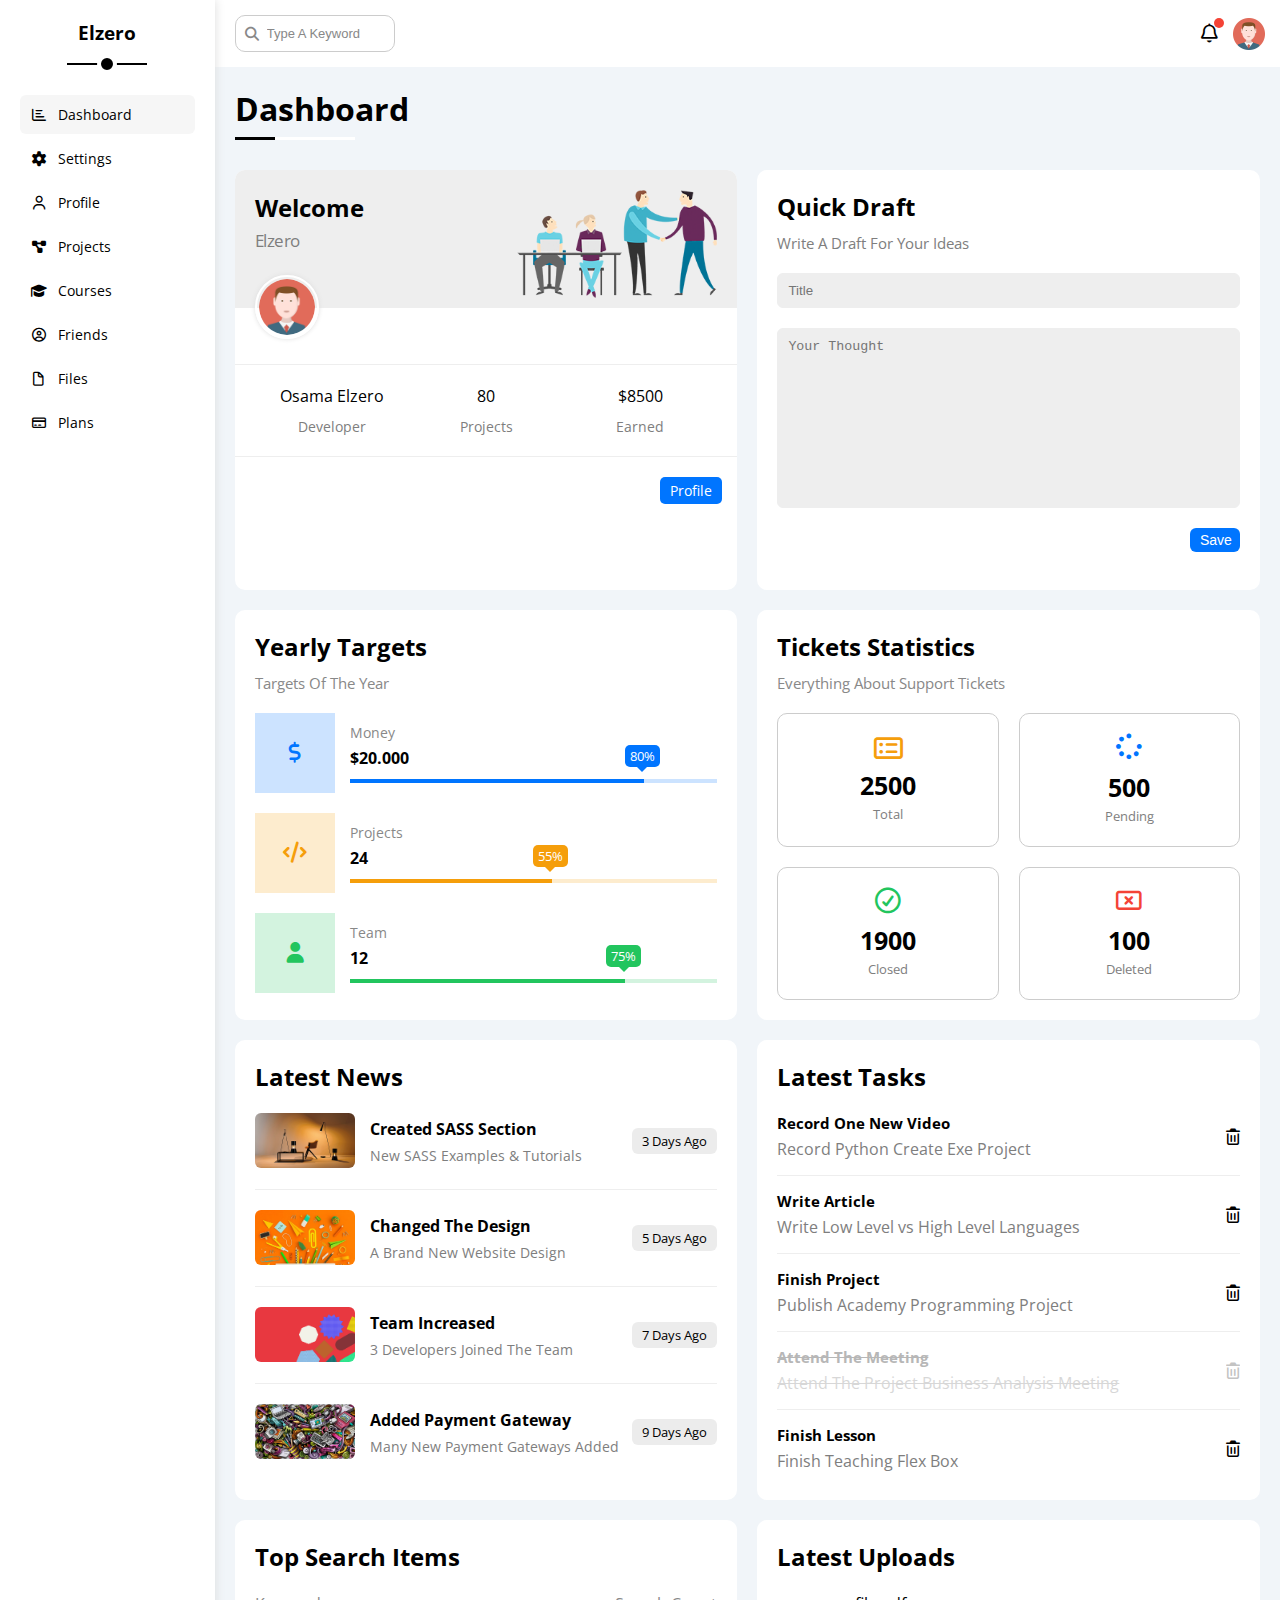
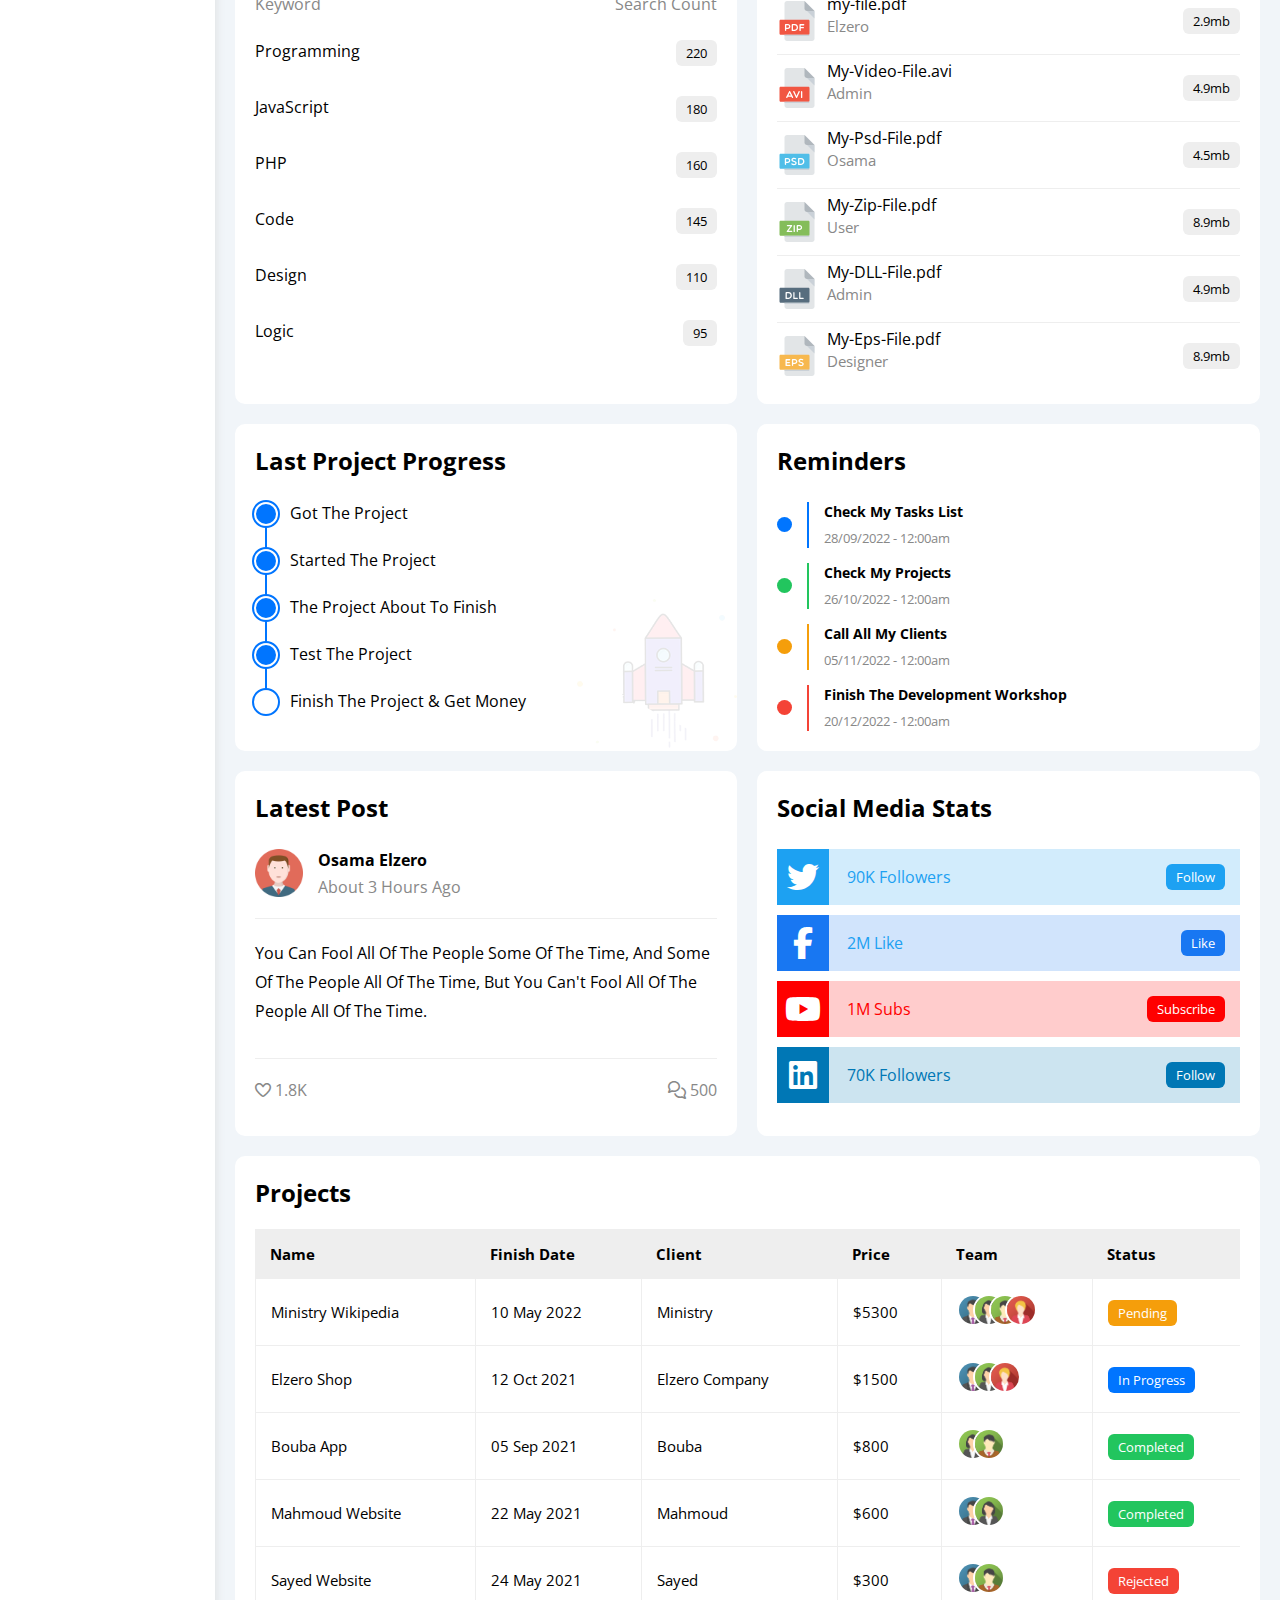
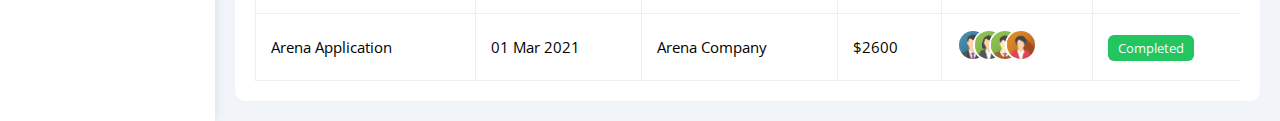
<file: index.html>
<!DOCTYPE html>
<html lang="en">
<head>
    <meta charset="UTF-8">
    <meta name="viewport" content="width=device-width, initial-scale=1.0">
    <title>Dashboard</title>
    <link rel="stylesheet" href="css/all.min.css">
    <link rel="stylesheet" href="css/framewoork.css">
    <link rel="stylesheet" href="css/master.css">
      <link rel="preconnect" href="https://fonts.googleapis.com" />
    <link rel="preconnect" href="https://fonts.gstatic.com" crossorigin />
    <link href="https://fonts.googleapis.com/css2?family=Open+Sans:wght@300;500&#038;display=swap" rel="stylesheet" />
</head>
<body>
    
    <div class="page d-flex">
        <div class="sidebar w-250  bg-white h-100 p-20 p-relativ">
            <h3 class=" t-align p-relativ">Elzero</h3>

            <ul class=" ">
                <li class="be-eee  d-flex  t-align-start rad-6 fs-14  ">
                    <a href="index.html"  class="active t-align-start  col-black"> 
                    <i class="fa-regular fa-chart-bar  fa-fw "></i>
                    <span class="">Dashboard</span>
                </a>
                
                </li>

                <li class="be-eee  d-flex p-5 mt-5 t-align-start rad-6 fs-14  ">
                    <a href="settings.html" class=" t-align-start p-5 col-black"> 
                    <i class="fa-solid fa-gear fa-fw "></i>
                    <span class="">Settings</span>
                </a>
                
                </li>

                <li class="be-eee  d-flex p-5 mt-5 t-align-start rad-6 fs-14  ">
                    <a href="Profile.html"  class=" t-align-start p-5 col-black"> 
                    <i class="fa-regular fa-user  fa-fw "></i>
                    <span class="">Profile</span>
                </a>
                </li>
                    <li class="be-eee  d-flex p-5 mt-5 t-align-start rad-6 fs-14  ">
                    <a href="Projects.html"  class=" t-align-start p-5 col-black"> 
                    <i class="fa-solid fa-diagram-project  fa-fw "></i>
                    <span class="">Projects</span>
                </a>
                
                </li>

                <li class="be-eee  d-flex p-5 mt-5 t-align-start rad-6 fs-14  ">
                    <a href="Courses.html"  class=" t-align-start p-5 col-black"> 
                    <i class="fa-solid fa-graduation-cap   fa-fw "></i>
                    <span class="">Courses</span>
                </a>
                
                </li>

                <li class="be-eee  d-flex p-5 mt-5 t-align-start rad-6 fs-14  ">
                    <a href="Friends.html" class=" t-align-start p-5 col-black"> 
                    <i class=" fa-regular fa-circle-user fa-fw"></i>
                    <span class="">Friends</span>
                </a>
                
                </li>

                <li class="be-eee  d-flex p-5 mt-5 t-align-start rad-6 fs-14  ">
                    <a href="Files.html" class=" t-align-start p-5 col-black"> 
                    <i class="fa-regular fa-file  fa-fw "></i>
                    <span class="">Files</span>
                </a>
                
                </li>

                <li class="be-eee  d-flex p-5 mt-5 t-align-start rad-6 fs-14  ">
                    <a href="Plans.html" class=" t-align-start p-5 col-black"> 
                    <i class="fa-regular fa-credit-card  fa-fw "></i>
                    <span class="">Plans</span>
                </a>
                
                </li>

            </ul>


        </div>
        
        <div class="content  ">
            <!-- start head --> 
            <div class="head">
                <div class="search">
                <input type="text" placeholder="Type A Keyword">
            </div>
            <div class="icons ">
                <span class="notification">
                <i class="fa-regular fa-bell "></i>
                </span>
                <img src="imgs/avatar.png" alt="" class="w-250 t-align">
            </div>
            </div>
            <!-- end head -->

            <!-- start Dashboard -->
            <div class="Dashboard " href="#Dashboard">
                <div class="">
                
                    <h1 class="logo">Dashboard</h1>
                </div>
                <div class="content ">
                    <div class="box-one d-block-mobile">
                        <div class="logo">
                            <div>
                            <h2>Welcome</h2>
                            <h3>Elzero</h3>
                        </div>
                        <img src="imgs/welcome.png" alt="photo">
                        </div>

                        
                            <img src="imgs/avatar.png" alt="photo" class="tx-c-mobile">
                        
                        <div class="body d-flex p-20 tx-c  block-mobail">
                            <div>Osama Elzero<span class="pt-10 d-block tx-c">Developer</span></div>
                            

                            <div>80<span class="pt-10 d-block tx-c">Projects</span></div>
                            

                            <div>$8500<span class="pt-10 d-block tx-c">Earned</span></div>
                            
                            
                        </div>
                        <a href="Profile.html" class="visit ">Profile</a>
                        </div>

                    <div class="box-two">
                        <div class="text">
                            <h2>Quick Draft</h2>
                            <h4 class="mb-20 mt-10">Write A Draft For Your Ideas</h4>
                        </div>
                        <div class="inputs ">
                            <form action="">
                            <input type="text" placeholder="Title" class="first-input mb-20 ">
                            <textarea name="" id="" placeholder="Your Thought" class="p-10"></textarea>
                            <input type="submit" class="visit" value="Save">
                        </form>
                        </div>
                    </div>

                    <div class="box-three p-20">
                        <div class="text ">
                            <h2>Yearly Targets</h2>
                            <p class=" mt-10  mb-20 fa-15  c-grey fa-we">Targets Of The Year</p>
                        </div>

                        <div class="cont d-flex tx-c mb-20">
                            <div class="bg-icon bg-blue-light  mr-10">
                                <i class="fa-solid fa-dollar-sign fa-lg c-blue "></i>
                            
                            </div> 
                            <div class="details ">
                                    <span class="fa-14 c-grey  mb-5">Money</span>
                                    <span class="d-block t-align-start mb-10 span-2">$20.000</span>

                                    <div class="progress block-mobail bg-blue-light">
                                        <span class="bg-blue ss" style="width: 80%">
                                            <span class="bg-blue nam  c-white">80%</span>
                                        </span>
                                    </div>
                                </div>
                        </div>

                        <div class="cont d-flex tx-c mb-20">
                            <div class="bg-icon bg-orange-light  mr-10 ">
                                <i class="fa-solid fa-code fa-lg c-orange "></i>
                            
                            </div> 
                            <div class="details ">
                                    <span class="fa-14 c-grey mb-5">Projects</span>
                                    <span class="d-block t-align-start mb-10 span-2">24</span>
                                    <div class="progress bg-orange-light">
                                        <span class="bg-orange" style="width: 55%">
                                            <span class="bg-orange  nam c-white ">55%</span>
                                        </span>
                                    </div>
                                </div>
                        </div>

                        <div class="cont d-flex tx-c ">
                            <div class="bg-icon  bg-green-light  mr-10">
                                <i class="fa-solid fa-user fa-lg    c-green "></i>
                            
                            </div> 
                            <div class="details">
                                    <span class="fa-14  c-grey mb-5">Team</span>
                                    <span class="d-block t-align-start mb-10 span-2">12</span>
                                    <div class="progress  bg-green-light">
                                        <span class="bg-green" style="width: 75%">
                                            <span class="bg-green nam c-white">75%</span>
                                        </span>
                                    </div>
                                </div>
                        </div>
                    </div>

                    <div class="box-four bg-white p-20 rad-10">
                         <div class="text ">
                            <h2>Tickets Statistics</h2>
                            <p class=" mt-10  mb-20 fa-15  c-grey fa-we">Everything About Support Tickets</p>
                        </div>
                        <div class="small-box">
                            <div class="box-one p-20 rad-10 tx-c border">
                                <i class="fa-regular fa-rectangle-list fa-28 mb-5 c-orange"></i>
                                <span class="d-block ">2500</span>
                                <span class="span-tx">Total</span>
                            </div>

                            <div class="box-two border rad-10 tx-c p-20">
                                <i class="fa-solid fa-spinner fa-em mb-10 c-blue"></i>
                                <span class="d-block ">500</span>
                                <span class="span-tx">Pending</span>
                            </div>

                            <div class="box-three rad-10 border p-20 tx-c">
                                <i class="fa-regular fa-circle-check fa-em mb-10 c-green"></i>
                                <span class="d-block ">1900</span>
                                <span class="span-tx">Closed</span>
                            </div>
                            <div class="box-four rad-10 border p-20 tx-c">
                                <i class="fa-regular fa-rectangle-xmark fa-em mb-10" style="color: #f44336;"></i>
                                <span class="d-block ">100</span>
                                <span class="span-tx">Deleted</span>
                            </div>
                        </div>
                    </div>

                    <div class="box-five bg-white p-20 rad-10">
                        <h2>Latest News</h2>

                        <div class="imge-news d-flex ">
                            <img src="imgs/news-01.png" alt="photo">

                            <div class="text-news ml-10 mt-5">
                                <h4>Created SASS Section</h4>
                                <p>New SASS Examples & Tutorials</p>
                                
                            </div>
                            <div class="time">
                                <span>3 Days Ago</span>
                            </div>
                        </div>
                        <div class="imge-news">
                            <img src="imgs/news-02.png" alt="photo">

                            <div class="text-news mt-5">
                                <h4>Changed The Design</h4>
                                <p>A Brand New Website Design</p>
                            </div>
                            <div class="time">
                                <span>5 Days Ago</span>
                            </div>
                        </div>
                        <div class="imge-news">
                            <img src="imgs/news-03.png" alt="photo">

                            <div class="text-news mt-5">
                                <h4>Team Increased</h4>
                                <p>3 Developers Joined The Team</p>
                            </div>
                            <div class="time">
                                <span>7 Days Ago</span>
                            </div>
                        </div>
                        <div class="imge-news remove-pading">
                            <img src="imgs/news-04.png" alt="photo">

                            <div class="text-news mt-5">
                                <h4>Added Payment Gateway</h4>
                                <p>Many New Payment Gateways Added</p>
                            </div>
                            <div class="time">
                                <span>9 Days Ago</span>
                            </div>
                        </div>
                    </div>

                    <div class="box-sex bg-white rad-10 p-20">
                        <h2 class="mb-20">Latest Tasks</h2>
                        <div class="titel d-flex ">
                            <div class="text">
                            <h4>Record One New Video</h4>
                            <p>Record Python Create Exe Project</p>
                            </div>
                            <div class="delete">
                                <i class="fa-regular fa-trash-can"></i>
                            </div>
                        </div>

                        <div class="titel d-flex ">
                            <div class="text">
                            <h4>Write Article</h4>
                            <p>Write Low Level vs High Level Languages</p>
                            </div>
                            <div class="delete">
                                <i class="fa-regular fa-trash-can"></i>
                            </div>
                        </div>
                        <div class="titel d-flex ">
                            <div class="text">
                            <h4>Finish Project</h4>
                            <p>Publish Academy Programming Project</p>
                            </div>
                            <div class="delete">
                                <i class="fa-regular fa-trash-can"></i>
                            </div>
                        </div>
                        <div class="titel d-flex line">
                            <div class="text">
                            <h4>Attend The Meeting</h4>
                            <p>Attend The Project Business Analysis Meeting</p>
                            </div>
                            <div class="delete">
                                <i class="fa-regular fa-trash-can"></i>
                            </div>
                        </div>
                        <div class="titel d-flex ">
                            <div class="text">
                            <h4>Finish Lesson</h4>
                            <p>Finish Teaching Flex Box</p>
                            </div>
                            <div class="delete">
                                <i class="fa-regular fa-trash-can"></i> 
                            </div>
                        </div>
                    
                    </div>

                    <div class="box-seven bg-white p-20 rad-10 pb-0">
                        <h2 class="mb-20">Top Search Items</h2>
                        <div class="text d-flex mb-10">
                            <span class="c-grey">Keyword</span>
                            <div class="titel m-auto">
                                <span class="c-grey">Search Count</span>
                            </div>
                        </div>

                        <div class="text d-flex  pb-15 ">
                            <span  >Programming</span>
                            <div class="info m-auto ">
                                <span  >220</span>
                            </div>
                        </div>

                         <div class="text d-flex   pb-15">
                            <span >JavaScript</span>
                            <div class="info m-auto">
                                <span >180</span>
                            </div>
                        </div>

                         <div class="text d-flex   pb-15">
                            <span  >PHP</span>
                            <div class="info m-auto">
                                <span  >160</span>
                            </div>
                        </div>

                         <div class="text d-flex pb-15 ">
                            <span  >Code</span>
                            <div class="info m-auto">
                                <span  >145</span>
                            </div>
                        </div>

                         <div class="text d-flex   pb-15">
                            <span >Design</span>
                            <div class="info m-auto">
                                <span  >110</span>
                            </div>
                        </div>

                         <div class="text d-flex ">
                            <span>Logic</span>
                            <div class="info m-auto">
                                <span >95</span>
                            </div>
                        </div>
                    </div>

                    <div class="box-eight bg-white p-20 rad-10">
                        <h2 class="mb-20">Latest Uploads</h2>
                        <div class="titel d-flex pb-5 mb-5">

                            <img src="imgs/pdf.svg" alt="photo" class="w-img-30">
                            
                            <div class="info ml-10">
                                <h4 class="fa-we">my-file.pdf</h4>
                                <span class="c-grey fa-15">Elzero</span>
                               
                            </div> 
                            <div class="value m-auto-top">
                                <span >2.9mb</span>
                            </div>
                            
                        </div>

                        <div class="titel d-flex pb-5 mb-5">

                            <img src="imgs/avi.svg" alt="photo" class="w-img-30">
                            
                            <div class="info ml-10">
                                <h4 class="fa-we">My-Video-File.avi</h4>
                                <span class="c-grey fa-15">Admin</span>
                               
                            </div> 
                            <div class="value m-auto-top">
                                <span >4.9mb</span>
                            </div>
                            
                        </div>

                        <div class="titel d-flex pb-5 mb-5">

                            <img src="imgs/psd.svg" alt="photo" class="w-img-30">
                            
                            <div class="info ml-10">
                                <h4 class="fa-we">My-Psd-File.pdf</h4>
                                <span class="c-grey fa-15">Osama</span>
                               
                            </div> 
                            <div class="value m-auto-top">
                                <span >4.5mb</span>
                            </div>
                            
                        </div>

                        <div class="titel d-flex pb-5 mb-5">

                            <img src="imgs/zip.svg" alt="photo" class="w-img-30">
                            
                            <div class="info ml-10">
                                <h4 class="fa-we">My-Zip-File.pdf</h4>
                                <span class="c-grey fa-15">User</span>
                               
                            </div> 
                            <div class="value m-auto-top">
                                <span >8.9mb</span>
                            </div>
                            
                        </div>


                        <div class="titel d-flex pb-5 mb-5">

                            <img src="imgs/dll.svg" alt="photo" class="w-img-30">
                            
                            <div class="info ml-10">
                                <h4 class="fa-we">My-DLL-File.pdf</h4>
                                <span class="c-grey fa-15">Admin</span>
                               
                            </div> 
                            <div class="value m-auto-top">
                                <span >4.9mb</span>
                            </div>
                            
                        </div>


                        <div class="titel d-flex mb-0">

                            <img src="imgs/eps.svg" alt="photo" class="w-img-30">
                            
                            <div class="info ml-10">
                                <h4 class="fa-we">My-Eps-File.pdf</h4>
                                <span class="c-grey fa-15">Designer</span>
                               
                            </div> 
                            <div class="value m-auto-top">
                                <span >8.9mb</span>
                            </div>
                            
                        </div>

                    </div>

                    <div class="box-nine p-20 bg-white rad-10 ">
                        <h2 >Last Project Progress</h2>

                            <ul class=" mt-20">
                            <li class="done mt-25 d-flex">Got The Project</li>
                            <li class="done mt-25 d-flex">Started The Project</li>
                            <li class="done mt-25">The Project About To Finish</li>
                            <li class="animation mt-25">Test The Project</li>
                            <li class="last-color mt-25">Finish The Project & Get Money</li>
                        </ul>
                        <img src="imgs/project.png" alt="photo" class="op-1 w-160 photo mobile-hid-photo">
                        
                    </div>
                    
                    <div class="box-ten p-20 rad-10 bg-white">
                        <h2 class="mb-25">Reminders</h2>
                        <div class="cont d-flex ">
                            <div class="icon w-15 h-15 bg-blue rad-50 d-flex key-2 t-align mr-15"></div>

                            <div class="titel d-block  bor-left-blue key">
                                <p class="fa-14  font-bold ">Check My Tasks List</p>
                                <span class="fa-we fa-13 c-grey">28/09/2022 - 12:00am</span>
                            </div>

                        </div>

                         <div class="cont d-flex ">
                            <div class="icon w-15 h-15 bg-green rad-50 d-flex  t-align mr-15"></div>

                            <div class="titel d-block bor-left-green ">
                                <p class="fa-14  font-bold">Check My Projects</p>
                                <span class="fa-we fa-13 c-grey">26/10/2022 - 12:00am</span>
                            </div>

                        </div>

                         <div class="cont d-flex ">
                            <div class="icon w-15 h-15 bg-orange rad-50 d-flex  t-align mr-15"></div>

                            <div class="titel d-block  bor-left-orange">
                                <p class="fa-14  font-bold">Call All My Clients</p>
                                <span class="fa-we fa-13 c-grey">05/11/2022 - 12:00am</span>
                            </div>

                        </div>

                         <div class="cont d-flex ">
                            <div class="icon w-15 h-15 bg-red rad-50 d-flex  t-align mr-15"></div>

                            <div class="titel d-block  bor-left-red">
                                <p class="fa-14  font-bold">Finish The Development Workshop</p>
                                <span class="fa-we fa-13 c-grey">20/12/2022 - 12:00am</span>
                            </div>

                        </div>
                    </div>
                    <div class="box-Eleven p-20 rad-10 bg-white">
                        <h2 class="mb-25">Latest Post</h2>

                        <div class="logo d-flex  ">
                            <img src="imgs/avatar.png" alt="photo" class="w-img-48 h-img-48 mr-15">

                            <div class="description">
                                <h4 class="mb-5">Osama Elzero</h4>
                                <p class="c-grey">About 3 Hours Ago</p>
                            </div>
                        </div>
                        <p class="titel border-top border-bottom mt-20 pt-20 pb-32 mb-20 capitalize line-height-1-8  txt-c-mobile  ">You can fool all of the people some of the time, and some of the people 
                            all of the time, but you can't fool all of the people all of the time.</p>
                            <div class="info c-grey d-flex t-align mt-20">
                                <div class="like">
                                    
                        <i class="fa-regular fa-heart c-grey t-align "></i>
                        <span >1.8K</span>
                                </div>

                        <div class="comment m-auto t-align">
                            <i class="fa-regular fa-comments "></i>
                            <span>500</span>
                        </div>

                            </div>
                    </div>

                    <div class="box-twelve p-20 bg-white rad-10">
                        <h2 class="mb-25">Social Media Stats</h2>
                        <div class="data d-flex bg-twitter-light">
                            <div class="icon">
                                
                            <i class="fa-brands fa-twitter bg-blue w-50 h-50 fa-2 t-align d-flex align-items-center bg-twitter "></i>
                            </div>
                           
                                <div class="text c-twitter ">
                                    <span>90K Followers</span>
                                </div>
                                <div class="follow  bg-twitter">
                                    <a href="#" id="Dashboard" class="d-flex m-auto c-white">Follow</a>
                                
                            </div>
                        </div>

                        <div class="data d-flex bg-facebook-light mt-10">
                            <div class="icon">
                                
                            <i class="fa-brands fa-facebook-f bg-blue w-50 h-50 fa-2 t-align d-flex align-items-center bg-facebook"></i>
                            </div>
                           
                                <div class="text c-facebook ">
                                    <span>2M Like</span>
                                </div>
                                <div class="follow bg-facebook">
                                    <a href="#" id="Dashboard" class="d-flex m-auto c-white bg-facebook">Like</a>
                                
                            </div>
                        </div>

                        <div class="data d-flex bg-youtube-light mt-10">
                            <div class="icon">
                                
                            <i class="fa-brands fa-youtube bg-youtube w-50 h-50 fa-2 t-align d-flex align-items-center bg-twitter"></i>
                            </div>
                           
                                <div class="text c-youtube ">
                                    <span>1M Subs</span>
                                </div>
                                <div class="follow  bg-youtube">
                                    <a href="#" id="Dashboard" class="d-flex m-auto c-white">Subscribe</a>
                                
                            </div>
                        </div>

                        <div class="data d-flex bg-linkedin-light mt-10">
                            <div class="icon">
                                
                            <i class="fa-brands fa-linkedin bg-linkedin w-50 h-50 fa-2 t-align d-flex align-items-center bg-twitter"></i>
                            </div>
                           
                                <div class="text c-linkedin ">
                                    <span>70K Followers</span>
                                </div>
                                <div class="follow  bg-linkedin">
                                    <a href="#" id="Dashboard" class="d-flex m-auto c-white">Follow</a>
                                
                            </div>
                        </div>
                    </div>

                     
                </div>
                <!--  -->
               
              </div>
              <!-- end Dashboard -->
                
                     <div class="last-box p-20 bg-white rad-10 m-20">
          <h2 class="mt-0 mb-20">Projects</h2>
          <div class="box-data">
            <table class="fs-15 w-full">
              <thead>
                <tr>
                  <td>Name</td>
                  <td>Finish Date</td>
                  <td>Client</td>
                  <td>Price</td>
                  <td>Team</td>
                  <td>Status</td>
                </tr>
              </thead>
              <tbody>
                <tr>
                  <td>Ministry Wikipedia</td>
                  <td>10 May 2022</td>
                  <td>Ministry</td>
                  <td>$5300</td>
                  <td>
                    <img decoding="async" src="imgs/team-01.png" alt="" />
                    <img decoding="async" src="imgs/team-02.png" alt="" />
                    <img decoding="async" src="imgs/team-03.png" alt="" />
                    <img decoding="async" src="imgs/team-05.png" alt="" />
                  </td>
                  <td>
                    <span class="label btn-shape bg-orange c-white">Pending</span>
                  </td>
                </tr>
                <tr>
                  <td>Elzero Shop</td>
                  <td>12 Oct 2021</td>
                  <td>Elzero Company</td>
                  <td>$1500</td>
                  <td>
                    <img decoding="async" src="imgs/team-01.png" alt="" />
                    <img decoding="async" src="imgs/team-02.png" alt="" />
                    <img decoding="async" src="imgs/team-05.png" alt="" />
                  </td>
                  <td><span class="label btn-shape bg-blue c-white">In Progress</span></td>
                </tr>
                <tr>
                  <td>Bouba App</td>
                  <td>05 Sep 2021</td>
                  <td>Bouba</td>
                  <td>$800</td>
                  <td>
                    <img decoding="async" src="imgs/team-02.png" alt="" />
                    <img decoding="async" src="imgs/team-03.png" alt="" />
                  </td>
                  <td><span class="label btn-shape bg-green c-white">Completed</span></td>
                </tr>
                <tr>
                  <td>Mahmoud Website</td>
                  <td>22 May 2021</td>
                  <td>Mahmoud</td>
                  <td>$600</td>
                  <td>
                    <img decoding="async" src="imgs/team-01.png" alt="" />
                    <img decoding="async" src="imgs/team-02.png" alt="" />
                  </td>
                  <td><span class="label btn-shape bg-green c-white">Completed</span></td>
                </tr>
                <tr>
                  <td>Sayed Website</td>
                  <td>24 May 2021</td>
                  <td>Sayed</td>
                  <td>$300</td>
                  <td>
                    <img decoding="async" src="imgs/team-01.png" alt="" />
                    <img decoding="async" src="imgs/team-03.png" alt="" />
                  </td>
                  <td><span class="label btn-shape bg-red c-white">Rejected</span></td>
                </tr>
                <tr>
                  <td>Arena Application</td>
                  <td>01 Mar 2021</td>
                  <td>Arena Company</td>
                  <td>$2600</td>
                  <td>
                    <img decoding="async" src="imgs/team-01.png" alt="" />
                    <img decoding="async" src="imgs/team-02.png" alt="" />
                    <img decoding="async" src="imgs/team-03.png" alt="" />
                    <img decoding="async" src="imgs/team-04.png" alt="" />
                  </td>
                  <td><span class="label btn-shape bg-green c-white">Completed</span></td>
                </tr>
              </tbody>
            </table>
          </div>
            </div>
            </div>

    </div>

</body>
</html>
</file>
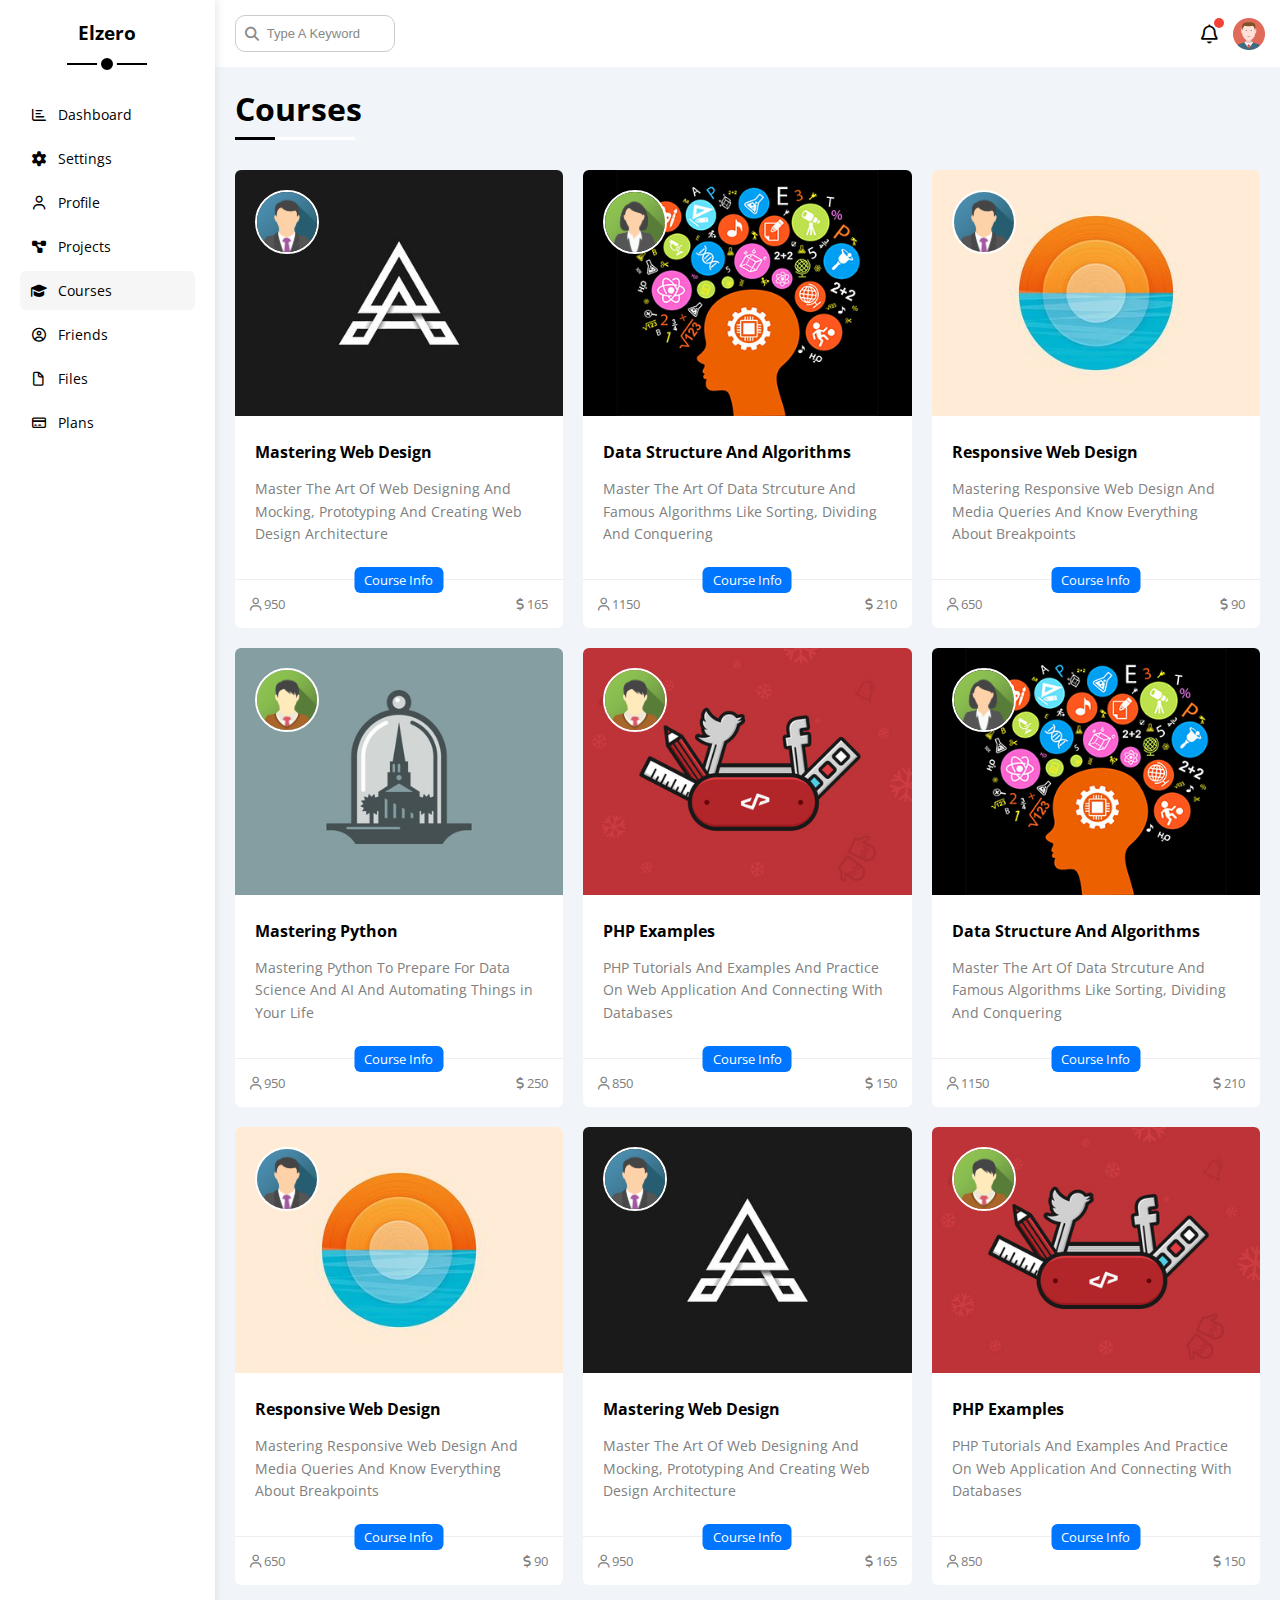
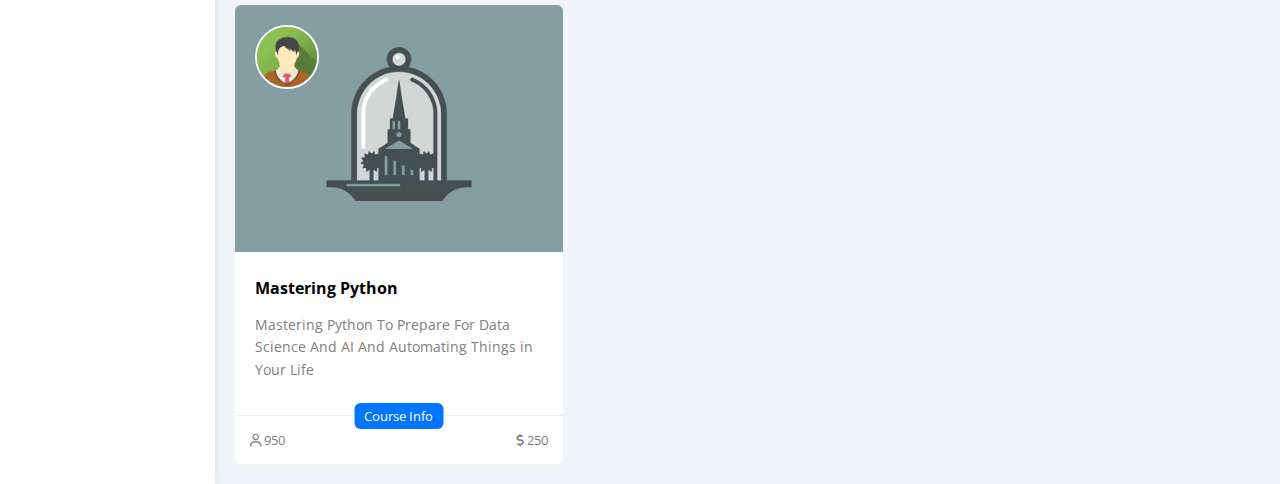
<file: Courses.html>
<!DOCTYPE html>
<html lang="en">
<head>
    <meta charset="UTF-8">
    <meta name="viewport" content="width=device-width, initial-scale=1.0">
    <title>Courses</title>
    
    <link rel="stylesheet" href="css/all.min.css">
    <link rel="stylesheet" href="css/framewoork.css">
      
    <link rel="stylesheet" href="css/framewoork.css">
    <link rel="stylesheet" href="css/framewoork.css">

    <link rel="stylesheet" href="css/master.css">  
      <link rel="preconnect" href="https://fonts.googleapis.com" />
    <link rel="preconnect" href="https://fonts.gstatic.com" crossorigin />
    <link href="https://fonts.googleapis.com/css2?family=Open+Sans:wght@300;500&#038;display=swap" rel="stylesheet" />
</head>
<body>
    <div class="page d-flex">
        <div class="sidebar w-250  bg-white h-100 p-20 p-relativ">
            <h3 class=" t-align p-relativ">Elzero</h3>

            <ul class=" ">
                <li class="be-eee  d-flex p-5 mt-5 t-align-start rad-6 fs-14  ">
                    <a href="index.html"  class=" t-align-start p-5 col-black"> 
                    
                    <i class="fa-regular fa-chart-bar  fa-fw "></i>
                    <span class="">Dashboard</span>
                </a>
                
                </li>
                <li class="be-eee  d-flex p-5 mt-5 t-align-start rad-6 fs-14  ">
                    <a href="settings.html" class=" t-align-start p-5 col-black"> 
                        <i class="fa-solid fa-gear fa-fw "></i>
                    <span class="">Settings</span>
                </a>
                
                </li>

                

                <li class="be-eee  d-flex mt-5 p-5 t-align-start rad-6 fs-14  ">
                    <a href="Profile.html"  class=" t-align-start p-5 col-black"> 
                    <i class="fa-regular fa-user  fa-fw "></i>
                    <span class="">Profile</span>
                </a>
                </li>
                    <li class="be-eee  d-flex mt-5 p-5 t-align-start rad-6 fs-14  ">
                    <a href="Projects.html"  class=" t-align-start p-5 col-black"> 
                    <i class="fa-solid fa-diagram-project  fa-fw "></i>
                    <span class="">Projects</span>
                </a>
                
                </li>


                <li class="be-eee  d-flex mt-5 t-align-start rad-6 fs-14  ">
                    <a href="Courses.html"  class="active t-align-start  col-black"> 
                    <i class="fa-solid fa-graduation-cap   fa-fw "></i>
                    <span class="">Courses</span>
                </a>
                
                </li>

                <li class="be-eee  d-flex p-5 mt-5 t-align-start rad-6 fs-14  ">
                    <a href="Friends.html"  class=" t-align-start p-5 col-black"> 
                    <i class=" fa-regular fa-circle-user fa-fw"></i>
                    <span class="">Friends</span>
                </a>
                
                </li>

                <li class="be-eee  d-flex p-5 mt-5 t-align-start rad-6 fs-14  ">
                    <a href="Files.html" class=" t-align-start p-5 col-black"> 
                    <i class="fa-regular fa-file  fa-fw "></i>
                    <span class="">Files</span>
                </a>
                
                </li>

                <li class="be-eee  d-flex p-5 mt-5 t-align-start rad-6 fs-14  ">
                    <a href="Plans.html" class=" t-align-start p-5 col-black"> 
                    <i class="fa-regular fa-credit-card  fa-fw "></i>
                    <span class="">Plans</span>
                </a>
                
                </li>

            </ul>


        </div>

         <div class="content  ">
            <!-- start head --> 
            <div class="head">
                <div class="search">
                <input type="text" placeholder="Type A Keyword">
            </div>
            <div class="icons ">
                <span class="notification">
                <i class="fa-regular fa-bell fa-lg"></i>
                </span>
                <img src="imgs/avatar.png" alt="" class="w-250 t-align">
            </div>
            </div>
            <!-- end head -->

            <!-- start Dashboard -->
            <div class="Dashboard " href="#Courses">
                <div class="">
                
                    <h1 class="logo">Courses</h1>
                </div>
                <!--  -->
               
              </div>
              <!-- end Dashboard -->

                <div class="Courses">

                    <div class="box-Courses bg-white  rad-6">
                        <img src="imgs/course-01.jpg" alt="photo">
                        <img src="imgs/team-01.png" alt="photo" class="imge-team">
                        <div class="text p-20">
                            <h4>Mastering Web Design</h4>
                            <p>Master The Art Of Web Designing And Mocking, Prototyping And Creating Web Design Architecture</p>
                        </div>

                        <div class="info ">
                                <span>Course Info</span>

                            <div>
                                <i class="fa-regular fa-user"></i>
                                950
                            </div>

                            <div>
                                <i class="fa-solid fa-dollar-sign"></i>
                                165
                            </div>
                            
                        </div>
                    </div>

                   <div class="box-Courses bg-white  rad-6">
                        <img src="imgs/course-02.jpg" alt="photo">
                        <img src="imgs/team-02.png" alt="photo" class="imge-team">
                        <div class="text p-20">
                            <h4>Data Structure And Algorithms</h4>
                            <p>Master The Art Of Data Strcuture And Famous Algorithms Like Sorting, Dividing And Conquering </p>
                        </div>

                        <div class="info ">
                                <span>Course Info</span>

                            <div>
                                <i class="fa-regular fa-user"></i>
                                1150
                            </div>

                            <div>
                                <i class="fa-solid fa-dollar-sign"></i>
                                210
                            </div>
                            
                        </div>
                    </div>
                    
                    <div class="box-Courses bg-white  rad-6">
                        <img src="imgs/course-03.jpg" alt="photo">
                        <img src="imgs/team-01.png" alt="photo" class="imge-team">
                        <div class="text p-20">
                            <h4>Responsive Web Design</h4>
                            <p>Mastering Responsive Web Design And Media Queries And Know Everything About Breakpoints </p>
                        </div>

                        <div class="info ">
                                <span>Course Info</span>

                            <div>
                                <i class="fa-regular fa-user"></i>
                                650
                            </div>

                            <div>
                                <i class="fa-solid fa-dollar-sign"></i>
                                90
                            </div>
                            
                        </div>
                    </div>

                    <div class="box-Courses bg-white  rad-6">
                        <img src="imgs/course-04.jpg" alt="photo">
                        <img src="imgs/team-03.png" alt="photo" class="imge-team">
                        <div class="text p-20">
                            <h4>Mastering Python</h4>
                            <p>Mastering Python To Prepare For Data Science And AI And Automating Things in Your Life </p>
                        </div>

                        <div class="info ">
                                <span>Course Info</span>

                            <div>
                                <i class="fa-regular fa-user"></i>
                                950
                            </div>

                            <div>
                                <i class="fa-solid fa-dollar-sign"></i>
                                250
                            </div>
                            
                        </div>
                    </div>

                    <div class="box-Courses bg-white  rad-6">
                        <img src="imgs/course-05.jpg" alt="photo">
                        <img src="imgs/team-03.png" alt="photo" class="imge-team">
                        <div class="text p-20">
                            <h4>PHP Examples</h4>
                            <p>PHP Tutorials And Examples And Practice On Web Application And Connecting With Databases </p>
                        </div>

                        <div class="info ">
                                <span>Course Info</span>

                            <div>
                                <i class="fa-regular fa-user"></i>
                                850
                            </div>

                            <div>
                                <i class="fa-solid fa-dollar-sign ss"></i>
                                150
                            </div>
                            
                        </div>
                    </div>


                    <div class="box-Courses bg-white  rad-6">
                        <img src="imgs/course-02.jpg" alt="photo">
                        <img src="imgs/team-02.png" alt="photo" class="imge-team">
                        <div class="text p-20">
                            <h4>Data Structure And Algorithms</h4>
                            <p>Master The Art Of Data Strcuture And Famous Algorithms Like Sorting, Dividing And Conquering </p>
                        </div>

                        <div class="info ">
                                <span>Course Info</span>

                            <div>
                                <i class="fa-regular fa-user"></i>
                                1150
                            </div>

                            <div>
                                <i class="fa-solid fa-dollar-sign"></i>
                                210
                            </div>
                            
                        </div>
                    </div>

                     <div class="box-Courses bg-white  rad-6">
                        <img src="imgs/course-03.jpg" alt="photo">
                        <img src="imgs/team-01.png" alt="photo" class="imge-team">
                        <div class="text p-20">
                            <h4>Responsive Web Design</h4>
                            <p>Mastering Responsive Web Design And Media Queries And Know Everything About Breakpoints </p>
                        </div>

                        <div class="info ">
                                <span>Course Info</span>

                            <div>
                                <i class="fa-regular fa-user"></i>
                                650
                            </div>

                            <div>
                                <i class="fa-solid fa-dollar-sign"></i>
                                90
                            </div>
                            
                        </div>
                    </div>

                    <div class="box-Courses bg-white  rad-6">
                        <img src="imgs/course-01.jpg" alt="photo">
                        <img src="imgs/team-01.png" alt="photo" class="imge-team">
                        <div class="text p-20">
                            <h4>Mastering Web Design</h4>
                            <p>Master The Art Of Web Designing And Mocking, Prototyping And Creating Web Design Architecture</p>
                        </div>

                        <div class="info ">
                                <span>Course Info</span>

                            <div>
                                <i class="fa-regular fa-user"></i>
                                950
                            </div>

                            <div>
                                <i class="fa-solid fa-dollar-sign"></i>
                                165
                            </div>
                            
                        </div>
                    </div>

                    <div class="box-Courses bg-white  rad-6">
                        <img src="imgs/course-05.jpg" alt="photo">
                        <img src="imgs/team-03.png" alt="photo" class="imge-team">
                        <div class="text p-20">
                            <h4>PHP Examples</h4>
                            <p>PHP Tutorials And Examples And Practice On Web Application And Connecting With Databases </p>
                        </div>

                        <div class="info ">
                                <span>Course Info</span>

                            <div>
                                <i class="fa-regular fa-user"></i>
                                850
                            </div>

                            <div>
                                <i class="fa-solid fa-dollar-sign ss"></i>
                                150
                            </div>
                            
                        </div>
                    </div>

                     <div class="box-Courses bg-white  rad-6">
                        <img src="imgs/course-04.jpg" alt="photo">
                        <img src="imgs/team-03.png" alt="photo" class="imge-team">
                        <div class="text p-20">
                            <h4>Mastering Python</h4>
                            <p>Mastering Python To Prepare For Data Science And AI And Automating Things in Your Life </p>
                        </div>

                        <div class="info ">
                                <span>Course Info</span>

                            <div>
                                <i class="fa-regular fa-user"></i>
                                950
                            </div>

                            <div>
                                <i class="fa-solid fa-dollar-sign"></i>
                                250
                            </div>
                            
                        </div>
                    </div>

                </div>
            </div>
    </div>

</body>
</html>
</file>
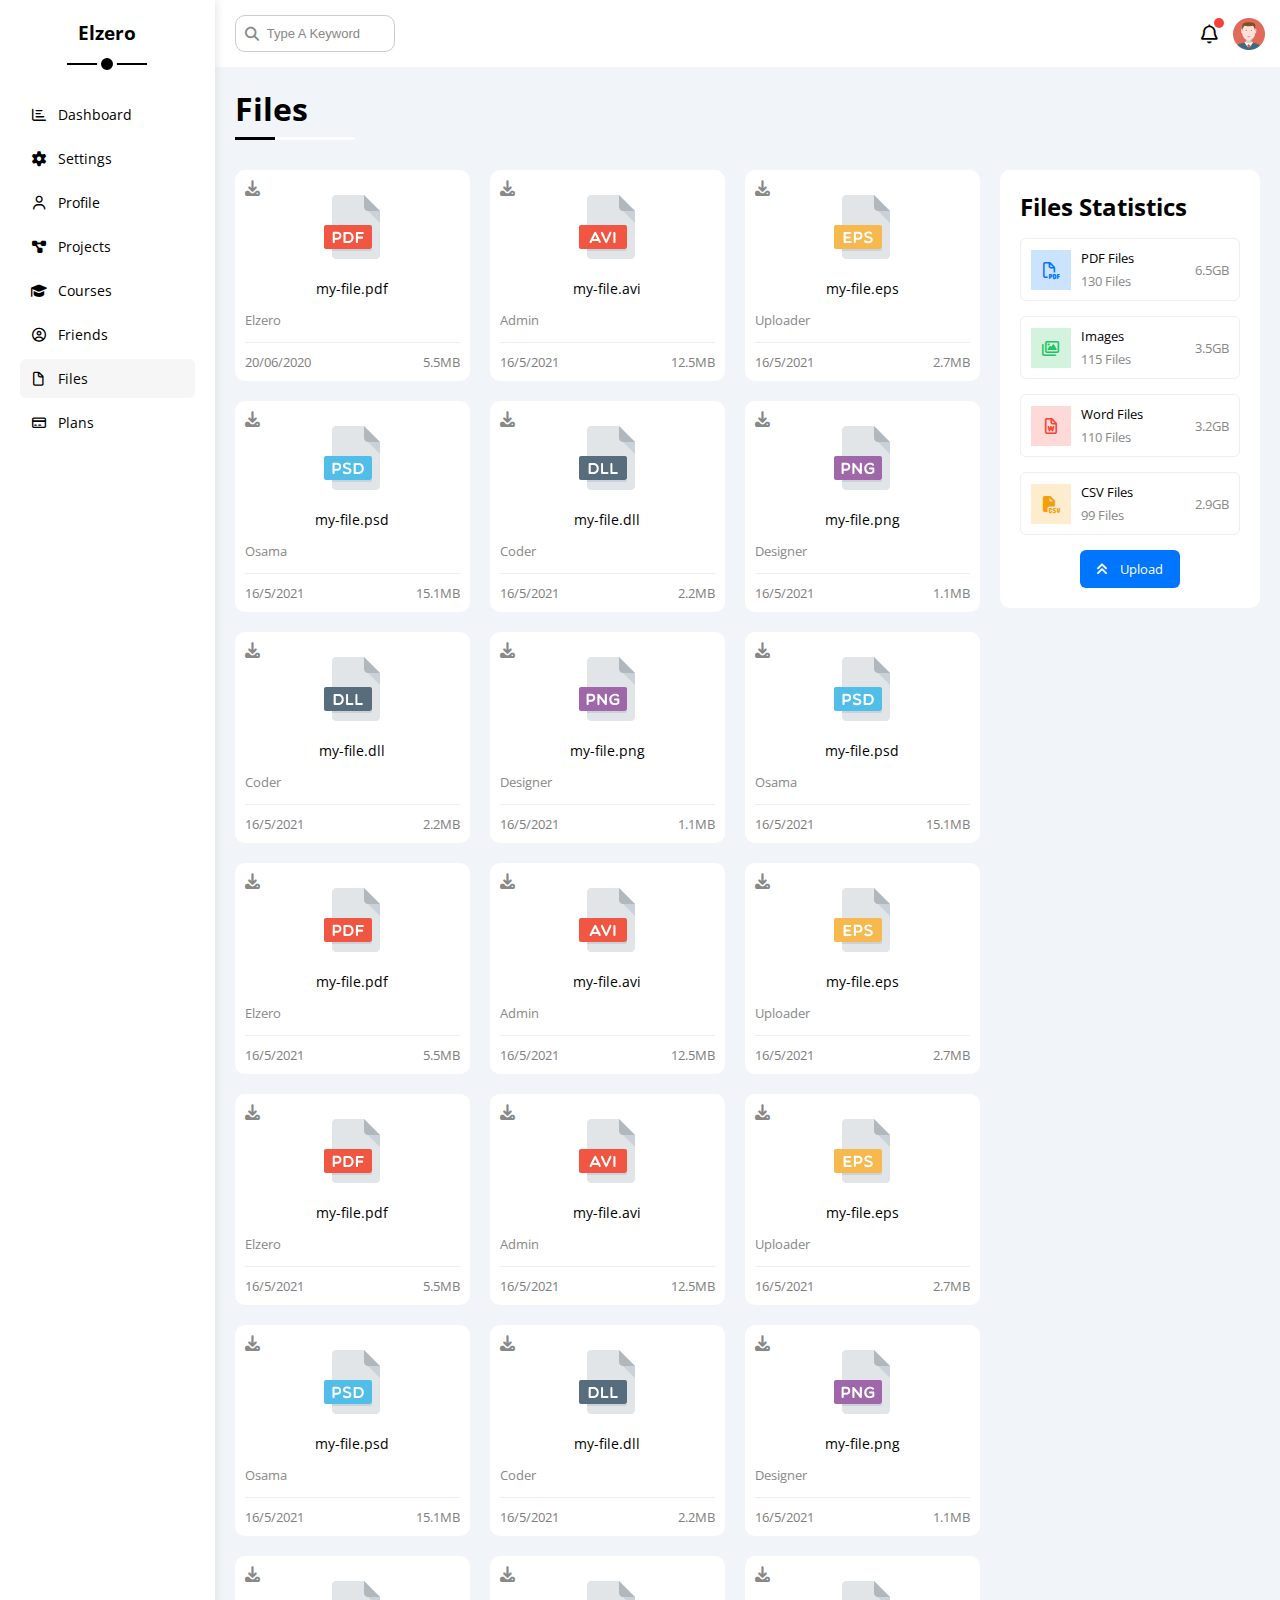
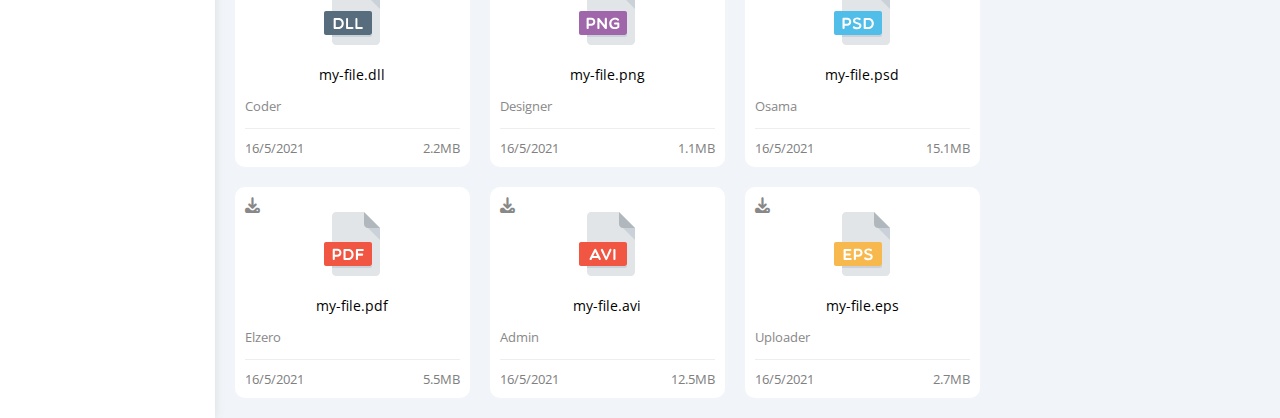
<file: Files.html>
<!DOCTYPE html>
<html lang="en">
<head>
    <meta charset="UTF-8">
    <meta name="viewport" content="width=device-width, initial-scale=1.0">
    <title>Files</title>
    
    <link rel="stylesheet" href="css/all.min.css">
    <link rel="stylesheet" href="css/framewoork.css">
      
    <link rel="stylesheet" href="css/framewoork.css">
    <link rel="stylesheet" href="css/framewoork.css">

    <link rel="stylesheet" href="css/master.css">  
      <link rel="preconnect" href="https://fonts.googleapis.com" />
    <link rel="preconnect" href="https://fonts.gstatic.com" crossorigin />
    <link href="https://fonts.googleapis.com/css2?family=Open+Sans:wght@300;500&#038;display=swap" rel="stylesheet" />
</head>
<body>
    <div class="page d-flex">
        <div class="sidebar w-250  bg-white h-100 p-20 p-relativ">
            <h3 class=" t-align p-relativ">Elzero</h3>

            <ul class=" ">
                <li class="be-eee  d-flex p-5 mt-5 t-align-start rad-6 fs-14  ">
                    <a href="index.html"  class=" t-align-start p-5 col-black"> 
                    
                    <i class="fa-regular fa-chart-bar  fa-fw "></i>
                    <span class="">Dashboard</span>
                </a>
                
                </li>
                <li class="be-eee  d-flex p-5 mt-5 t-align-start rad-6 fs-14  ">
                    <a href="settings.html" class=" t-align-start p-5 col-black"> 
                        <i class="fa-solid fa-gear fa-fw "></i>
                    <span class="">Settings</span>
                </a>
                
                </li>

                

                <li class="be-eee  d-flex mt-5 p-5 t-align-start rad-6 fs-14  ">
                    <a href="Profile.html" class=" t-align-start p-5 col-black"> 
                    <i class="fa-regular fa-user  fa-fw "></i>
                    <span class="">Profile</span>
                </a>
                </li>
                    <li class="be-eee  d-flex mt-5 p-5 t-align-start rad-6 fs-14  ">
                    <a href="Projects.html" class=" t-align-start p-5 col-black"> 
                    <i class="fa-solid fa-diagram-project  fa-fw "></i>
                    <span class="">Projects</span>
                </a>
                
                </li>


                <li class="be-eee  d-flex mt-5 p-5 t-align-start rad-6 fs-14  ">
                    <a href="Courses.html"  class=" t-align-start p-5  col-black"> 
                    <i class="fa-solid fa-graduation-cap   fa-fw "></i>
                    <span class="">Courses</span>
                </a>
                
                </li>

                <li class="be-eee  d-flex p-5 mt-5 t-align-start rad-6 fs-14  ">
                    <a href="Friends.html" class=" t-align-start p-5 col-black"> 
                    <i class=" fa-regular fa-circle-user fa-fw"></i>
                    <span class="">Friends</span>
                </a>
                
                </li>

                <li class="be-eee  d-flex  mt-5 t-align-start rad-6 fs-14  ">
                    <a href="Files.html" class="active t-align-start  col-black"> 
                    <i class="fa-regular fa-file  fa-fw "></i>
                    <span class="">Files</span>
                </a>
                
                </li>

                <li class="be-eee  d-flex p-5 mt-5 t-align-start rad-6 fs-14  ">
                    <a href="Plans.html" class=" t-align-start p-5 col-black"> 
                    <i class="fa-regular fa-credit-card  fa-fw "></i>
                    <span class="">Plans</span>
                </a>
                
                </li>

            </ul>


        </div>

         <div class="content  ">
            <!-- start head --> 
            <div class="head">
                <div class="search">
                <input type="text" placeholder="Type A Keyword">
            </div>
            <div class="icons ">
                <span class="notification">
                <i class="fa-regular fa-bell fa-lg"></i>
                </span>
                <img src="imgs/avatar.png" alt="" class="w-250 t-align">
            </div>
            </div>
            <!-- end head -->

            <!-- start Dashboard -->
            <div class="Dashboard " href="#Files">
                <div class="">
                
                    <h1 class="logo">Files</h1>
                </div>
                <!--  -->
                
              </div>
              <!-- end Dashboard -->

                <div class="Files">

                    <div class="Files-Statistics bg-white p-20 rad-10">

                        <h2 class="mb-15">Files Statistics</h2>
                        <div class="data-files mt-15 border p-10 rad-6  ">
                            <i class="fa-regular fa-file-pdf    c-blue icon  bg-blue-light mr-10"></i>
                            <div class="data ">
                                <div class="info fa-13 ">
                                <span>PDF Files</span>
                                <p class="c-grey mt-5">130 Files</p>
                            </div>
                            <div class="gega fa-13 c-grey">
                                6.5GB
                            </div>
                            </div>
                           
                                
                        </div>
                        
                        <div class="data-files mt-15 border p-10 rad-6  ">
                            <i class="fa-regular fa-images     c-green icon  bg-green-light mr-10"></i>
                            <div class="data ">
                                <div class="info fa-13 ">
                                <span>Images</span>
                                <p class="c-grey mt-5">115 Files</p>
                            </div>
                            <div class="gega fa-13 c-grey">
                                3.5GB
                            </div>
                            </div>
                           
                                
                        </div>

                        <div class="data-files mt-15 border p-10 rad-6  ">
                            <i class="fa-regular fa-file-word  c-red icon    bg-red-light mr-10 "></i>
                            <div class="data ">
                                <div class="info fa-13 ">
                                <span>Word Files</span>
                                <p class="c-grey mt-5">110 Files</p>
                            </div>
                            <div class="gega fa-13 c-grey">
                                3.2GB
                            </div>
                            </div>
                           
                                
                        </div>

                        <div class="data-files mt-15 border p-10 rad-6  ">
                            <i class="fa-solid fa-file-csv   c-orange icon  bg-orange-light mr-10"></i>
                            <div class="data ">
                                <div class="info fa-13 ">
                                <span>CSV Files</span>
                                <p class="c-grey mt-5">99 Files</p>
                            </div>
                            <div class="gega fa-13 c-grey">
                                2.9GB
                            </div>
                            </div>
                           
                                
                        </div>

                        <div class="Upload">
                            <a href="" class="c-white">
                                <i class="fa-solid fa-angles-up mr-10"></i>
                                Upload
                            </a>

                        </div>
                            
                        
                    </div>


                       
                    <div class="files-content d-flex ">

                       <div class="file bg-white p-10 rad-10">
                        <div class="icon t-align">
                            <img src="imgs/pdf.svg" alt="photo">
                        </div>
                            <div class="text">
                                <span class="t-align mb-10">my-file.pdf</span>
                            </div>
                            <i class="fa-solid fa-download c-grey "></i>
                            <span class="c-grey fa-13">Elzero</span>
                            <div class="date d-flex justify-content-between fa-13 ">
                                <span>20/06/2020</span>
                                <span>5.5MB</span>
                            </div> 
                    </div>

                     <div class="file bg-white p-10 rad-10">
                        <div class="icon t-align">
                            <img src="imgs/avi.svg" alt="photo">
                        </div>
                            <div class="text">
                                <span class="t-align mb-10">my-file.avi</span>
                            </div>
                            <i class="fa-solid fa-download c-grey "></i>
                            <span class="c-grey fa-13">Admin</span>
                            <div class="date d-flex justify-content-between fa-13 ">
                                <span>16/5/2021</span>
                                <span>12.5MB</span>
                            </div> 
                    </div>

                     <div class="file bg-white p-10 rad-10">
                        <div class="icon t-align">
                            <img src="imgs/eps.svg" alt="photo">
                        </div>
                            <div class="text">
                                <span class="t-align mb-10">my-file.eps</span>
                            </div>
                            <i class="fa-solid fa-download c-grey "></i>
                            <span class="c-grey fa-13">Uploader</span>
                            <div class="date d-flex justify-content-between fa-13 ">
                                <span>16/5/2021</span>
                                <span>2.7MB</span>
                            </div> 
                    </div>

                    <div class="file bg-white p-10 rad-10">
                        <div class="icon t-align">
                            <img src="imgs/psd.svg" alt="photo">
                        </div>
                            <div class="text">
                                <span class="t-align mb-10">my-file.psd</span>
                            </div>
                            <i class="fa-solid fa-download c-grey "></i>
                            <span class="c-grey fa-13">Osama</span>
                            <div class="date d-flex justify-content-between fa-13 ">
                                <span>16/5/2021</span>
                                <span>15.1MB</span>
                            </div> 
                    </div>

                    <div class="file bg-white p-10 rad-10">
                        <div class="icon t-align">
                            <img src="imgs/dll.svg" alt="photo">
                        </div>
                            <div class="text">
                                <span class="t-align mb-10">my-file.dll</span>
                            </div>
                            <i class="fa-solid fa-download c-grey "></i>
                            <span class="c-grey fa-13">Coder</span>
                            <div class="date d-flex justify-content-between fa-13 ">
                                <span>16/5/2021</span>
                                <span>2.2MB</span>
                            </div> 
                    </div>

                    <div class="file bg-white p-10 rad-10">
                        <div class="icon t-align">
                            <img src="imgs/png.svg" alt="photo">
                        </div>
                            <div class="text">
                                <span class="t-align mb-10">my-file.png</span>
                            </div>
                            <i class="fa-solid fa-download c-grey "></i>
                            <span class="c-grey fa-13">Designer</span>
                            <div class="date d-flex justify-content-between fa-13 ">
                                <span>16/5/2021</span>
                                <span>1.1MB</span>
                            </div> 
                    </div>


                    <div class="file bg-white p-10 rad-10">
                        <div class="icon t-align">
                            <img src="imgs/dll.svg" alt="photo">
                        </div>
                            <div class="text">
                                <span class="t-align mb-10">my-file.dll</span>
                            </div>
                            <i class="fa-solid fa-download c-grey "></i>
                            <span class="c-grey fa-13">Coder</span>
                            <div class="date d-flex justify-content-between fa-13 ">
                                <span>16/5/2021</span>
                                <span>2.2MB</span>
                            </div> 
                    </div>

                    <div class="file bg-white p-10 rad-10">
                        <div class="icon t-align">
                            <img src="imgs/png.svg" alt="photo">
                        </div>
                            <div class="text">
                                <span class="t-align mb-10">my-file.png</span>
                            </div>
                            <i class="fa-solid fa-download c-grey "></i>
                            <span class="c-grey fa-13">Designer</span>
                            <div class="date d-flex justify-content-between fa-13 ">
                                <span>16/5/2021</span>
                                <span>1.1MB</span>
                            </div> 
                    </div>

                    <div class="file bg-white p-10 rad-10">
                        <div class="icon t-align">
                            <img src="imgs/psd.svg" alt="photo">
                        </div>
                            <div class="text">
                                <span class="t-align mb-10">my-file.psd</span>
                            </div>
                            <i class="fa-solid fa-download c-grey "></i>
                            <span class="c-grey fa-13">Osama</span>
                            <div class="date d-flex justify-content-between fa-13 ">
                                <span>16/5/2021</span>
                                <span>15.1MB</span>
                            </div> 
                    </div>

                      <div class="file bg-white p-10 rad-10">
                        <div class="icon t-align">
                            <img src="imgs/pdf.svg" alt="photo">
                        </div>
                            <div class="text">
                                <span class="t-align mb-10">my-file.pdf</span>
                            </div>
                            <i class="fa-solid fa-download c-grey "></i>
                            <span class="c-grey fa-13">Elzero</span>
                            <div class="date d-flex justify-content-between fa-13 ">
                                <span>16/5/2021</span>
                                <span>5.5MB</span>
                            </div> 
                    </div>

                    <div class="file bg-white p-10 rad-10">
                        <div class="icon t-align">
                            <img src="imgs/avi.svg" alt="photo">
                        </div>
                            <div class="text">
                                <span class="t-align mb-10">my-file.avi</span>
                            </div>
                            <i class="fa-solid fa-download c-grey "></i>
                            <span class="c-grey fa-13">Admin</span>
                            <div class="date d-flex justify-content-between fa-13 ">
                                <span>16/5/2021</span>
                                <span>12.5MB</span>
                            </div> 
                    </div>

                    <div class="file bg-white p-10 rad-10">
                        <div class="icon t-align">
                            <img src="imgs/eps.svg" alt="photo">
                        </div>
                            <div class="text">
                                <span class="t-align mb-10">my-file.eps</span>
                            </div>
                            <i class="fa-solid fa-download c-grey "></i>
                            <span class="c-grey fa-13">Uploader</span>
                            <div class="date d-flex justify-content-between fa-13 ">
                                <span>16/5/2021</span>
                                <span>2.7MB</span>
                            </div> 
                    </div>


                    <div class="file bg-white p-10 rad-10">
                        <div class="icon t-align">
                            <img src="imgs/pdf.svg" alt="photo">
                        </div>
                            <div class="text">
                                <span class="t-align mb-10">my-file.pdf</span>
                            </div>
                            <i class="fa-solid fa-download c-grey "></i>
                            <span class="c-grey fa-13">Elzero</span>
                            <div class="date d-flex justify-content-between fa-13 ">
                                <span>16/5/2021</span>
                                <span>5.5MB</span>
                            </div> 
                    </div>

                     <div class="file bg-white p-10 rad-10">
                        <div class="icon t-align">
                            <img src="imgs/avi.svg" alt="photo">
                        </div>
                            <div class="text">
                                <span class="t-align mb-10">my-file.avi</span>
                            </div>
                            <i class="fa-solid fa-download c-grey "></i>
                            <span class="c-grey fa-13">Admin</span>
                            <div class="date d-flex justify-content-between fa-13 ">
                                <span>16/5/2021</span>
                                <span>12.5MB</span>
                            </div> 
                    </div>

                     <div class="file bg-white p-10 rad-10">
                        <div class="icon t-align">
                            <img src="imgs/eps.svg" alt="photo">
                        </div>
                            <div class="text">
                                <span class="t-align mb-10">my-file.eps</span>
                            </div>
                            <i class="fa-solid fa-download c-grey "></i>
                            <span class="c-grey fa-13">Uploader</span>
                            <div class="date d-flex justify-content-between fa-13 ">
                                <span>16/5/2021</span>
                                <span>2.7MB</span>
                            </div> 
                    </div>

                    <div class="file bg-white p-10 rad-10">
                        <div class="icon t-align">
                            <img src="imgs/psd.svg" alt="photo">
                        </div>
                            <div class="text">
                                <span class="t-align mb-10">my-file.psd</span>
                            </div>
                            <i class="fa-solid fa-download c-grey "></i>
                            <span class="c-grey fa-13">Osama</span>
                            <div class="date d-flex justify-content-between fa-13 ">
                                <span>16/5/2021</span>
                                <span>15.1MB</span>
                            </div> 
                    </div>

                    <div class="file bg-white p-10 rad-10">
                        <div class="icon t-align">
                            <img src="imgs/dll.svg" alt="photo">
                        </div>
                            <div class="text">
                                <span class="t-align mb-10">my-file.dll</span>
                            </div>
                            <i class="fa-solid fa-download c-grey "></i>
                            <span class="c-grey fa-13">Coder</span>
                            <div class="date d-flex justify-content-between fa-13 ">
                                <span>16/5/2021</span>
                                <span>2.2MB</span>
                            </div> 
                    </div>

                    <div class="file bg-white p-10 rad-10">
                        <div class="icon t-align">
                            <img src="imgs/png.svg" alt="photo">
                        </div>
                            <div class="text">
                                <span class="t-align mb-10">my-file.png</span>
                            </div>
                            <i class="fa-solid fa-download c-grey "></i>
                            <span class="c-grey fa-13">Designer</span>
                            <div class="date d-flex justify-content-between fa-13 ">
                                <span>16/5/2021</span>
                                <span>1.1MB</span>
                            </div> 
                    </div>


                    
                    <div class="file bg-white p-10 rad-10">
                        <div class="icon t-align">
                            <img src="imgs/dll.svg" alt="photo">
                        </div>
                            <div class="text">
                                <span class="t-align mb-10">my-file.dll</span>
                            </div>
                            <i class="fa-solid fa-download c-grey "></i>
                            <span class="c-grey fa-13">Coder</span>
                            <div class="date d-flex justify-content-between fa-13 ">
                                <span>16/5/2021</span>
                                <span>2.2MB</span>
                            </div> 
                    </div>

                    <div class="file bg-white p-10 rad-10">
                        <div class="icon t-align">
                            <img src="imgs/png.svg" alt="photo">
                        </div>
                            <div class="text">
                                <span class="t-align mb-10">my-file.png</span>
                            </div>
                            <i class="fa-solid fa-download c-grey "></i>
                            <span class="c-grey fa-13">Designer</span>
                            <div class="date d-flex justify-content-between fa-13 ">
                                <span>16/5/2021</span>
                                <span>1.1MB</span>
                            </div> 
                    </div>

                    <div class="file bg-white p-10 rad-10">
                        <div class="icon t-align">
                            <img src="imgs/psd.svg" alt="photo">
                        </div>
                            <div class="text">
                                <span class="t-align mb-10">my-file.psd</span>
                            </div>
                            <i class="fa-solid fa-download c-grey "></i>
                            <span class="c-grey fa-13">Osama</span>
                            <div class="date d-flex justify-content-between fa-13 ">
                                <span>16/5/2021</span>
                                <span>15.1MB</span>
                            </div> 
                    </div>

                      <div class="file bg-white p-10 rad-10">
                        <div class="icon t-align">
                            <img src="imgs/pdf.svg" alt="photo">
                        </div>
                            <div class="text">
                                <span class="t-align mb-10">my-file.pdf</span>
                            </div>
                            <i class="fa-solid fa-download c-grey "></i>
                            <span class="c-grey fa-13">Elzero</span>
                            <div class="date d-flex justify-content-between fa-13 ">
                                <span>16/5/2021</span>
                                <span>5.5MB</span>
                            </div> 
                    </div>

                    <div class="file bg-white p-10 rad-10">
                        <div class="icon t-align">
                            <img src="imgs/avi.svg" alt="photo">
                        </div>
                            <div class="text">
                                <span class="t-align mb-10">my-file.avi</span>
                            </div>
                            <i class="fa-solid fa-download c-grey "></i>
                            <span class="c-grey fa-13">Admin</span>
                            <div class="date d-flex justify-content-between fa-13 ">
                                <span>16/5/2021</span>
                                <span>12.5MB</span>
                            </div> 
                    </div>

                    <div class="file bg-white p-10 rad-10">
                        <div class="icon t-align">
                            <img src="imgs/eps.svg" alt="photo">
                        </div>
                            <div class="text">
                                <span class="t-align mb-10">my-file.eps</span>
                            </div>
                            <i class="fa-solid fa-download c-grey "></i>
                            <span class="c-grey fa-13">Uploader</span>
                            <div class="date d-flex justify-content-between fa-13 ">
                                <span>16/5/2021</span>
                                <span>2.7MB</span>
                            </div> 
                    </div>

                </div>
                
                  
            </div>
    </div>
    </div>

</body>
</html>
</file>
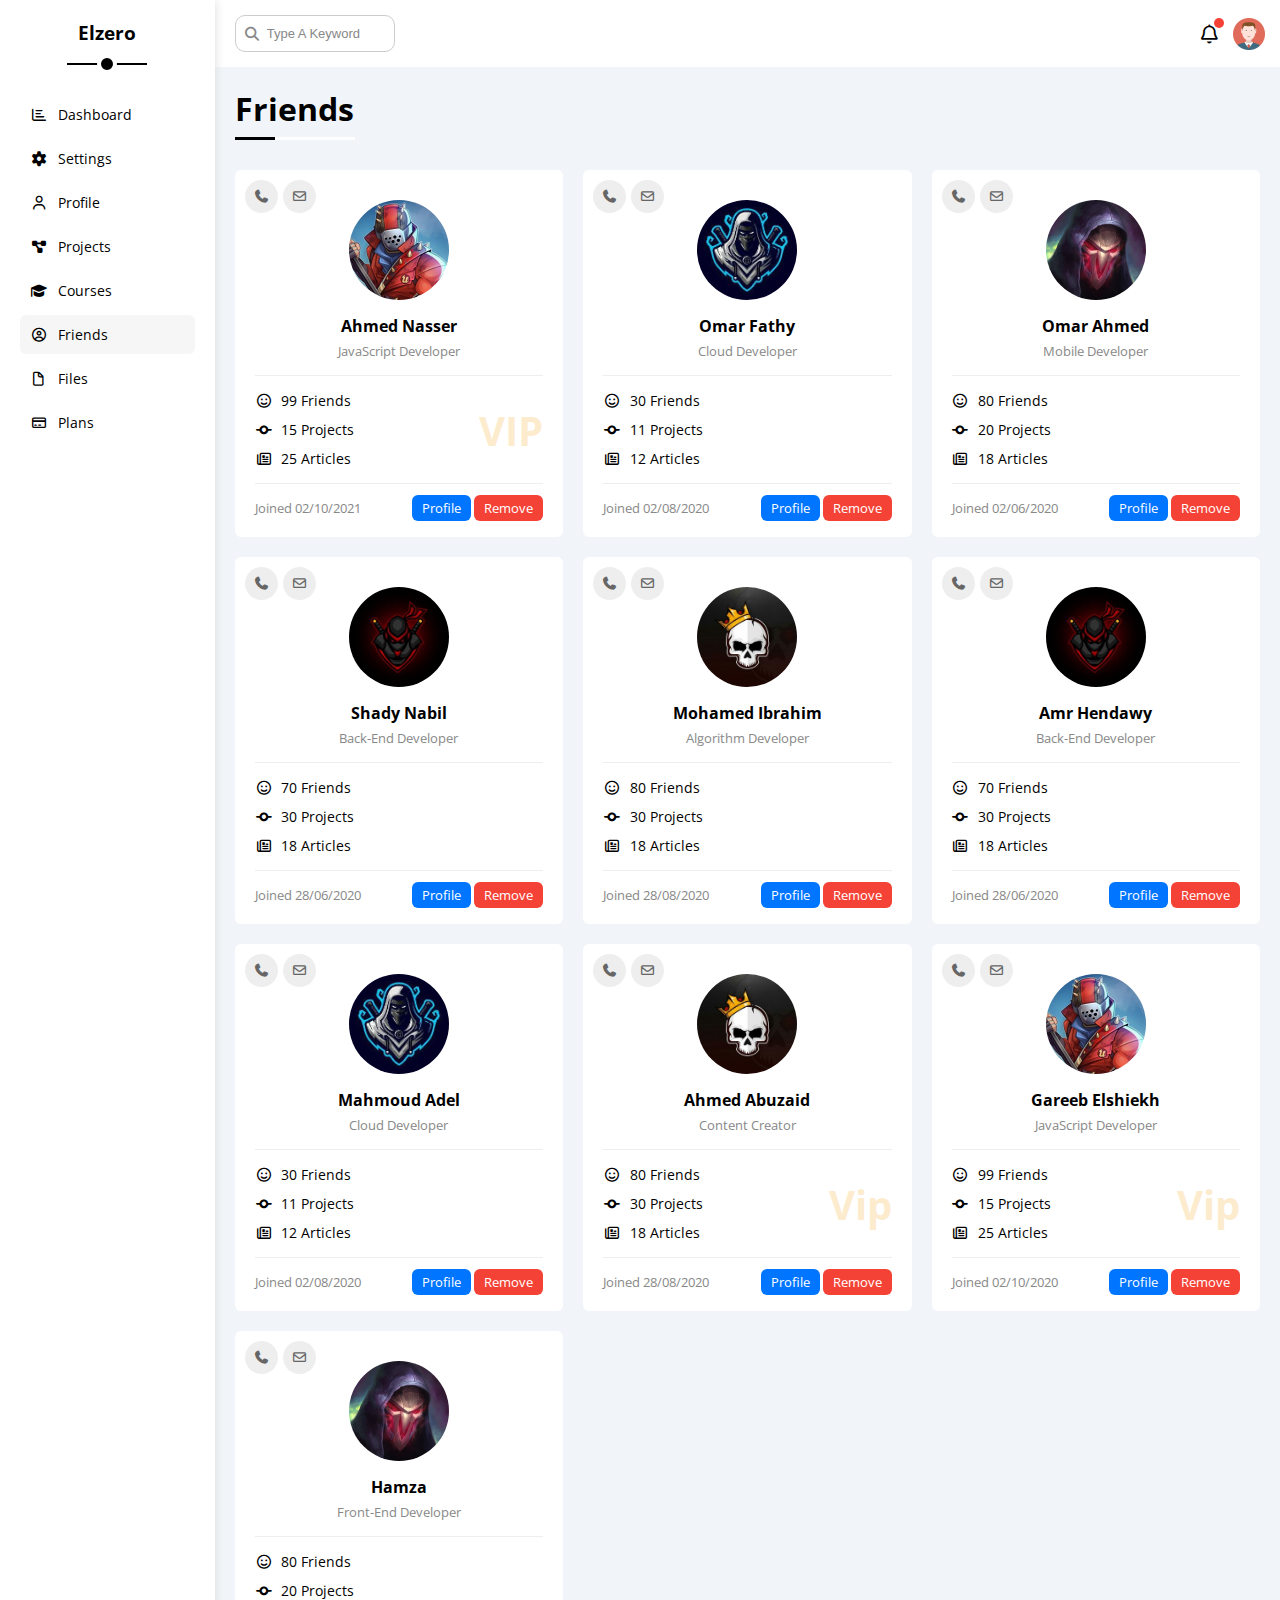
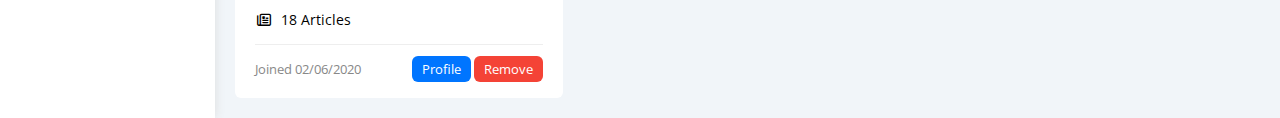
<file: Friends.html>
<!DOCTYPE html>
<html lang="en">
<head>
    <meta charset="UTF-8">
    <meta name="viewport" content="width=device-width, initial-scale=1.0">
    <title>Friends</title>
    
    <link rel="stylesheet" href="css/all.min.css">
    <link rel="stylesheet" href="css/framewoork.css">
      
    <link rel="stylesheet" href="css/framewoork.css">
    <link rel="stylesheet" href="css/framewoork.css">

    <link rel="stylesheet" href="css/master.css">  
      <link rel="preconnect" href="https://fonts.googleapis.com" />
    <link rel="preconnect" href="https://fonts.gstatic.com" crossorigin />
    <link href="https://fonts.googleapis.com/css2?family=Open+Sans:wght@300;500&#038;display=swap" rel="stylesheet" />
</head>
<body>
    <div class="page d-flex">
        <div class="sidebar w-250  bg-white h-100 p-20 p-relativ">
            <h3 class=" t-align p-relativ">Elzero</h3>

            <ul class=" ">
                <li class="be-eee  d-flex p-5 mt-5 t-align-start rad-6 fs-14  ">
                    <a href="index.html"  class=" t-align-start p-5 col-black"> 
                    
                    <i class="fa-regular fa-chart-bar  fa-fw "></i>
                    <span class="">Dashboard</span>
                </a>
                
                </li>
                <li class="be-eee  d-flex p-5 mt-5 t-align-start rad-6 fs-14  ">
                    <a href="settings.html" class=" t-align-start p-5 col-black"> 
                        <i class="fa-solid fa-gear fa-fw "></i>
                    <span class="">Settings</span>
                </a>
                
                </li>

                

                <li class="be-eee  d-flex mt-5 p-5 t-align-start rad-6 fs-14  ">
                    <a href="Profile.html" class=" t-align-start p-5 col-black"> 
                    <i class="fa-regular fa-user  fa-fw "></i>
                    <span class="">Profile</span>
                </a>
                </li>
                    <li class="be-eee  d-flex mt-5 p-5 t-align-start rad-6 fs-14  ">
                    <a href="Projects.html" class=" t-align-start p-5 col-black"> 
                    <i class="fa-solid fa-diagram-project  fa-fw "></i>
                    <span class="">Projects</span>
                </a>
                
                </li>


                <li class="be-eee  d-flex mt-5 p-5 t-align-start rad-6 fs-14  ">
                    <a href="Courses.html"  class=" t-align-start p-5  col-black"> 
                    <i class="fa-solid fa-graduation-cap   fa-fw "></i>
                    <span class="">Courses</span>
                </a>
                
                </li>

                <li class="be-eee  d-flex  mt-5 t-align-start rad-6 fs-14  ">
                    <a href="Friends.html" class="active t-align-start  col-black"> 
                    <i class=" fa-regular fa-circle-user fa-fw"></i>
                    <span class="">Friends</span>
                </a>
                
                </li>

                <li class="be-eee  d-flex p-5 mt-5 t-align-start rad-6 fs-14  ">
                    <a href="Files.html" class=" t-align-start p-5 col-black"> 
                    <i class="fa-regular fa-file  fa-fw "></i>
                    <span class="">Files</span>
                </a>
                
                </li>

                <li class="be-eee  d-flex p-5 mt-5 t-align-start rad-6 fs-14  ">
                    <a href="Plans.html" class=" t-align-start p-5 col-black"> 
                    <i class="fa-regular fa-credit-card  fa-fw "></i>
                    <span class="">Plans</span>
                </a>
                
                </li>

            </ul>


        </div>

         <div class="content  ">
            <!-- start head --> 
            <div class="head">
                <div class="search">
                <input type="text" placeholder="Type A Keyword">
            </div>
            <div class="icons ">
                <span class="notification">
                <i class="fa-regular fa-bell fa-lg"></i>
                </span>
                <img src="imgs/avatar.png" alt="" class="w-250 t-align">
            </div>
            </div>
            <!-- end head -->

            <!-- start Dashboard -->
            <div class="Dashboard " href="#Friends">
                <div class="">
                
                    <h1 class="logo">Friends</h1>
                </div>
                <!--  -->
               
              </div>
              <!-- end Dashboard -->

                <div class="Friends">
                    <div class="box bg-white p-20 rad-6">
                        <div class="t-align">
                        <img src="imgs/friend-01.jpg" alt="photo" class="rad-50 w-100px h-100px mt-10 mb-10">
                        <h4>Ahmed Nasser</h4>
                        <p class="fa-13 mt-5 c-grey">JavaScript Developer</p>
                    </div>

                    <div class="contact d-flex">
                        <i class="fa-solid fa-phone"></i>
                        <i class="fa-regular fa-envelope ml-5 "></i>
                    </div>

                    <div class="data">
                        <div>
                            <i class="fa-regular fa-face-smile fa-fw mr-2"></i>
                            <span> 99 Friends</span>
                        </div>

                        <div>
                            <i class="fa-solid fa-code-commit fa-fw mr-2"></i>
                            <span> 15 Projects</span>
                        </div>

                        <div>
                            <i class="fa-regular fa-newspaper fa-fw mr-2"></i>
                            <span> 25 Articles</span>
                        </div>

                        <span class="vip">VIP</span>
                    </div>

                    <div class="link d-flex ">
                        <span class="fa-13 c-grey">Joined 02/10/2021</span>
                        <div class="two-link">
                            <div>
                            <a href="Profile.html" class="btn-shape bg-blue ">Profile</a>
                        </div>
                        <div>
                            <a href="#" class="btn-shape bg-red">Remove</a>
                        </div>
                        </div>
                        
                    </div>
                    </div>

                    <div class="box bg-white p-20 rad-6">
                        <div class="t-align">
                        <img src="imgs/friend-02.jpg" alt="photo" class="rad-50 w-100px h-100px mt-10 mb-10">
                        <h4>Omar Fathy</h4>
                        <p class="fa-13 mt-5 c-grey">Cloud Developer</p>
                    </div>

                    <div class="contact d-flex">
                        <i class="fa-solid fa-phone"></i>
                        <i class="fa-regular fa-envelope ml-5 "></i>
                    </div>

                    <div class="data">
                        <div>
                            <i class="fa-regular fa-face-smile fa-fw mr-2"></i>
                            <span> 30 Friends</span>
                        </div>

                        <div>
                            <i class="fa-solid fa-code-commit fa-fw mr-2"></i>
                            <span> 11 Projects</span>
                        </div>

                        <div>
                            <i class="fa-regular fa-newspaper fa-fw mr-2"></i>
                            <span> 12 Articles</span>
                        </div>

                    </div>

                    <div class="link d-flex ">
                        <span class="fa-13 c-grey">Joined 02/08/2020</span>
                        <div class="two-link">
                            <div>
                            <a href="Profile.html" class="btn-shape bg-blue ">Profile</a>
                        </div>
                        <div>
                            <a href="#" class="btn-shape bg-red">Remove</a>
                        </div>
                        </div>
                        
                    </div>
                    </div>

                    <div class="box bg-white p-20 rad-6">
                        <div class="t-align">
                        <img src="imgs/friend-03.jpg" alt="photo" class="rad-50 w-100px h-100px mt-10 mb-10">
                        <h4>Omar Ahmed</h4>
                        <p class="fa-13 mt-5 c-grey">Mobile Developer</p>
                    </div>

                    <div class="contact d-flex">
                        <i class="fa-solid fa-phone"></i>
                        <i class="fa-regular fa-envelope ml-5 "></i>
                    </div>

                    <div class="data">
                        <div>
                            <i class="fa-regular fa-face-smile fa-fw mr-2"></i>
                            <span> 80 Friends</span>
                        </div>

                        <div>
                            <i class="fa-solid fa-code-commit fa-fw mr-2"></i>
                            <span> 20 Projects</span>
                        </div>

                        <div>
                            <i class="fa-regular fa-newspaper fa-fw mr-2"></i>
                            <span> 18 Articles</span>
                        </div>

                    </div>

                    <div class="link d-flex ">
                        <span class="fa-13 c-grey">Joined 02/06/2020</span>
                        <div class="two-link">
                            <div>
                            <a href="Profile.html" class="btn-shape bg-blue ">Profile</a>
                        </div>
                        <div>
                            <a href="#" class="btn-shape bg-red">Remove</a>
                        </div>
                        </div>
                        
                    </div>
                    </div>

                    <div class="box bg-white p-20 rad-6">
                        <div class="t-align">
                        <img src="imgs/friend-04.jpg" alt="photo" class="rad-50 w-100px h-100px mt-10 mb-10">
                        <h4>Shady Nabil</h4>
                        <p class="fa-13 mt-5 c-grey">Back-End Developer</p>
                    </div>

                    <div class="contact d-flex">
                        <i class="fa-solid fa-phone"></i>
                        <i class="fa-regular fa-envelope ml-5 "></i>
                    </div>

                    <div class="data">
                        <div>
                            <i class="fa-regular fa-face-smile fa-fw mr-2"></i>
                            <span> 70 Friends</span>
                        </div>

                        <div>
                            <i class="fa-solid fa-code-commit fa-fw mr-2"></i>
                            <span> 30 Projects</span>
                        </div>

                        <div>
                            <i class="fa-regular fa-newspaper fa-fw mr-2"></i>
                            <span> 18 Articles</span>
                        </div>

                    </div>

                    <div class="link d-flex ">
                        <span class="fa-13 c-grey">Joined 28/06/2020</span>
                        <div class="two-link">
                            <div>
                            <a href="Profile.html" class="btn-shape bg-blue ">Profile</a>
                        </div>
                        <div>
                            <a href="#" class="btn-shape bg-red">Remove</a>
                        </div>
                        </div>
                        
                    </div>
                    </div>

                    <div class="box bg-white p-20 rad-6">
                        <div class="t-align">
                        <img src="imgs/friend-05.jpg" alt="photo" class="rad-50 w-100px h-100px mt-10 mb-10">
                        <h4>Mohamed Ibrahim</h4>
                        <p class="fa-13 mt-5 c-grey">Algorithm Developer</p>
                    </div>

                    <div class="contact d-flex">
                        <i class="fa-solid fa-phone"></i>
                        <i class="fa-regular fa-envelope ml-5 "></i>
                    </div>

                    <div class="data">
                        <div>
                            <i class="fa-regular fa-face-smile fa-fw mr-2"></i>
                            <span> 80 Friends</span>
                        </div>

                        <div>
                            <i class="fa-solid fa-code-commit fa-fw mr-2"></i>
                            <span> 30 Projects</span>
                        </div>

                        <div>
                            <i class="fa-regular fa-newspaper fa-fw mr-2"></i>
                            <span> 18 Articles</span>
                        </div>

                    </div>

                    <div class="link d-flex ">
                        <span class="fa-13 c-grey">Joined 28/08/2020</span>
                        <div class="two-link">
                            <div>
                            <a href="Profile.html" class="btn-shape bg-blue ">Profile</a>
                        </div>
                        <div>
                            <a href="#" class="btn-shape bg-red">Remove</a>
                        </div>
                        </div>
                        
                    </div>
                    </div>


                    <div class="box bg-white p-20 rad-6">
                        <div class="t-align">
                        <img src="imgs/friend-04.jpg" alt="photo" class="rad-50 w-100px h-100px mt-10 mb-10">
                        <h4>Amr Hendawy</h4>
                        <p class="fa-13 mt-5 c-grey">Back-End Developer</p>
                    </div>

                    <div class="contact d-flex">
                        <i class="fa-solid fa-phone"></i>
                        <i class="fa-regular fa-envelope ml-5 "></i>
                    </div>

                    <div class="data">
                        <div>
                            <i class="fa-regular fa-face-smile fa-fw mr-2"></i>
                            <span> 70 Friends</span>
                        </div>

                        <div>
                            <i class="fa-solid fa-code-commit fa-fw mr-2"></i>
                            <span> 30 Projects</span>
                        </div>

                        <div>
                            <i class="fa-regular fa-newspaper fa-fw mr-2"></i>
                            <span> 18 Articles</span>
                        </div>

                    </div>

                    <div class="link d-flex ">
                        <span class="fa-13 c-grey">Joined 28/06/2020</span>
                        <div class="two-link">
                            <div>
                            <a href="Profile.html" class="btn-shape bg-blue ">Profile</a>
                        </div>
                        <div>
                            <a href="#" class="btn-shape bg-red">Remove</a>
                        </div>
                        </div>
                        
                    </div>
                    </div>

                    <div class="box bg-white p-20 rad-6">
                        <div class="t-align">
                        <img src="imgs/friend-02.jpg" alt="photo" class="rad-50 w-100px h-100px mt-10 mb-10">
                        <h4>Mahmoud Adel</h4>
                        <p class="fa-13 mt-5 c-grey">Cloud Developer</p>
                    </div>

                    <div class="contact d-flex">
                        <i class="fa-solid fa-phone"></i>
                        <i class="fa-regular fa-envelope ml-5 "></i>
                    </div>

                    <div class="data">
                        <div>
                            <i class="fa-regular fa-face-smile fa-fw mr-2"></i>
                            <span> 30 Friends</span>
                        </div>

                        <div>
                            <i class="fa-solid fa-code-commit fa-fw mr-2"></i>
                            <span> 11 Projects</span>
                        </div>

                        <div>
                            <i class="fa-regular fa-newspaper fa-fw mr-2"></i>
                            <span> 12 Articles</span>
                        </div>

                    </div>

                    <div class="link d-flex ">
                        <span class="fa-13 c-grey">Joined 02/08/2020</span>
                        <div class="two-link">
                            <div>
                            <a href="Profile.html" class="btn-shape bg-blue ">Profile</a>
                        </div>
                        <div>
                            <a href="#" class="btn-shape bg-red">Remove</a>
                        </div>
                        </div>
                        
                    </div>
                    </div>

                    <div class="box bg-white p-20 rad-6">
                        <div class="t-align">
                        <img src="imgs/friend-05.jpg" alt="photo" class="rad-50 w-100px h-100px mt-10 mb-10">
                        <h4>Ahmed Abuzaid</h4>
                        <p class="fa-13 mt-5 c-grey">Content Creator</p>
                    </div>

                    <div class="contact d-flex">
                        <i class="fa-solid fa-phone"></i>
                        <i class="fa-regular fa-envelope ml-5 "></i>
                    </div>

                    <div class="data">
                        <div>
                            <i class="fa-regular fa-face-smile fa-fw mr-2"></i>
                            <span> 80 Friends</span>
                        </div>

                        <div>
                            <i class="fa-solid fa-code-commit fa-fw mr-2"></i>
                            <span> 30 Projects</span>
                        </div>

                        <div>
                            <i class="fa-regular fa-newspaper fa-fw mr-2"></i>
                            <span> 18 Articles</span>
                        </div>
                        <span class="vip">Vip</span>

                    </div>

                    <div class="link d-flex ">
                        <span class="fa-13 c-grey">Joined 28/08/2020</span>
                        <div class="two-link">
                            <div>
                            <a href="Profile.html" class="btn-shape bg-blue ">Profile</a>
                        </div>
                        <div>
                            <a href="#" class="btn-shape bg-red">Remove</a>
                        </div>
                        </div>
                        
                    </div>
                    </div>

                     <div class="box bg-white p-20 rad-6">
                        <div class="t-align">
                        <img src="imgs/friend-01.jpg" alt="photo" class="rad-50 w-100px h-100px mt-10 mb-10">
                        <h4>Gareeb Elshiekh</h4>
                        <p class="fa-13 mt-5 c-grey">JavaScript Developer</p>
                    </div>

                    <div class="contact d-flex">
                        <i class="fa-solid fa-phone"></i>
                        <i class="fa-regular fa-envelope ml-5 "></i>
                    </div>

                    <div class="data">
                        <div>
                            <i class="fa-regular fa-face-smile fa-fw mr-2"></i>
                            <span> 99 Friends</span>
                        </div>

                        <div>
                            <i class="fa-solid fa-code-commit fa-fw mr-2"></i>
                            <span> 15 Projects</span>
                        </div>

                        <div>
                            <i class="fa-regular fa-newspaper fa-fw mr-2"></i>
                            <span> 25 Articles</span>
                        </div>

                        <span class="vip">Vip</span>
                    </div>

                    <div class="link d-flex ">
                        <span class="fa-13 c-grey">Joined 02/10/2020</span>
                        <div class="two-link">
                            <div>
                            <a href="Profile.html" class="btn-shape bg-blue ">Profile</a>
                        </div>
                        <div>
                            <a href="#" class="btn-shape bg-red">Remove</a>
                        </div>
                        </div>
                        
                    </div>
                    </div>

                    <div class="box bg-white p-20 rad-6">
                        <div class="t-align">
                        <img src="imgs/friend-03.jpg" alt="photo" class="rad-50 w-100px h-100px mt-10 mb-10">
                        <h4>Hamza</h4>
                        <p class="fa-13 mt-5 c-grey">Front-End Developer</p>
                    </div>

                    <div class="contact d-flex">
                        <i class="fa-solid fa-phone"></i>
                        <i class="fa-regular fa-envelope ml-5 "></i>
                    </div>

                    <div class="data">
                        <div>
                            <i class="fa-regular fa-face-smile fa-fw mr-2"></i>
                            <span> 80 Friends</span>
                        </div>

                        <div>
                            <i class="fa-solid fa-code-commit fa-fw mr-2"></i>
                            <span> 20 Projects</span>
                        </div>

                        <div>
                            <i class="fa-regular fa-newspaper fa-fw mr-2"></i>
                            <span> 18 Articles</span>
                        </div>

                    </div>

                    <div class="link d-flex ">
                        <span class="fa-13 c-grey">Joined 02/06/2020</span>
                        <div class="two-link">
                            <div>
                            <a href="Profile.html" class="btn-shape bg-blue ">Profile</a>
                        </div>
                        <div>
                            <a href="#" class="btn-shape bg-red">Remove</a>
                        </div>
                        </div>
                        
                    </div>
                    </div>

                </div>
            </div>
    </div>

</body>
</html>
</file>
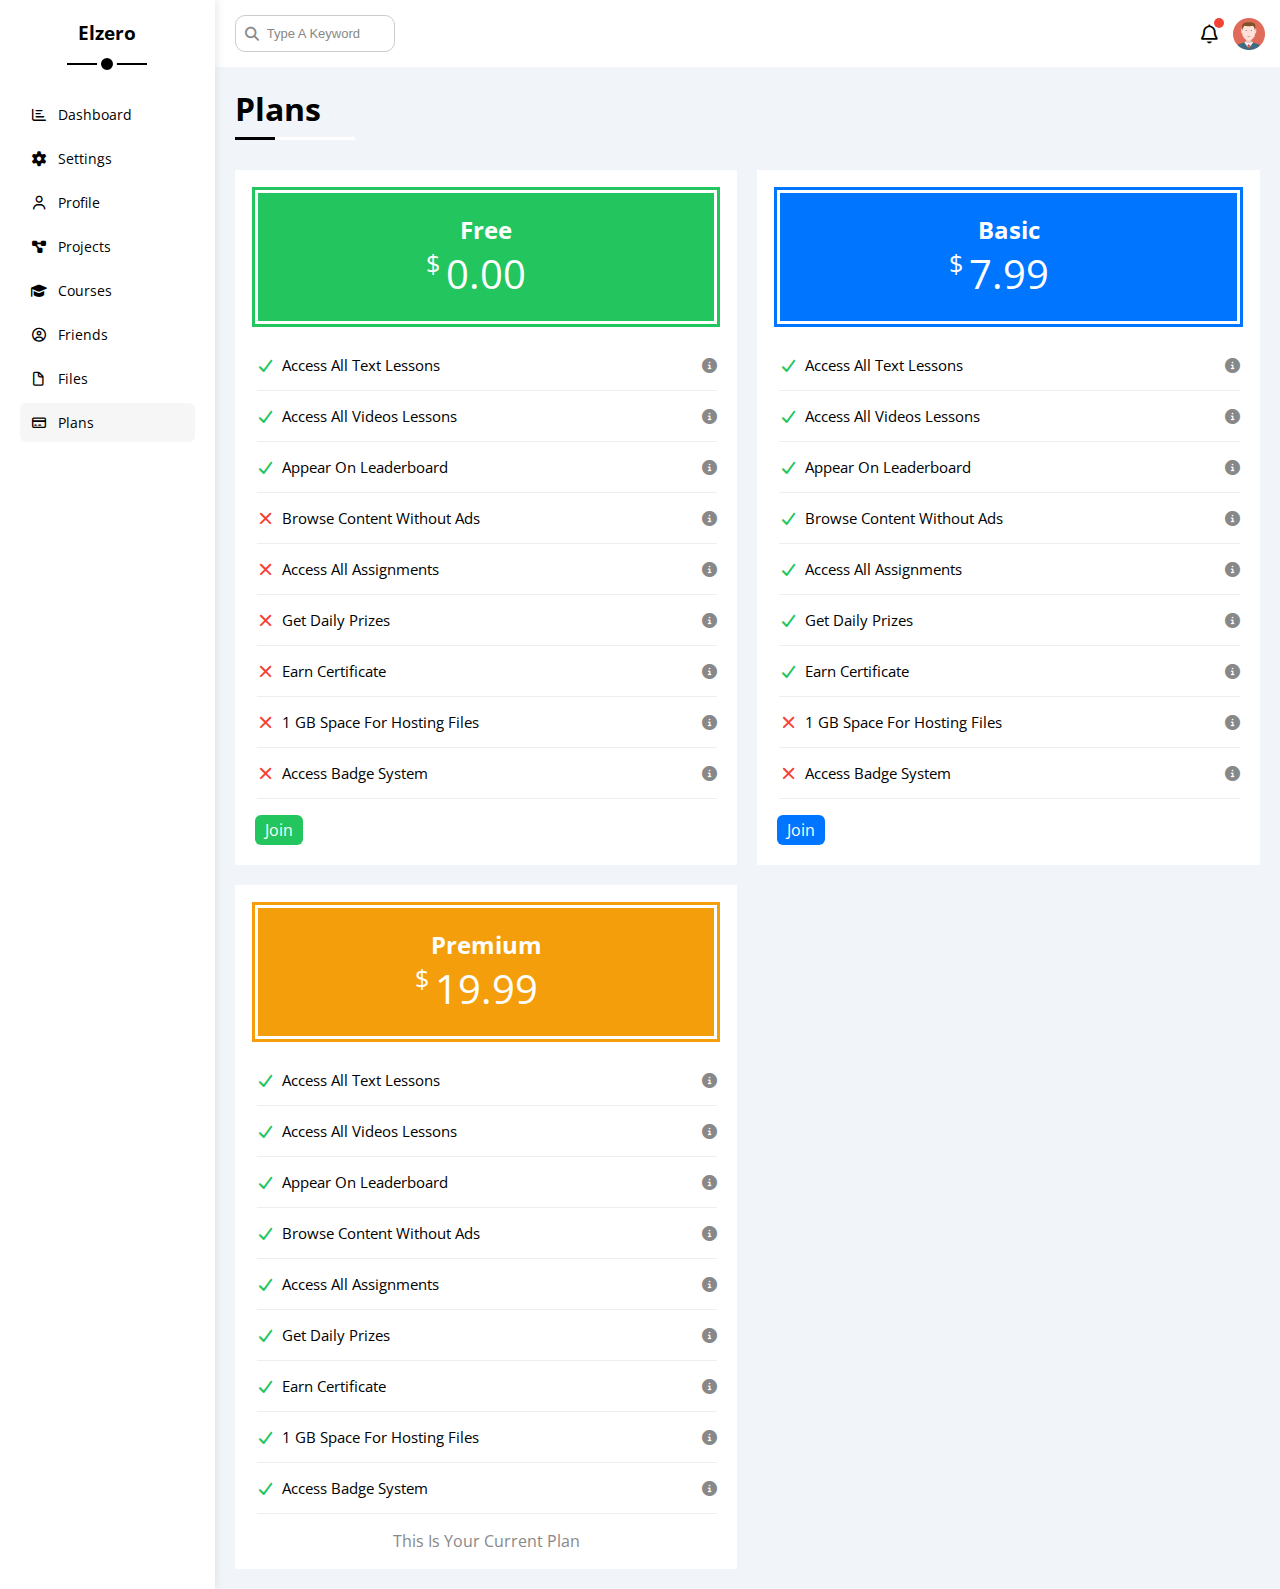
<file: Plans.html>
<!DOCTYPE html>
<html lang="en">
<head>
    <meta charset="UTF-8">
    <meta name="viewport" content="width=device-width, initial-scale=1.0">
    <title>Plans</title>
    
    <link rel="stylesheet" href="css/all.min.css">
    <link rel="stylesheet" href="css/framewoork.css">
      
    <link rel="stylesheet" href="css/framewoork.css">
    <link rel="stylesheet" href="css/framewoork.css">

    <link rel="stylesheet" href="css/master.css">  
      <link rel="preconnect" href="https://fonts.googleapis.com" />
    <link rel="preconnect" href="https://fonts.gstatic.com" crossorigin />
    <link href="https://fonts.googleapis.com/css2?family=Open+Sans:wght@300;500&#038;display=swap" rel="stylesheet" />
</head>
<body>
    <div class="page d-flex">
        <div class="sidebar w-250  bg-white h-100 p-20 p-relativ">
            <h3 class=" t-align p-relativ">Elzero</h3>

            <ul class=" ">
                <li class="be-eee  d-flex p-5 mt-5 t-align-start rad-6 fs-14  ">
                    <a href="index.html"  class=" t-align-start p-5 col-black"> 
                    
                    <i class="fa-regular fa-chart-bar  fa-fw "></i>
                    <span class="">Dashboard</span>
                </a>
                
                </li>
                <li class="be-eee  d-flex p-5 mt-5 t-align-start rad-6 fs-14  ">
                    <a href="settings.html" class=" t-align-start p-5 col-black"> 
                        <i class="fa-solid fa-gear fa-fw "></i>
                    <span class="">Settings</span>
                </a>
                
                </li>

                

                <li class="be-eee  d-flex mt-5 p-5 t-align-start rad-6 fs-14  ">
                    <a href="Profile.html" class=" t-align-start p-5 col-black"> 
                    <i class="fa-regular fa-user  fa-fw "></i>
                    <span class="">Profile</span>
                </a>
                </li>
                    <li class="be-eee  d-flex mt-5 p-5 t-align-start rad-6 fs-14  ">
                    <a href="Projects.html" class=" t-align-start p-5 col-black"> 
                    <i class="fa-solid fa-diagram-project  fa-fw "></i>
                    <span class="">Projects</span>
                </a>
                
                </li>


                <li class="be-eee  d-flex mt-5 p-5 t-align-start rad-6 fs-14  ">
                    <a href="Courses.html"  class=" t-align-start p-5  col-black"> 
                    <i class="fa-solid fa-graduation-cap   fa-fw "></i>
                    <span class="">Courses</span>
                </a>
                
                </li>

                <li class="be-eee  d-flex p-5 mt-5 t-align-start rad-6 fs-14  ">
                    <a href="Friends.html" class=" t-align-start p-5 col-black"> 
                    <i class=" fa-regular fa-circle-user fa-fw"></i>
                    <span class="">Friends</span>
                </a>
                
                </li>

                <li class="be-eee  d-flex p-5 mt-5 t-align-start rad-6 fs-14  ">
                    <a href="Files.html" class=" t-align-start p-5 col-black"> 
                    <i class="fa-regular fa-file  fa-fw "></i>
                    <span class="">Files</span>
                </a>
                
                </li>

                <li class="be-eee  d-flex  mt-5 t-align-start rad-6 fs-14  ">
                    <a href="Plans.html" class="active t-align-start  col-black"> 
                    <i class="fa-regular fa-credit-card  fa-fw "></i>
                    <span class="">Plans</span>
                </a>
                
                </li>

            </ul>


        </div>

         <div class="content  ">
            <!-- start head --> 
            <div class="head">
                <div class="search">
                <input type="text" placeholder="Type A Keyword">
            </div>
            <div class="icons ">
                <span class="notification">
                <i class="fa-regular fa-bell fa-lg"></i>
                </span>
                <img src="imgs/avatar.png" alt="" class="w-250 t-align">
            </div>
            </div>
            <!-- end head -->

            <!-- start Dashboard -->
            <div class="Dashboard " href="#Plans">
                <div class="">
                
                    <h1 class="logo">Plans</h1>
                </div>
                <!--  -->
               
              </div>
              <!-- end Dashboard -->

              <div class="Plans">
                <div class="Plans-box p-20 bg-white ">
                    <div class="logo bg-green">
                        <div class="text bg-green">
                            <h2>Free</h2>
                            <div>
                                <span>0.00</span>
                            </div>
                        </div>
                    </div>

                        <ul class="mt-10 mb-10">
                            <li class="d-flex align-items-center pt-15 pb-15 fa-15">
                                <i class="fa-solid fa-check fa-fw yes mr-5 c-green fa-18"></i>
                                <div class="info d-flex justify-content-between  w-100-p align-items-center">
                                        <span class="">Access All Text Lessons</span>
                                        <i class="fa-solid fa-circle-info help c-grey  "></i>
                                    
                                    
                                </div>
                            </li>
                            <li class="d-flex align-items-center pt-15 pb-15 fa-15">
                                <i class="fa-solid fa-check fa-fw yes mr-5 c-green fa-18"></i>
                                <div class="info d-flex justify-content-between  w-100-p align-items-center">
                                        <span class="">Access All Videos Lessons</span>
                                        <i class="fa-solid fa-circle-info help c-grey  "></i>
                                    
                                    
                                </div>
                            </li>
                            <li class="d-flex align-items-center pt-15 pb-15 fa-15">
                                <i class="fa-solid fa-check fa-fw yes mr-5 c-green fa-18"></i>
                                <div class="info d-flex justify-content-between  w-100-p align-items-center">
                                        <span class="">Appear On Leaderboard</span>
                                        <i class="fa-solid fa-circle-info help c-grey  "></i>
                                    
                                    
                                </div>
                            </li>
                            <li class="d-flex align-items-center pt-15 pb-15 fa-15">
                                <i class="fa-solid fa-xmark fa-fw mr-5 c-red fa-18"></i>
                                <div class="info d-flex justify-content-between  w-100-p align-items-center">
                                        <span class="">Browse Content Without Ads</span>
                                        <i class="fa-solid fa-circle-info help c-grey  "></i>
                                    
                                    
                                </div>
                            </li>
                            <li class="d-flex align-items-center pt-15 pb-15 fa-15">
                                <i class="fa-solid fa-xmark fa-fw mr-5 c-red fa-18"></i>
                                <div class="info d-flex justify-content-between  w-100-p align-items-center">
                                        <span class="">Access All Assignments</span>
                                        <i class="fa-solid fa-circle-info help c-grey  "></i>
                                    
                                    
                                </div>
                            </li>
                            <li class="d-flex align-items-center pt-15 pb-15 fa-15">
                                <i class="fa-solid fa-xmark fa-fw mr-5 c-red fa-18"></i>
                                <div class="info d-flex justify-content-between  w-100-p align-items-center">
                                        <span class="">Get Daily Prizes</span>
                                        <i class="fa-solid fa-circle-info help c-grey  "></i>
                                    
                                    
                                </div>
                            </li>
                            <li class="d-flex align-items-center pt-15 pb-15 fa-15">
                                <i class="fa-solid fa-xmark fa-fw mr-5 c-red fa-18"></i>
                                <div class="info d-flex justify-content-between  w-100-p align-items-center">
                                        <span class="">Earn Certificate</span>
                                        <i class="fa-solid fa-circle-info help c-grey  "></i>
                                    
                                    
                                </div>
                            </li>
                            <li class="d-flex align-items-center pt-15 pb-15 fa-15">
                                <i class="fa-solid fa-xmark fa-fw mr-5 c-red fa-18"></i>
                                <div class="info d-flex justify-content-between  w-100-p align-items-center">
                                        <span class="">1 GB Space For Hosting Files</span>
                                        <i class="fa-solid fa-circle-info help c-grey  "></i>
                                    
                                    
                                </div>
                            </li>
                            <li class="d-flex align-items-center pt-15 pb-15 fa-15">
                                <i class="fa-solid fa-xmark fa-fw mr-5 c-red fa-18"></i>
                                <div class="info d-flex justify-content-between  w-100-p align-items-center">
                                        <span class="">Access Badge System</span>
                                        <i class="fa-solid fa-circle-info help c-grey  "></i>
                                    
                                    
                                </div>
                            </li>
                        </ul>

                        <div class="button">
                            <a href="#" class="bg-green ">Join</a>
                        </div>
                </div>

                <div class="Plans-box p-20 bg-white">
                    <div class="logo bg-blue">
                        <div class="text bg-blue">
                            <h2>Basic</h2>
                            <div>
                                <span>7.99</span>
                            </div>
                        </div>
                    </div>

                        <ul class="mt-10 mb-10">
                            <li class="d-flex align-items-center pt-15 pb-15 fa-15">
                                <i class="fa-solid fa-check fa-fw yes mr-5 c-green fa-18"></i>
                                <div class="info d-flex justify-content-between  w-100-p align-items-center">
                                        <span class="">Access All Text Lessons</span>
                                        <i class="fa-solid fa-circle-info help c-grey  "></i>
                                    
                                    
                                </div>
                            </li>
                            <li class="d-flex align-items-center pt-15 pb-15 fa-15">
                                <i class="fa-solid fa-check fa-fw yes mr-5 c-green fa-18"></i>
                                <div class="info d-flex justify-content-between  w-100-p align-items-center">
                                        <span class="">Access All Videos Lessons</span>
                                        <i class="fa-solid fa-circle-info help c-grey  "></i>
                                    
                                    
                                </div>
                            </li>
                            <li class="d-flex align-items-center pt-15 pb-15 fa-15">
                                <i class="fa-solid fa-check fa-fw yes mr-5 c-green fa-18"></i>
                                <div class="info d-flex justify-content-between  w-100-p align-items-center">
                                        <span class="">Appear On Leaderboard</span>
                                        <i class="fa-solid fa-circle-info help c-grey  "></i>
                                    
                                    
                                </div>
                            </li>
                            <li class="d-flex align-items-center pt-15 pb-15 fa-15">
                                <i class="fa-solid fa-check fa-fw yes mr-5 c-green fa-18"></i>
                                <div class="info d-flex justify-content-between  w-100-p align-items-center">
                                        <span class="">Browse Content Without Ads</span>
                                        <i class="fa-solid fa-circle-info help c-grey  "></i>
                                    
                                    
                                </div>
                            </li>
                            <li class="d-flex align-items-center pt-15 pb-15 fa-15">
                                <i class="fa-solid fa-check fa-fw yes mr-5 c-green fa-18"></i>
                                <div class="info d-flex justify-content-between  w-100-p align-items-center">
                                        <span class="">Access All Assignments</span>
                                        <i class="fa-solid fa-circle-info help c-grey  "></i>
                                    
                                    
                                </div>
                            </li>
                            <li class="d-flex align-items-center pt-15 pb-15 fa-15">
                                <i class="fa-solid fa-check fa-fw yes mr-5 c-green fa-18"></i>
                                <div class="info d-flex justify-content-between  w-100-p align-items-center">
                                        <span class="">Get Daily Prizes</span>
                                        <i class="fa-solid fa-circle-info help c-grey  "></i>
                                    
                                    
                                </div>
                            </li>
                            <li class="d-flex align-items-center pt-15 pb-15 fa-15">
                                <i class="fa-solid fa-check fa-fw yes mr-5 c-green fa-18"></i>
                                <div class="info d-flex justify-content-between  w-100-p align-items-center">
                                        <span class="">Earn Certificate</span>
                                        <i class="fa-solid fa-circle-info help c-grey  "></i>
                                    
                                    
                                </div>
                            </li>
                            <li class="d-flex align-items-center pt-15 pb-15 fa-15">
                                <i class="fa-solid fa-xmark fa-fw mr-5 c-red fa-18"></i>
                                <div class="info d-flex justify-content-between  w-100-p align-items-center">
                                        <span class="">1 GB Space For Hosting Files</span>
                                        <i class="fa-solid fa-circle-info help c-grey  "></i>
                                    
                                    
                                </div>
                            </li>
                            <li class="d-flex align-items-center pt-15 pb-15 fa-15">
                                <i class="fa-solid fa-xmark fa-fw mr-5 c-red fa-18"></i>
                                <div class="info d-flex justify-content-between  w-100-p align-items-center">
                                        <span class="">Access Badge System</span>
                                        <i class="fa-solid fa-circle-info help c-grey  "></i>
                                    
                                    
                                </div>
                            </li>
                        </ul>

                        <div class="button">
                            <a href="#" class="bg-blue ">Join</a>
                        </div>
                </div>


                <div class="Plans-box p-20 bg-white">
                    <div class="logo bg-orange">
                        <div class="text bg-orange">
                            <h2>Premium</h2>
                            <div>
                                <span>19.99</span>
                            </div>
                        </div>
                    </div>

                        <ul class="mt-10 mb-10">
                            <li class="d-flex align-items-center pt-15 pb-15 fa-15">
                                <i class="fa-solid fa-check fa-fw yes mr-5 c-green fa-18"></i>
                                <div class="info d-flex justify-content-between  w-100-p align-items-center">
                                        <span class="">Access All Text Lessons</span>
                                        <i class="fa-solid fa-circle-info help c-grey  "></i>
                                    
                                    
                                </div>
                            </li>
                            <li class="d-flex align-items-center pt-15 pb-15 fa-15">
                                <i class="fa-solid fa-check fa-fw yes mr-5 c-green fa-18"></i>
                                <div class="info d-flex justify-content-between  w-100-p align-items-center">
                                        <span class="">Access All Videos Lessons</span>
                                        <i class="fa-solid fa-circle-info help c-grey  "></i>
                                    
                                    
                                </div>
                            </li>
                            <li class="d-flex align-items-center pt-15 pb-15 fa-15">
                                <i class="fa-solid fa-check fa-fw yes mr-5 c-green fa-18"></i>
                                <div class="info d-flex justify-content-between  w-100-p align-items-center">
                                        <span class="">Appear On Leaderboard</span>
                                        <i class="fa-solid fa-circle-info help c-grey  "></i>
                                    
                                    
                                </div>
                            </li>
                            <li class="d-flex align-items-center pt-15 pb-15 fa-15">
                                <i class="fa-solid fa-check fa-fw yes mr-5 c-green fa-18"></i>
                                <div class="info d-flex justify-content-between  w-100-p align-items-center">
                                        <span class="">Browse Content Without Ads</span>
                                        <i class="fa-solid fa-circle-info help c-grey  "></i>
                                    
                                    
                                </div>
                            </li>
                            <li class="d-flex align-items-center pt-15 pb-15 fa-15">
                                <i class="fa-solid fa-check fa-fw yes mr-5 c-green fa-18"></i>
                                <div class="info d-flex justify-content-between  w-100-p align-items-center">
                                        <span class="">Access All Assignments</span>
                                        <i class="fa-solid fa-circle-info help c-grey  "></i>
                                    
                                    
                                </div>
                            </li>
                            <li class="d-flex align-items-center pt-15 pb-15 fa-15">
                                <i class="fa-solid fa-check fa-fw yes mr-5 c-green fa-18"></i>
                                <div class="info d-flex justify-content-between  w-100-p align-items-center">
                                        <span class="">Get Daily Prizes</span>
                                        <i class="fa-solid fa-circle-info help c-grey  "></i>
                                    
                                    
                                </div>
                            </li>
                            <li class="d-flex align-items-center pt-15 pb-15 fa-15">
                                <i class="fa-solid fa-check fa-fw yes mr-5 c-green fa-18"></i>
                                <div class="info d-flex justify-content-between  w-100-p align-items-center">
                                        <span class="">Earn Certificate</span>
                                        <i class="fa-solid fa-circle-info help c-grey  "></i>
                                    
                                    
                                </div>
                            </li>
                            <li class="d-flex align-items-center pt-15 pb-15 fa-15">
                                <i class="fa-solid fa-check fa-fw yes mr-5 c-green fa-18"></i>
                                <div class="info d-flex justify-content-between  w-100-p align-items-center">
                                        <span class="">1 GB Space For Hosting Files</span>
                                        <i class="fa-solid fa-circle-info help c-grey  "></i>
                                    
                                    
                                </div>
                            </li>
                            <li class="d-flex align-items-center pt-15 pb-15 fa-15">
                                <i class="fa-solid fa-check fa-fw yes mr-5 c-green fa-18"></i>
                                <div class="info d-flex justify-content-between  w-100-p align-items-center">
                                        <span class="">Access Badge System</span>
                                        <i class="fa-solid fa-circle-info help c-grey  "></i>
                                    
                                    
                                </div>
                            </li>
                        </ul>

                        <div class="Premium-button">
                            <p>This Is Your Current Plan</p>
                        </div>
                </div>
              </div>
            </div>
    </div>

</body>
</html>
</file>
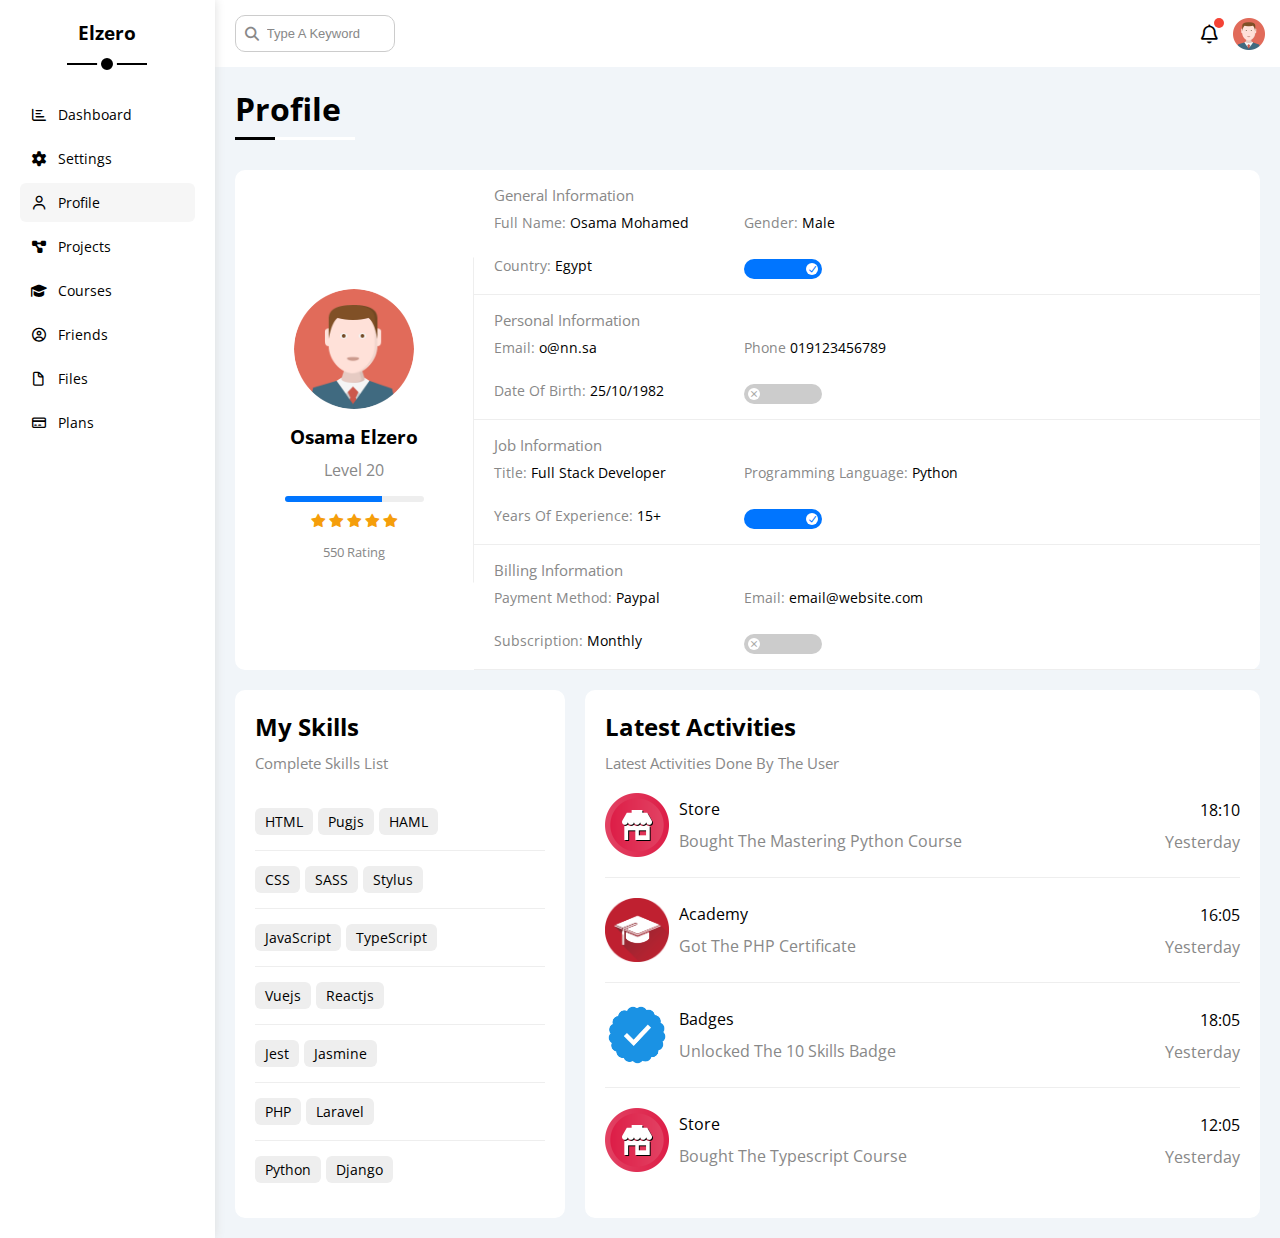
<file: Profile.html>
<!DOCTYPE html>
<html lang="en">
<head>
    <meta charset="UTF-8">
    <meta name="viewport" content="width=device-width, initial-scale=1.0">
    <title>Profile</title>
    
    <link rel="stylesheet" href="css/all.min.css">
    <link rel="stylesheet" href="css/framewoork.css">
      
    <link rel="stylesheet" href="css/framewoork.css">
    <link rel="stylesheet" href="css/framewoork.css">

    <link rel="stylesheet" href="css/master.css">  
      <link rel="preconnect" href="https://fonts.googleapis.com" />
    <link rel="preconnect" href="https://fonts.gstatic.com" crossorigin />
    <link href="https://fonts.googleapis.com/css2?family=Open+Sans:wght@300;500&#038;display=swap" rel="stylesheet" />
</head>
<body>
    <div class="page d-flex">
        <div class="sidebar w-250  bg-white h-100 p-20 p-relativ">
            <h3 class=" t-align p-relativ">Elzero</h3>

            <ul class=" ">
                <li class="be-eee  d-flex p-5 mt-5 t-align-start rad-6 fs-14  ">
                    <a href="index.html"  class=" t-align-start p-5 col-black"> 
                    
                    <i class="fa-regular fa-chart-bar  fa-fw "></i>
                    <span class="">Dashboard</span>
                </a>
                
                </li>
                <li class="be-eee  d-flex p-5 mt-5 t-align-start rad-6 fs-14  ">
                    <a href="settings.html"  class=" t-align-start p-5 col-black"> 
                        <i class="fa-solid fa-gear fa-fw "></i>
                    <span class="">Settings</span>
                </a>
                
                </li>

                

                <li class="be-eee  d-flex mt-5  t-align-start rad-6 fs-14  ">
                    <a href="Profile.html"  class="active t-align-start  col-black"> 
                    <i class="fa-regular fa-user  fa-fw "></i>
                    <span class="">Profile</span>
                </a>
                </li>
                    <li class="be-eee  d-flex p-5 mt-5 t-align-start rad-6 fs-14  ">
                    <a href="Projects.html"  class=" t-align-start p-5 col-black"> 
                    <i class="fa-solid fa-diagram-project  fa-fw "></i>
                    <span class="">Projects</span>
                </a>
                
                </li>

                <li class="be-eee  d-flex p-5 mt-5 t-align-start rad-6 fs-14  ">
                    <a href="Courses.html"  class=" t-align-start p-5 col-black"> 
                    <i class="fa-solid fa-graduation-cap   fa-fw "></i>
                    <span class="">Courses</span>
                </a>
                
                </li>

                <li class="be-eee  d-flex p-5 mt-5 t-align-start rad-6 fs-14  ">
                    <a href="Friends.html"  class=" t-align-start p-5 col-black"> 
                    <i class=" fa-regular fa-circle-user fa-fw"></i>
                    <span class="">Friends</span>
                </a>
                
                </li>

                <li class="be-eee  d-flex p-5 mt-5 t-align-start rad-6 fs-14  ">
                    <a href="Files.html" class=" t-align-start p-5 col-black"> 
                    <i class="fa-regular fa-file  fa-fw "></i>
                    <span class="">Files</span>
                </a>
                
                </li>

                <li class="be-eee  d-flex p-5 mt-5 t-align-start rad-6 fs-14  ">
                    <a href="Plans.html" class=" t-align-start p-5 col-black"> 
                    <i class="fa-regular fa-credit-card  fa-fw "></i>
                    <span class="">Plans</span>
                </a>
                
                </li>

            </ul>


        </div>

         <div class="content  ">
            <!-- start head --> 
            <div class="head">
                <div class="search">
                <input type="text" placeholder="Type A Keyword">
            </div>
            <div class="icons ">
                <span class="notification">
                <i class="fa-regular fa-bell fa-lg"></i>
                </span>
                <img src="imgs/avatar.png" alt="" class="w-250 t-align">
            </div>
            </div>
            <!-- end head -->

            <!-- start Dashboard -->
            <div class="Dashboard " href="#Profile">
                <div class="">
                
                    <h1 class="logo">Profile</h1>
                </div>
                <!--  -->
               
              </div>
              <!-- end Dashboard -->

                <div class="Profile ">

                    <div class="overview d-flex bg-white m-20 rad-10 ">
                        
                    <div class="avatar-box   t-align ">
                    
                        <img src="imgs/avatar.png" class="w-120 h-120 mb-10" alt="photo">
                    
                        <h3 class=" m-0">Osama Elzero</h3>
                        <p class="c-grey mt-10">Level 20</p>
                    <div class="info mb-25 ">
                        <span style="width: 70%;"></span>
                    </div>
                    <div class="icons  fa-13 c-yellow">
                        <i class="fa-solid fa-star "></i>
                        <i class="fa-solid fa-star "></i>
                        <i class="fa-solid fa-star "></i>
                        <i class="fa-solid fa-star "></i>
                        <i class="fa-solid fa-star "></i>
                    </div>
                    <span class="m-0 c-grey fa-13 ">550 Rating</span>
                    
                    </div>
                      
                    <div class="info-box m-0 w-100-p ">

                        <div class="Information-box d-flex align-items-center m-0">
                            <h4 class="c-grey w-full m-0 fa-15 ">General Information</h4>
                            <div class="fa-14 mb-5">
                                <span class="c-grey">Full Name:</span>
                                <span>Osama Mohamed</span>
                            </div>
                            <div class="fa-14 mb-5">
                                <span class="c-grey">Gender:</span>
                                <span>Male</span>
                            </div>
                            <div class="fa-14">
                                <span class="c-grey">Country:</span>
                                <span>Egypt</span>
                            </div>

                            
                        <div class="toggle ">
                            <label>
                                <input type="checkbox"  class="toggle-checkbox bg-black rad-10 " checked>
                                <div class="toggle-switch "></div>
                            </label>
                        </div>
                        </div>
                        
                         <div class="Information-box d-flex align-items-center m-0">
                            <h4 class="c-grey w-full m-0 fa-15 ">Personal Information</h4>
                            <div class="fa-14 mb-5">
                                <span class="c-grey">Email:</span>
                                <span> o@nn.sa</span>
                            </div>
                            <div class="fa-14 mb-5">
                                <span class="c-grey">Phone</span>
                                <span>019123456789</span>
                            </div>
                            <div class="fa-14">
                                <span class="c-grey">Date Of Birth:</span>
                                <span>25/10/1982</span>
                            </div>

                            
                        <div class="toggle ">
                            <label>
                                <input type="checkbox"  class="toggle-checkbox bg-black rad-10 " >
                                <div class="toggle-switch "></div>
                            </label>
                        </div>
                        </div>

                         <div class="Information-box d-flex align-items-center m-0">
                            <h4 class="c-grey w-full m-0 fa-15 ">Job Information</h4>
                            <div class="fa-14 mb-5">
                                <span class="c-grey">Title:</span>
                                <span>Full Stack Developer</span>
                            </div>
                            <div class="fa-14 mb-5">
                                <span class="c-grey">Programming Language: </span>
                                <span>Python</span>
                            </div>
                            <div class="fa-14">
                                <span class="c-grey">Years Of Experience:</span>
                                <span> 15+</span>
                            </div>

                            
                        <div class="toggle ">
                            <label>
                                <input type="checkbox"  class="toggle-checkbox bg-black rad-10 " checked>
                                <div class="toggle-switch "></div>
                            </label>
                        </div>
                        </div>

                         <div class="Information-box d-flex align-items-center m-0">    
                            <h4 class="c-grey w-full m-0 fa-15 ">Billing Information</h4>
                            <div class="fa-14 mb-5">
                                <span class="c-grey">Payment Method: </span>
                                <span>Paypal</span>
                            </div>
                            <div class="fa-14 mb-5">
                                <span class="c-grey">Email: </span>
                                <span>email@website.com</span> 
                            </div>
                            <div class="fa-14">
                                <span class="c-grey">Subscription: </span>
                                <span>Monthly</span>
                            </div>

                            
                        <div class="toggle ">
                            <label>
                                <input type="checkbox"  class="toggle-checkbox bg-black rad-10 ">
                                <div class="toggle-switch "></div>
                            </label>
                        </div>
                        </div>
                    </div>
                    
                    </div>

                    <div class="other-boxs mt-20 m-20 d-flex gap-20">
                        <div class="My-Skills p-20 bg-white rad-10 " >
                            <h2 class="mb-10">My Skills</h2>
                        <p class="c-grey mb-20 fa-we fa-15">Complete Skills List</p>
                        <div class="card">
                            <ul>
                                <li>
                                    <span>HTML</span>
                                    <span>Pugjs</span>
                                    <span>HAML</span>
                                </li>

                                <li>
                                    <span>CSS</span>
                                    <span>SASS</span>
                                    <span>Stylus</span>
                                </li>

                                <li>
                                    <span>JavaScript</span>
                                    <span>TypeScript</span>
                                </li>

                                <li>
                                    <span>Vuejs</span>
                                    <span>Reactjs</span>
                                </li>

                                <li>
                                    <span>Jest</span>
                                    <span>Jasmine</span>
                                </li>

                                <li>
                                    <span>PHP</span>
                                    <span>Laravel</span>
                                </li>

                                <li>
                                    <span>Python</span>
                                    <span>Django</span>
                                </li>
                            </ul>
                        </div>
                    </div>
                        
                    <div class="Latest-Activities p-20 bg-white rad-10 ">
                            <h2 class="mb-10">Latest Activities</h2>
                        <p class="c-grey mb-20 fa-we fa-15">Latest Activities Done By The User</p>

                        <div class="last-data d-flex align-items-center ">
                            
                                <img src="imgs/activity-01.png" alt="photo">

                                <div class="info ">
                                    <span class=" d-block mb-10">Store</span>
                                    <span class="c-grey">Bought The Mastering Python Course</span>
                                </div>
                                <div class="info-time m-auto">
                                    <span class="d-block t-align-right mb-10">18:10</span>
                                    <span class="c-grey">Yesterday</span>
                                </div>
                            
                        </div>

                        <div class="last-data d-flex align-items-center ">
                            
                                <img src="imgs/activity-02.png" alt="photo">

                                <div class="info ">
                                    <span class=" d-block mb-10">Academy</span>
                                    <span class="c-grey">Got The PHP Certificate</span>
                                </div>
                                <div class="info-time m-auto">
                                    <span class="d-block t-align-right mb-10">16:05</span>
                                    <span class="c-grey">Yesterday</span>
                                </div>
                            
                        </div>

                        <div class="last-data d-flex align-items-center ">
                            
                                <img src="imgs/activity-03.png" alt="photo">

                                <div class="info ">
                                    <span class=" d-block mb-10">Badges</span>
                                    <span class="c-grey">Unlocked The 10 Skills Badge</span>
                                </div>
                                <div class="info-time m-auto">
                                    <span class="d-block t-align-right mb-10">18:05</span>
                                    <span class="c-grey">Yesterday</span>
                                </div>
                            
                        </div>


                        <div class="last-data d-flex align-items-center last-Activities">
                            
                                <img src="imgs/activity-01.png" alt="photo">

                                <div class="info ">
                                    <span class=" d-block mb-10">Store</span>
                                    <span class="c-grey">Bought The Typescript Course</span>
                                </div>
                                <div class="info-time m-auto">
                                    <span class="d-block t-align-right mb-10">12:05</span>
                                    <span class="c-grey">Yesterday</span>
                                </div>
                            
                        </div>
                    </div>
                    </div>
                    
                    </div>
                   
            </div>
    </div>

</body>
</html
</file>
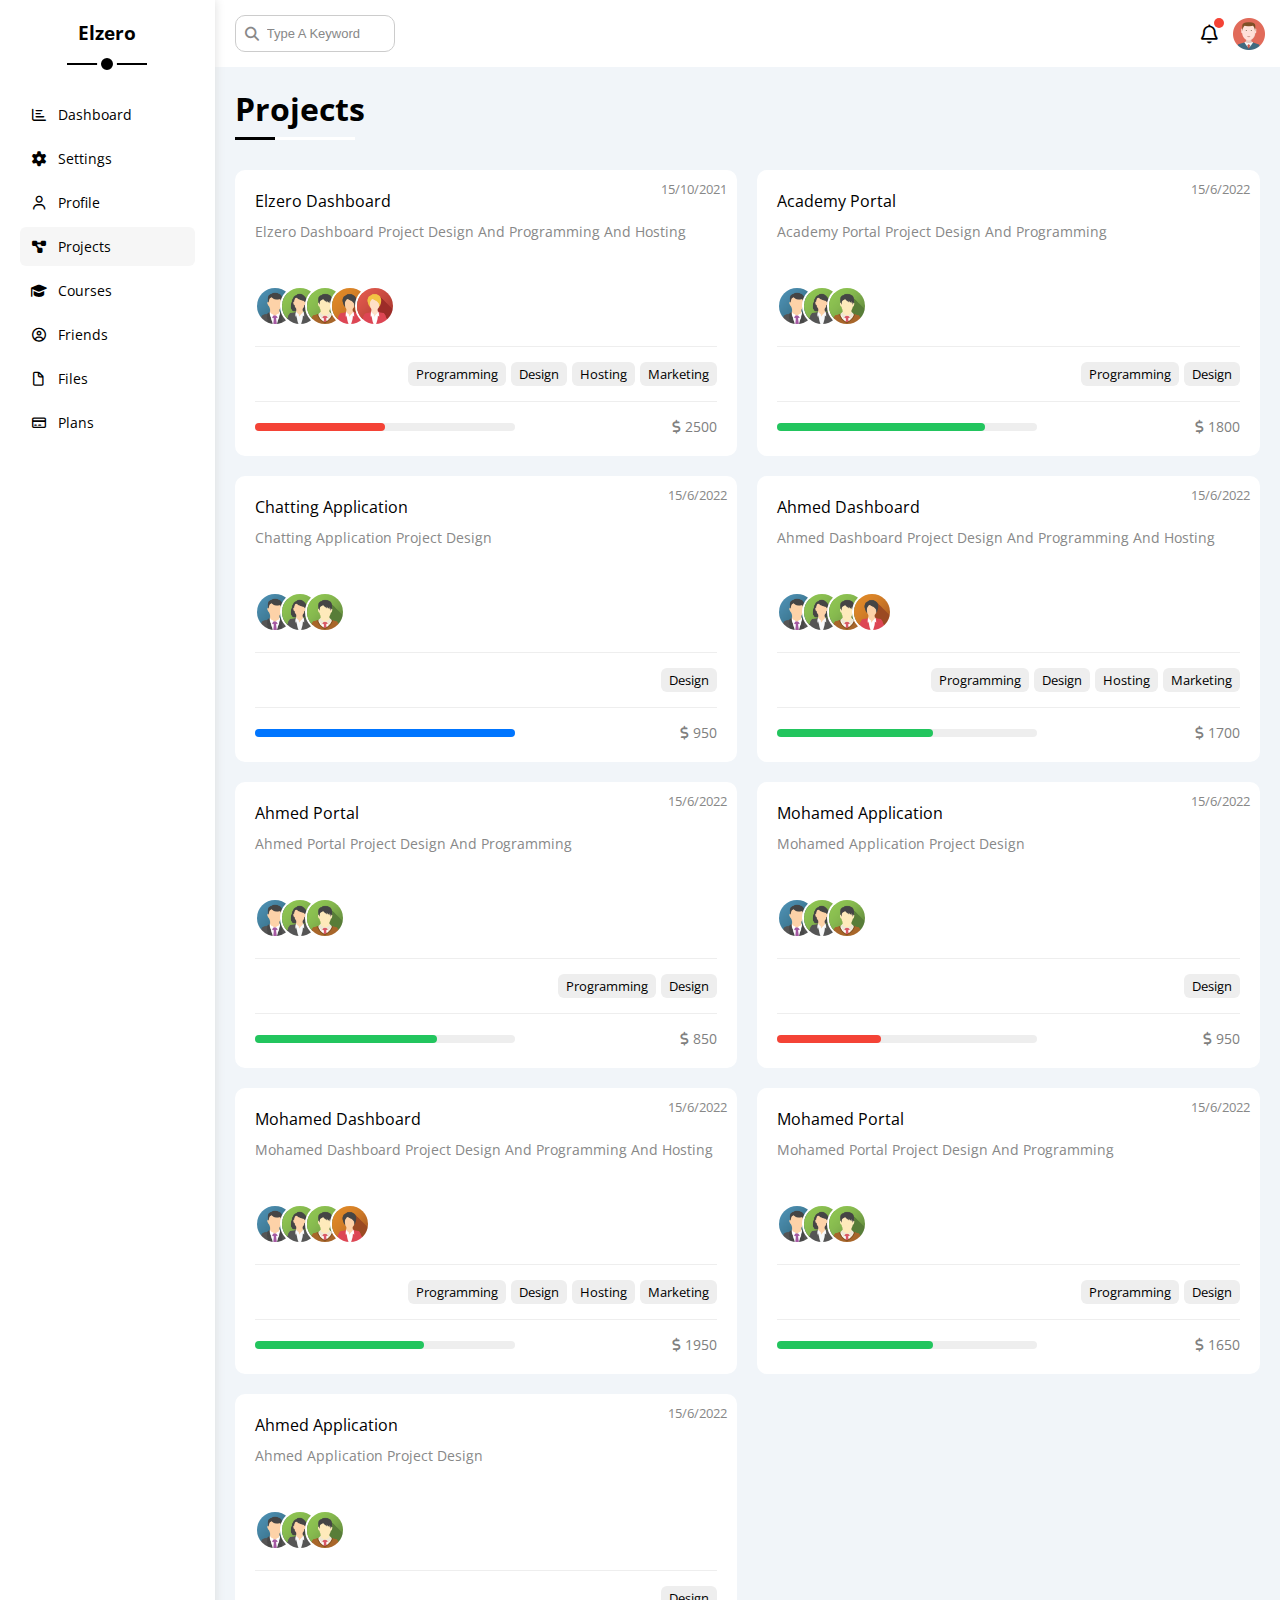
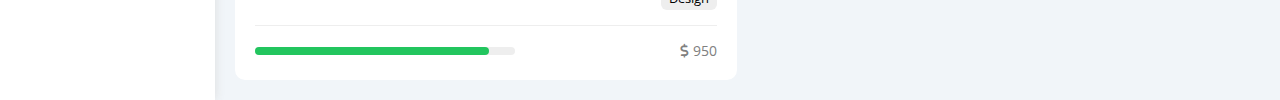
<file: Projects.html>
<!DOCTYPE html>
<html lang="en">
<head>
    <meta charset="UTF-8">
    <meta name="viewport" content="width=device-width, initial-scale=1.0">
    <title>Projects</title>
    
    <link rel="stylesheet" href="css/all.min.css">
    <link rel="stylesheet" href="css/framewoork.css">
      
    <link rel="stylesheet" href="css/framewoork.css">
    <link rel="stylesheet" href="css/framewoork.css">

    <link rel="stylesheet" href="css/master.css">  
      <link rel="preconnect" href="https://fonts.googleapis.com" />
    <link rel="preconnect" href="https://fonts.gstatic.com" crossorigin />
    <link href="https://fonts.googleapis.com/css2?family=Open+Sans:wght@300;500&#038;display=swap" rel="stylesheet" />
</head>
<body>
    <div class="page d-flex">
        
        <div class="sidebar w-250  bg-white h-100 p-20 p-relativ">
            <h3 class=" t-align p-relativ">Elzero</h3>

            <ul class=" ">
                <li class="be-eee  d-flex p-5 mt-5 t-align-start rad-6 fs-14  ">
                    <a href="index.html"  class=" t-align-start p-5 col-black"> 
                    
                    <i class="fa-regular fa-chart-bar  fa-fw "></i>
                    <span class="">Dashboard</span>
                </a>
                
                </li>
                <li class="be-eee  d-flex p-5 mt-5 t-align-start rad-6 fs-14  ">
                    <a href="settings.html" class=" t-align-start p-5 col-black"> 
                        <i class="fa-solid fa-gear fa-fw "></i>
                    <span class="">Settings</span>
                </a>
                
                </li>

                

                <li class="be-eee  d-flex mt-5 p-5 t-align-start rad-6 fs-14  ">
                    <a href="Profile.html"  class=" t-align-start p-5 col-black"> 
                    <i class="fa-regular fa-user  fa-fw "></i>
                    <span class="">Profile</span>
                </a>
                </li>
                    <li class="be-eee  d-flex mt-5 t-align-start rad-6 fs-14  ">
                    <a href="Projects.html"  class="active t-align-start  col-black"> 
                    <i class="fa-solid fa-diagram-project  fa-fw "></i>
                    <span class="">Projects</span>
                </a>
                
                </li>


                <li class="be-eee  d-flex p-5 mt-5 t-align-start rad-6 fs-14  ">
                    <a href="Courses.html"  class=" t-align-start p-5 col-black"> 
                    <i class="fa-solid fa-graduation-cap   fa-fw "></i>
                    <span class="">Courses</span>
                </a>
                
                </li>

                <li class="be-eee  d-flex p-5 mt-5 t-align-start rad-6 fs-14  ">
                    <a href="Friends.html"  class=" t-align-start p-5 col-black"> 
                    <i class=" fa-regular fa-circle-user fa-fw"></i>
                    <span class="">Friends</span>
                </a>
                
                </li>

                <li class="be-eee  d-flex p-5 mt-5 t-align-start rad-6 fs-14  ">
                    <a href="Files.html" class=" t-align-start p-5 col-black"> 
                    <i class="fa-regular fa-file  fa-fw "></i>
                    <span class="">Files</span>
                </a>
                
                </li>

                <li class="be-eee  d-flex p-5 mt-5 t-align-start rad-6 fs-14  ">
                    <a href="Plans.html" class=" t-align-start p-5 col-black"> 
                    <i class="fa-regular fa-credit-card  fa-fw "></i>
                    <span class="">Plans</span>
                </a>
                
                </li>

            </ul>


        </div>

         <div class="content  ">
            <!-- start head --> 
            <div class="head">
                <div class="search">
                <input type="text" placeholder="Type A Keyword">
            </div>
            <div class="icons ">
                <span class="notification">
                <i class="fa-regular fa-bell fa-lg"></i>
                </span>
                <img src="imgs/avatar.png" alt="" class="w-250 t-align">
            </div>
            </div>
            <!-- end head -->

            <!-- start Dashboard -->
            <div class="Dashboard " href="#Projects">
                <div class="">
                
                    <h1 class="logo">Projects</h1>
                </div>
                <!--  -->
               
              </div>
              <!-- end Dashboard -->

                    <div class="Projects m-20">

                        <div class="Elzero-Dashboard bg-white p-20 rad-10">
                            <span class="date fa-13 c-grey">15/10/2021</span>
                            <span>Elzero Dashboard</span>
                            <p class="mt-10 fa-14 c-grey mb-10">Elzero Dashboard Project Design And Programming And Hosting</p>
                            

                            <div class="team">
                                <a href="#">
                                    <img src="imgs/team-01.png" alt="photo" class="w-img-30 rad-50 focas">
                                </a>
                                <a href="#">
                                    <img src="imgs/team-02.png" alt="photo" class="w-img-30 rad-50 focas">
                                </a>
                                <a href="#">
                                    <img src="imgs/team-03.png" alt="photo" class="w-img-30 rad-50 focas">
                                </a>
                                <a href="#">
                                    <img src="imgs/team-04.png" alt="photo" class="w-img-30 rad-50 focas">
                                </a>
                                <a href="#">
                                    <img src="imgs/team-05.png" alt="photo" class="w-img-30 rad-50 focas">
                                </a>
                            </div>

                            <div class="do">
                                <span>Programming</span>
                                <span>Design</span>
                                <span>Hosting</span>
                                <span>Marketing</span>
                            </div>
                            <div class="info">
                                <div class="prog">
                                    <span style="width: 50%;" class="bg-red"></span>
                                </div>

                                <div class="nam">
                                    <i class="fa-solid fa-dollar-sign"></i>
                                     2500
                                </div>
                            </div>
                        </div>

                        <div class="Elzero-Dashboard bg-white p-20 rad-10">
                            <span class="date fa-13 c-grey">15/6/2022</span>
                            <span>Academy Portal</span>
                            <p class="mt-10 fa-14 c-grey mb-10">Academy Portal Project Design And Programming</p>
                            

                            <div class="team">
                                <a href="#">
                                    <img src="imgs/team-01.png" alt="photo" class="w-img-30 rad-50 focas">
                                </a>
                                <a href="#">
                                    <img src="imgs/team-02.png" alt="photo" class="w-img-30 rad-50 focas">
                                </a>
                                <a href="#">
                                    <img src="imgs/team-03.png" alt="photo" class="w-img-30 rad-50 focas">
                                </a>
                            </div>

                            <div class="do">
                                <span>Programming</span>
                                <span>Design</span>
                            </div>
                            <div class="info">
                                <div class="prog">
                                    <span style="width: 80%;" class="bg-green"></span>
                                </div>

                                <div class="nam">
                                    <i class="fa-solid fa-dollar-sign"></i>
                                     1800
                                </div>
                            </div>
                        </div>

                        <div class="Elzero-Dashboard bg-white p-20 rad-10">
                            <span class="date fa-13 c-grey">15/6/2022</span>
                            <span>Chatting Application</span>
                            <p class="mt-10 fa-14 c-grey mb-10">Chatting Application Project Design</p>
                            

                            <div class="team">
                                <a href="#">
                                    <img src="imgs/team-01.png" alt="photo" class="w-img-30 rad-50 focas">
                                </a>
                                <a href="#">
                                    <img src="imgs/team-02.png" alt="photo" class="w-img-30 rad-50 focas">
                                </a>
                                <a href="#">
                                    <img src="imgs/team-03.png" alt="photo" class="w-img-30 rad-50 focas">
                                </a>
                            </div>

                            <div class="do">
                                <span>Design</span>
                            </div>
                            <div class="info">
                                <div class="prog">
                                    <span style="width: 100%;" class="bg-blue"></span>
                                </div>

                                <div class="nam">
                                    <i class="fa-solid fa-dollar-sign"></i>
                                     950
                                </div>
                            </div>
                        </div>

                        <div class="Elzero-Dashboard bg-white p-20 rad-10">
                            <span class="date fa-13 c-grey">15/6/2022</span>
                            <span>Ahmed Dashboard</span>
                            <p class="mt-10 fa-14 c-grey mb-10">Ahmed Dashboard Project Design And Programming And Hosting</p>
                            

                            <div class="team">
                                <a href="#">
                                    <img src="imgs/team-01.png" alt="photo" class="w-img-30 rad-50 focas">
                                </a>
                                <a href="#">
                                    <img src="imgs/team-02.png" alt="photo" class="w-img-30 rad-50 focas">
                                </a>
                                <a href="#">
                                    <img src="imgs/team-03.png" alt="photo" class="w-img-30 rad-50 focas">
                                </a>
                                <a href="#">
                                    <img src="imgs/team-04.png" alt="photo" class="w-img-30 rad-50 focas">
                                </a>
                            </div>

                            <div class="do">
                                <span>Programming</span>
                                <span>Design</span>
                                <span>Hosting</span>
                                <span>Marketing</span>
                            </div>
                            <div class="info">
                                <div class="prog">
                                    <span style="width: 60%;" class="bg-green"></span>
                                </div>

                                <div class="nam">
                                    <i class="fa-solid fa-dollar-sign"></i>
                                     1700
                                </div>
                            </div>
                        </div>

                        <div class="Elzero-Dashboard bg-white p-20 rad-10">
                            <span class="date fa-13 c-grey">15/6/2022</span>
                            <span>Ahmed Portal</span>
                            <p class="mt-10 fa-14 c-grey mb-10">Ahmed Portal Project Design And Programming</p>
                            

                            <div class="team">
                                <a href="#">
                                    <img src="imgs/team-01.png" alt="photo" class="w-img-30 rad-50 focas">
                                </a>
                                <a href="#">
                                    <img src="imgs/team-02.png" alt="photo" class="w-img-30 rad-50 focas">
                                </a>
                                <a href="#">
                                    <img src="imgs/team-03.png" alt="photo" class="w-img-30 rad-50 focas">
                                </a>
                            </div>

                            <div class="do">
                                <span>Programming</span>
                                <span>Design</span>
                            </div>
                            <div class="info">
                                <div class="prog">
                                    <span style="width: 70%;" class="bg-green"></span>
                                </div>

                                <div class="nam">
                                    <i class="fa-solid fa-dollar-sign"></i>
                                     850
                                </div>
                            </div>
                        </div>

                        <div class="Elzero-Dashboard bg-white p-20 rad-10">
                            <span class="date fa-13 c-grey">15/6/2022</span>
                            <span>Mohamed Application</span>
                            <p class="mt-10 fa-14 c-grey mb-10">Mohamed Application Project Design</p>
                            

                            <div class="team">
                                <a href="#">
                                    <img src="imgs/team-01.png" alt="photo" class="w-img-30 rad-50 focas">
                                </a>
                                <a href="#">
                                    <img src="imgs/team-02.png" alt="photo" class="w-img-30 rad-50 focas">
                                </a>
                                <a href="#">
                                    <img src="imgs/team-03.png" alt="photo" class="w-img-30 rad-50 focas">
                                </a>
                            </div>

                            <div class="do">
                                <span>Design</span>
                            </div>
                            <div class="info">
                                <div class="prog">
                                    <span style="width: 40%;" class="bg-red"></span>
                                </div>

                                <div class="nam">
                                    <i class="fa-solid fa-dollar-sign"></i>
                                     950
                                </div>
                            </div>
                        </div>

                        <div class="Elzero-Dashboard bg-white p-20 rad-10">
                            <span class="date fa-13 c-grey">15/6/2022</span>
                            <span>Mohamed Dashboard</span>
                            <p class="mt-10 fa-14 c-grey mb-10">Mohamed Dashboard Project Design And Programming And Hosting</p>
                            

                            <div class="team">
                                <a href="#">
                                    <img src="imgs/team-01.png" alt="photo" class="w-img-30 rad-50 focas">
                                </a>
                                <a href="#">
                                    <img src="imgs/team-02.png" alt="photo" class="w-img-30 rad-50 focas">
                                </a>
                                <a href="#">
                                    <img src="imgs/team-03.png" alt="photo" class="w-img-30 rad-50 focas">
                                </a>
                                <a href="#">
                                    <img src="imgs/team-04.png" alt="photo" class="w-img-30 rad-50 focas">
                                </a>
                            </div>

                            <div class="do">
                                <span>Programming</span>
                                <span>Design</span>
                                <span>Hosting</span>
                                <span>Marketing</span>
                            </div>
                            <div class="info">
                                <div class="prog">
                                    <span style="width: 65%;" class="bg-green"></span>
                                </div>

                                <div class="nam">
                                    <i class="fa-solid fa-dollar-sign"></i>
                                     1950
                                </div>
                            </div>
                        </div>


                        <div class="Elzero-Dashboard bg-white p-20 rad-10">
                            <span class="date fa-13 c-grey">15/6/2022</span>
                            <span>Mohamed Portal</span>
                            <p class="mt-10 fa-14 c-grey mb-10">Mohamed Portal Project Design And Programming</p>
                            

                            <div class="team">
                                <a href="#">
                                    <img src="imgs/team-01.png" alt="photo" class="w-img-30 rad-50 focas">
                                </a>
                                <a href="#">
                                    <img src="imgs/team-02.png" alt="photo" class="w-img-30 rad-50 focas">
                                </a>
                                <a href="#">
                                    <img src="imgs/team-03.png" alt="photo" class="w-img-30 rad-50 focas">
                                </a>
                            </div>

                            <div class="do">
                                <span>Programming</span>
                                <span>Design</span>
                            </div>
                            <div class="info">
                                <div class="prog">
                                    <span style="width: 60%;" class="bg-green"></span>
                                </div>

                                <div class="nam">
                                    <i class="fa-solid fa-dollar-sign"></i>
                                     1650
                                </div>
                            </div>
                        </div>

                        <div class="Elzero-Dashboard bg-white p-20 rad-10">
                            <span class="date fa-13 c-grey">15/6/2022</span>
                            <span>Ahmed Application</span>
                            <p class="mt-10 fa-14 c-grey mb-10">Ahmed Application Project Design</p>
                            

                            <div class="team">
                                <a href="#">
                                    <img src="imgs/team-01.png" alt="photo" class="w-img-30 rad-50 focas">
                                </a>
                                <a href="#">
                                    <img src="imgs/team-02.png" alt="photo" class="w-img-30 rad-50 focas">
                                </a>
                                <a href="#">
                                    <img src="imgs/team-03.png" alt="photo" class="w-img-30 rad-50 focas">
                                </a>
                            </div>

                            <div class="do">
                                <span>Design</span>
                            </div>
                            <div class="info">
                                <div class="prog">
                                    <span style="width: 90%;" class="bg-green"></span>
                                </div>

                                <div class="nam">
                                    <i class="fa-solid fa-dollar-sign"></i>
                                     950
                                </div>
                            </div>
                        </div>
                    </div>
            </div>
    </div>

</body>
</html>
</file>
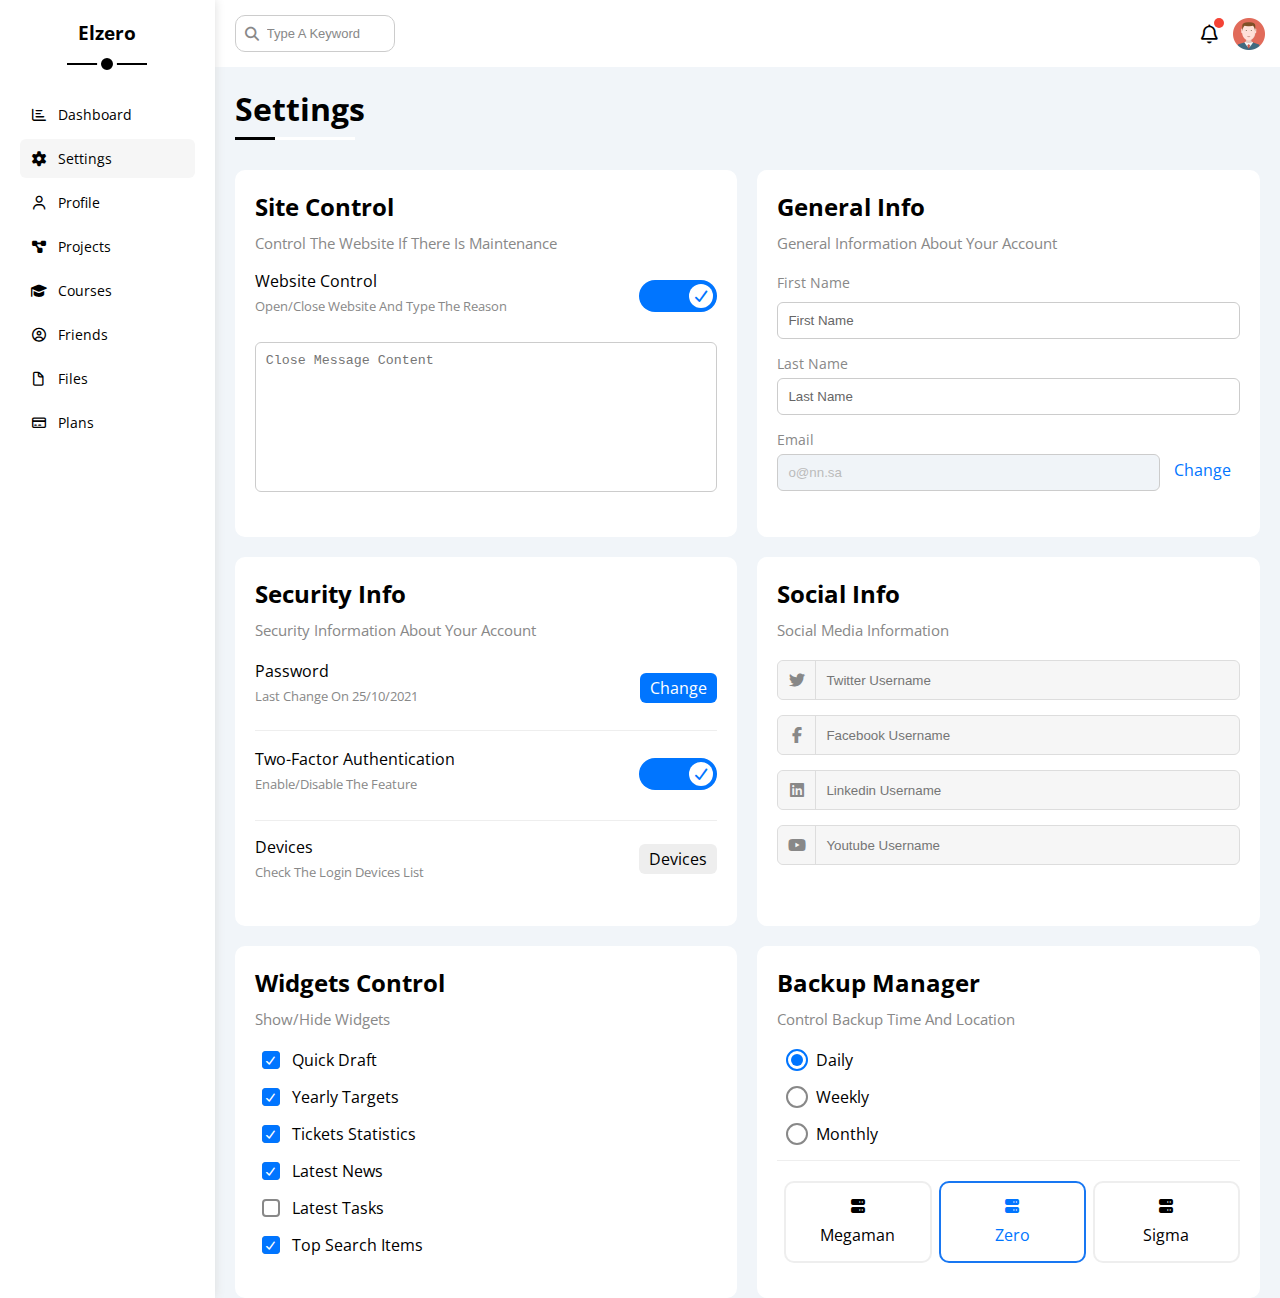
<file: settings.html>
<!DOCTYPE html>
<html lang="en">
<head>
    <meta charset="UTF-8">
    <meta name="viewport" content="width=device-width, initial-scale=1.0">
    <title>Settings</title>
    
    <link rel="stylesheet" href="css/all.min.css">
    <link rel="stylesheet" href="css/framewoork.css">
      
    <link rel="stylesheet" href="css/framewoork.css">
    <link rel="stylesheet" href="css/framewoork.css">

    <link rel="stylesheet" href="css/master.css">  
      <link rel="preconnect" href="https://fonts.googleapis.com" />
    <link rel="preconnect" href="https://fonts.gstatic.com" crossorigin />
    <link href="https://fonts.googleapis.com/css2?family=Open+Sans:wght@300;500&#038;display=swap" rel="stylesheet" />
</head>
<body>
    <div class="page d-flex">
        <div class="sidebar w-250  bg-white h-100 p-20 p-relativ">
            <h3 class=" t-align p-relativ">Elzero</h3>

            <ul class=" ">
                <li class="be-eee  d-flex p-5 mt-5 t-align-start rad-6 fs-14  ">
                    <a href="index.html"  class=" t-align-start p-5 col-black"> 
                    
                    <i class="fa-regular fa-chart-bar  fa-fw "></i>
                    <span class="">Dashboard</span>
                </a>
                
                </li>
                <li class="be-eee  d-flex mt-5 t-align-start rad-6 fs-14  ">
                    <a href="settings.html"  class="active t-align-start  col-black"> 
                        <i class="fa-solid fa-gear fa-fw "></i>
                    <span class="">Settings</span>
                </a>
                
                </li>

                

                <li class="be-eee  d-flex p-5 mt-5 t-align-start rad-6 fs-14  ">
                    <a href="Profile.html"  class=" t-align-start p-5 col-black"> 
                    <i class="fa-regular fa-user  fa-fw "></i>
                    <span class="">Profile</span>
                </a>
                </li>
                    <li class="be-eee  d-flex p-5 mt-5 t-align-start rad-6 fs-14  ">
                    <a href="Projects.html"  class=" t-align-start p-5 col-black"> 
                    <i class="fa-solid fa-diagram-project  fa-fw "></i>
                    <span class="">Projects</span>
                </a>
                
                </li>

                <li class="be-eee  d-flex p-5 mt-5 t-align-start rad-6 fs-14  ">
                    <a href="Courses.html"  class=" t-align-start p-5 col-black"> 
                    <i class="fa-solid fa-graduation-cap   fa-fw "></i>
                    <span class="">Courses</span>
                </a>
                
                </li>

                <li class="be-eee  d-flex p-5 mt-5 t-align-start rad-6 fs-14  ">
                    <a href="Friends.html"  class=" t-align-start p-5 col-black"> 
                    <i class=" fa-regular fa-circle-user fa-fw"></i>
                    <span class="">Friends</span>
                </a>
                
                </li>

                <li class="be-eee  d-flex p-5 mt-5 t-align-start rad-6 fs-14  ">
                    <a href="Files.html" class=" t-align-start p-5 col-black"> 
                    <i class="fa-regular fa-file  fa-fw "></i>
                    <span class="">Files</span>
                </a>
                
                </li>

                <li class="be-eee  d-flex p-5 mt-5 t-align-start rad-6 fs-14  ">
                    <a href="Plans.html" class=" t-align-start p-5 col-black"> 
                    <i class="fa-regular fa-credit-card  fa-fw "></i>
                    <span class="">Plans</span>
                </a>
                
                </li>

            </ul>


        </div>

         <div class="content  ">
            <!-- start head --> 
            <div class="head">
                <div class="search">
                <input type="text" placeholder="Type A Keyword">
            </div>
            <div class="icons ">
                <span class="notification">
                <i class="fa-regular fa-bell fa-lg"></i>
                </span>
                <img src="imgs/avatar.png" alt="" class="w-250 t-align">
            </div>
            </div>
            <!-- end head -->

            <!-- start Dashboard -->
            <div class="Dashboard " href="#Settings">
                <div class="">
                
                    <h1 class="logo">Settings</h1>
                </div>
                <!--  -->
               
              </div>
              <!-- end Dashboard -->
                
              <div class="Settings ml-20 mr-20 d-flex">

                <div class="Site-Control bg-white p-20 rad-10">
                    <h2 class="mb-10">Site Control</h2>
                    <p class="c-grey fa-15 mb-5">Control The Website If There Is Maintenance</p>

                    <div class="info d-flex align-items-center ">
                        <div class="text d-block">
                        <span>Website Control</span>
                        <p class="c-grey fa-13 mt-5">Open/Close Website And Type The Reason</p>
                        </div>

                        <div class="toggle">
                            <label>
                                <input type="checkbox"  class="toggle-checkbox bg-black rad-10 " checked>
                                <div class="toggle-switch "></div>
                            </label>
                        </div>
                    </div>
                        <textarea name="" id="" placeholder="Close Message Content"></textarea>
                </div>

                <div class="General-Info p-20 bg-white rad-10">
                    <h2 class="mb-10">General Info</h2>
                    <p class="c-grey fa-15">General Information About Your Account</p>

                    <div class="data mt-20">
                        <form action="">
                            <label for="First Name" class="d-block c-grey  fa-14 mb-10" >First Name</label>
                            <input type="text" name="First Name" id="" class="w-100-p rad-6 p-10 " placeholder="First Name">

                            
                            <label for="Last Name" class="d-block c-grey  fa-14 mb-5 mt-15">Last Name</label>
                            <input type="text" name="Last Name" id="" class="w-100-p rad-6 p-10 " placeholder="Last Name">

                                <label for="Email" class="d-block c-grey  fa-14 mb-5 mt-15">Email</label>
                            <div class="last-data last-data d-flex align-items-center">
                            <input type="email" name="Email" id="" class="w-100-p rad-6 p-10 " value="o@nn.sa" disabled>
                            <a href="" class=" c-blue"> Change</a>
                            </div>
                            
                        </form>
                    </div>
                </div>

                <div class="Security-Info p-20 bg-white rad-10">
                    <h2 class="mb-10">Security Info</h2>
                    <p class="fa-15 c-grey">Security Information About Your Account</p>

                    <div class="section-data d-flex align-items-center  mt-20 justify-content-between border-bottom pb-25 ">
                        <div class="info">
                            
                        <span >Password</span>
                        <p class="fa-13 c-grey mt-5 ">Last Change On 25/10/2021</p>
                        </div>
                        <div class="botton ">
                            <a href="" class="  c-white rad-10 bg-blue">Change</a>
                        </div>
                    </div>

                    <div class="section-data d-flex align-items-center   justify-content-between border-bottom pb-15 pt-5">
                        <div class="info">
                            
                        <span >Two-Factor Authentication</span>
                        <p class="fa-13 c-grey mt-5 ">Enable/Disable The Feature</p>

                        
                        </div>
                        <div class="toggle">
                            <label>
                                <input type="checkbox"  class="toggle-checkbox bg-black rad-10 " checked>
                                <div class="toggle-switch "></div>
                            </label>
                        </div>
                    </div>

                    <div class="section-data d-flex align-items-center mt-15 justify-content-between pb-25">
                        <div class="info">
                            
                        <span >Devices</span>
                        <p class="fa-13 c-grey mt-5 ">Check The Login Devices List</p>
                        </div>
                        <div class=" color-Devices">
                            <a href="" class="  c-white rad-10 bg-blue">Devices</a>
                        </div>
                    </div>
                </div>

                <div class="Social-Info p-20 bg-white rad-10 ">
                    <h2 class="mb-10">Social Info</h2>
                    <p class="c-grey mb-20 fa-15">Social Media Information</p>
                    
                    <div class="icons mt-5" >
                        <i class="fa-brands fa-twitter bg-blue p-10  fa-18"></i>
                        <input type="text" placeholder="Twitter Username" class="p-10" checked> 
                    </div>

                     <div class="icons mt-5" >
                        <i class="fa-brands fa-facebook-f bg-blue p-10  fa-18"></i>
                        <input type="text" placeholder="Facebook Username" class="p-10" checked> 
                    </div>


                     <div class="icons mt-5" >
                        <i class="fa-brands fa-linkedin bg-blue p-10  fa-18"></i>
                        <input type="text" placeholder="Linkedin Username" class="p-10" checked> 
                    </div>

                     <div class="icons mt-5" >
                        <i class="fa-brands fa-youtube bg-blue p-10  fa-18"></i>
                        <input type="text" placeholder="Youtube Username" class="p-10" checked> 
                    </div>
                </div>

                <div class="Widgets-Control p-20 bg-white rad-10">
                    <h2 class="mb-10">Widgets Control</h2>
                    <p class="mb-20 c-grey fa-15 ">Show/Hide Widgets</p>

                    <div class="control ">
                        
                        <input type="checkbox" id="One" checked>
                        <label for="One" class="ml-10 ">Quick Draft</label>

                    </div>
                    <div class="control">
                        <input type="checkbox" id="two" checked>
                        <label for="two" class="ml-10">Yearly Targets</label>
                    </div>
                    <div class="control">
                        <input type="checkbox" id="there" checked>
                        <label for="there" class="ml-10">Tickets Statistics</label>
                    </div>
                        <div class="control">
                        <input type="checkbox" id="four" checked>
                        <label for="four" class="ml-10">Latest News</label>
                    </div>
                        
                    <div class="control">
                        
                        <input type="checkbox" id="five">
                        <label for="five" class="ml-10">Latest Tasks</label>
                    </div>

                        <div class="control">
                            
                        <input type="checkbox" id="six" checked>
                        <label for="six" class="ml-10">Top Search Items</label>
                        </div>
                    
                    

                </div>

                <div class="Backup-Manager bg-white p-20 rad-10">
                    
                    <h2 class="mb-10">Backup Manager</h2>
                    <p class="mb-20 c-grey fa-15 ">Control Backup Time And Location</p>

                    <div class="data">
                        <input type="radio" id="Daily" name="time" checked>
                        <label for="Daily">Daily</label>
                    </div>
                    <div class="data">
                        <input type="radio" id="Weekly" name="time">
                        <label for="Weekly">Weekly</label>
                    </div>
                    <div class="data">
                        <input type="radio" id="Monthly" name="time" >
                        <label for="Monthly">Monthly</label>
                    </div>

                    <div class="data-Manager d-flex  ">

                            <input type="radio" id="Manager-one" name="Manager" checked>

                        <div class="Manager mb-15 w-full rad-10">
                            <label for="Manager-one" class="d-block m-15 t-align"><i class="fa-solid fa-server mb-10  d-block mb-10"></i> 
                                Megaman
                            </label> 
                        </div>

                            <input type="radio" id="Manager-two" name="Manager" checked>
                        <div class="Manager  mb-15 w-full rad-10">
                            <label for="Manager-two" class="d-block m-15 t-align"><i class="fa-solid fa-server mb-10 d-block mb-10"></i> 
                                Zero
                            </label>
                            
                        </div>

                            <input type="radio" id="Manager-there" name="Manager" >
                        <div class="Manager mb-15 w-full rad-10">
                            <label for="Manager-there" class="d-block m-15 t-align"><i class="fa-solid fa-server  d-block mb-10"></i> 
                                Sigma
                            </label>
                            
                        </div>

                    </div>
                </div>
              </div>
            </div>
    </div>
</body>
</html
</file>
<file: css/framewoork.css>
.w-250{
    width: 250px;
}
.w-fit{
    width: fit-content;
}
.w-300{
    width: 300px;
}
.w-100px{
    width: 100px;
}
.h-100px{
    height: 100px;
}
.w-120{
    width: 120px;
}
.h-120{
    height: 120px;
}
.w-100-p{
    width: 100%;
}
.w-full{
    width: 100%;
}
.h-100-p{
    width: 100%;
}
.gap-20{
    gap: 20px;
}
.w-28{
    width: 28px;
}
.w-img-48{
    width: 48px;
}
.h-img-48{
    height: 48px;
}
.w-15{
    width: 15px;
}
.w-32{
    width: 32px;
}
.w-35{
    width: 35px;
}
.h-32{
    height: 32px;
}
.h-35{
    height: 35px;
}
.h-auto{
    height: auto;
}
.h-300{
    height: 300px;
}
.h-15{
    height: 15px;
}
.w-160{
    width: 160px;
}
.w-50{
    width: 50px;
}
.h-50{
    height: 50px;
}
.op-1{
    opacity: 0.1;
}
.h-28{
    height: 28px;
}
.w-img-30{
    width: 40px;
}
.h-100{
    height: 100vh;
}
.p-relative{
    position: relative;
}
.p-absolute{
    position: absolute;
    top: 0;
    bottom: 0;
    right: 0;
    left: 18px;
    width: 35px;
    height: 35px;
}
.p-15{
    padding: 15px;
}
.p-20{
    padding: 20px;
}
.p-5{
    padding: 5px;
}
.p-0{
    padding: 0;
}
.pb-0{
    padding-bottom: 0;
}
.p-10{
    padding: 10px;
}
.pt-15{
    padding-top: 15px;
}
.pt-10{
    padding-top: 10px;
}
.pt-5{
    padding-top: 5px;
}
.pb-15{
    padding-bottom: 15px;
}
.pb-10{
    padding-bottom: 10px;
}
.pb-20{
    padding-bottom: 20px;
}
.mb-5{
    margin-bottom: 5px;
}
.pb-5{
    padding-bottom: 5px;
}
.mt-20{
    margin-top: 20px;
}
.mt-25{
    margin-top: 25px;
}
.mt-5{
    margin-top: 5px;
}
.mt-10{
    margin-top: 10px;
}
.mt-15{
    margin-top: 15px;
}
.mr-10{
    margin-right: 10px;
}
.m-20{
    margin: 20px;
}
.mr-15{
    margin-right: 15px;
}
.mr-5{
    margin-right: 5px;
}
.mr-2{
    margin-right: 2px;
}
.mr-20{
    margin-right: 20px;
}
.mb-20{
    margin-bottom: 20px;
}
.mb-25{
    margin-bottom: 25px;
}
.mb-15{
    margin-bottom: 15px;
}
.mb-5{
    margin-bottom: 5px;
}
.mb-10{
    margin-bottom: 10px;
}
.mb-0{
    margin: 0;
}
.ml-10{
    margin-left: 10px;
}
.ml-20{
    margin-left: 20px;
}
.ml-18{
    margin-left: 18px;
}
.ml-35{
    margin-left: 35px;
}
.ml-25{
    margin-left: 25px;
}
.ml-15{
    margin-left: 15px;
}
.ml-5{
    margin-left: 5px;
}
.m-0{
    margin: 0;
}
.m-15{
    margin: 15px;
}
.m-auto-bottom{
    margin: 15px auto 15px 0;
}
.m-auto-top{
    margin: 15px 0 15px auto;
}
.btn-shape{
    padding: 4px 10px;
}
.m-auto{
    margin: 0px 0 15px auto;
}
.pb-0{
    padding-bottom: 0;
}
.pb-29{
    padding-bottom: 29px;
}
.pb-27{
    padding-bottom: 27px;
}
.pb-25{
    padding-bottom: 25px;
}
.pb-32{
    padding-bottom: 32px;
}
.pt-20{
    padding-top: 20px;
}
.pb-20{
    padding-bottom: 20px;
}
.pl-15{
    padding-left: 15px;
}
.pl-10{
    padding-left: 10px;
}
.pr-10{
    padding-right: 10px;
}
.outline-none{
    outline: none;
}
.capitalize{
    text-transform: capitalize;
}
.line-height-1-8{
    line-height: 1.8;
}
.t-align{
    text-align: center;
    justify-content: center;
}
.t-align-start{
    text-align: start;
}
.t-align-end{
    text-align: end;
}
.align-items-center{
    align-items: center;
}
.justify-content-center{
    justify-content: center;
}
.justify-content-start{
    justify-content: start;
}
.justify-content-end{
    justify-content: end;
}
.justify-content-between{
    justify-content: space-between;
}
.justify-content-around{
    justify-content: space-around;
}
.justify-content-center{
    justify-content: center;
    display: flex;
    align-items: center;
}
.t-align-start{
    text-align: start;
}
.rad-6{
    border-radius: 6px;
}
.rad-10{
    border-radius: 10px;
}
.rad-50{
    border-radius: 50%;
}
.border{
    border: 1px solid #ccc;
}
.border-none{
    border: none;
}
.border-photo{
    border: 2px solid #ffffff;
}
.border-top{
    border-top: 1px solid #eee;
}
.border-bottom{
    border-bottom: 1px solid #eee;
}
.bor-left-blue{
    border-left: 2px solid #0075ff;
}
.bor-left-green{
    border-left: 2px solid #22c55e;
}
.bor-left-orange{
    border-left: 2px solid #f59e0b;
}
.bor-left-red{
    border-left: 2px solid #f44336;
}
.col-black{
    color: black;
}
.d-flex{
    display: flex;
}
.d-block{
    display: block;
}
.tx-c{
    text-align: center;
}
.h-50{
    height: 50px;
}
.fa-13{
    font-size: 13px;
}
.fa-18{
    font-size: 18px;
}
.fa-15{
    font-size: 15px;
}
.fa-14{
    font-size: 14px;
}
.fa-24{
    font-size: 24px;
}
.fa-2{
    font-size: 2em;
}
.fa-lg{
    font-size: 21px;
}
.fa-we{
    font-weight: normal;
}
.fa-bold{
    font-weight: bold;
}
.font-bold{
    font-weight: bold;
}
.fa-em{
    font-size: 1.6em;
}
.fa-28{
    font-size: 29px;
}
.flex-1{

    flex: 1;
}
.flex-g{
    flex-grow: 2;
}
.t-align-right{
    text-align: right;
}
/*bg color*/
.bg-blue-light{
    background-color: rgb(0 117 255 / 20%)
}
.bg-red-light{
    background-color: rgb(244 67 54 / 20%)
}
.bg-blue{
    background-color: #0075ff;
}
.bg-grey{
    background-color: #f6f6f6;
}
.bg-grey2{
    background-color: #eee;
}
.bg-white{
    background-color: white;
}
.bg-black{
    background-color: black;
}
.bg-orange-light{
    background-color: rgb(245 158 11 / 20%);
}
.bg-orange{
    background-color: #f59e0b;
}
.bg-green{
    background-color: #22c55e ;
}
.bg-red{
    background-color: #f44336;
}
.bg-green-light{
    background-color:rgb(34 197 94 / 20%);
}
.bg-twitter{
    background-color: #1da1f2;
}
.bg-facebook{
    background-color:#1877f2;
}
.bg-instagram{
    background-color: #c13584;
}
.bg-youtube{
    background-color: #ff0000;
}
.bg-linkedin{
    background-color: #0077b5;
}
.bg-telegram{
    background-color: #1da1f2;
}
.bg-telegram-light{
    background-color: rgb(29 161 242 / 20%)
}
.bg-twitter-light{
    background-color: rgb(29 161 242 / 20%)
}
.bg-youtube-light{
    background-color: rgb(255 0 0 / 20%)
}
.bg-facebook-light{
    background-color: rgb(24 119 242 / 20%);
}
.bg-instagram-light{
    background-color: rgb(195 53 132 / 20%)
}
.bg-linkedin-light{
    background-color: rgb(0 119 181 / 20%)
}
/*end bg color*/
/*color*/
.c-blue{
    color: #0075ff;
}
.c-twitter{
    color: #1da1f2;
}
.c-facebook{
    color: #1da1f2;
}
.c-instagram{
    color: #c13584;
}
.c-youtube{
    color: #ff0000;
}
.c-linkedin{
    color: #0077b5;
}
.c-grey{
    color: #888;
}
.c-black{
    color: black;
}
.c-red{
    color: #f44336;
}
.c-orange{
    color: #f59e0b;
}
.c-green{
    color: #22c55e;
}
.c-white{
    color: white;
}
.c-yellow{
    color: #f59e0b;
}
/*end color*/
/*media*/
@media (max-width: 991px){
    .mobile-hid-photo{
        display: block;
    }
}
</file>
<file: css/master.css>
*{
    margin: 0;
    padding: 0;
    box-sizing: border-box;
}
body{
    background-color: #f1f5f9;
    font-family: 'Open Sans', sans-serif;
}
:root{
    --section-background:#ececec;
    --grey-color:#888;
    --main-color:#1877f2;
    --main-color-alt:#0d69d5;
    --main-color-alt-blue:#0075ff;
    --orange-color: #f59e0b;
    --green-color: #22c55e;
    --red-color: #f44336;
}
::-webkit-scrollbar{
    width: 15px;
}
::-webkit-scrollbar-track{
    background-color: white;
}
::-webkit-scrollbar-thumb{
    background-color: var(--main-color);
}
::-webkit-scrollbar-thumb:hover{
    background-color: var(--main-color-alt);
}

.container{
    padding-left: 20px;
    padding-right: 20px;
}
:focus{
    outline: none;
}
a{
    text-decoration: none;
}
ul{
    list-style: none;
}
@media (min-width: 768px){
    .container{
        width: 750px;
    }
}
@media (min-width: 992px){
    .container{
        width: 970px;
    }
}
@media (min-width: 1200px){
    .container{
        width: 1170px;
    }
}
/*start sidebar*/
.page{
        background-color: #f1f5f9;
    min-height: 100vh;
    width: 100%;
}
.sidebar{
    top: 0;
    left: 0;
    height: auto;
    background-color: white;
    z-index: 3;
    box-shadow: 0 0 10px #ddd;
}
.sidebar ul li a{
    font-size: 14px;
}
.sidebar > h3{
    position: relative;
    margin-bottom: 50px;
    font-weight: bold;
    font-family: 'Open Sans', sans-serif;
}
.sidebar h3::after{
    content: "";
    position: absolute;
    bottom: -20px;
    left: 50%;
    height: 2px;
    width: 80px;
    background-color: black;
    transform: translateX(-50%);
}
.sidebar h3::before{
    content: "";
    position: absolute;
    bottom: -39px;
    left: 50%;
    height: 12px;
    width: 12px;
    border-radius: 50%;
    background-color: rgb(0, 0, 0);
    border: 4px solid white;
    z-index: 1;
    transform: translate(-50% , -50%);
}
.sidebar a.active {
    width: 100%;
    color: black;
    background-color: #f6f6f6;
    border-radius: 6px;
    transition: 0.3s;
    padding: 10px;
}
.sidebar li{
    transition: 0.3s;
}
.sidebar li:hover{
    background-color: #f6f6f6;
    transition: 0.3s;
    cursor: pointer;
}
.sidebar span{
    margin-left: 6px;
}
@media (max-width: 767px){
    .sidebar{
        width: 58px;
        padding: 10px;
        height: auto;
    }
    .sidebar > h3 {
        font-size: 13px;
        margin-bottom: 15px;
    }
    .sidebar h3::before ,
    .sidebar h3::after{
        display: none;
    }
    .sidebar ul li{
        margin: 0;
    }
    .sidebar span{
        display: none;
        padding: 0;
        margin: 0;
    }
    .sidebar a.active{
        padding: 8px 10px;
    }
}
/*end sidebar*/
/*start content*/
.page .content {
    width: 100%;
    position: relative;
    overflow: hidden;
}
.content .head{
    display: flex;
    justify-content: space-between;
    align-items: center;
    align-items: center;
    background-color: rgb(255, 255, 255);
    padding: 15px;
    position: relative;
    z-index: 2;
}
.content .head .search{
    position: relative;
}
.content .head .search input[type="text"]{
    margin-left:5px ;
    padding: 10px 5px 10px 31px;
    border-radius: 10px;
    width: 160px;
    border: 1px solid #ccc;
    position: relative;
    transition: 0.3s;
}
.content .head .search input[type="text"]::placeholder{
    color: var(--grey-color);
    font-size: 13px;
    position: relative;
}
.content .head .search input:focus::placeholder{
    opacity: 0;
}
.content .head{
    position: relative;
}
.content .head .search input[type="text"]:focus{
    outline: none;
    width: 200px;
    transition: 0.3s;
}
.content .head .search::after{
    font-family: var(--fa-style-family-classic);
    content: "\f002";
    font-weight: 900;
    position: absolute;
    top: 50%;
    left: 8px;
    font-size: 14px;
    transform: translate(50%, -50%);
    color: var(--grey-color);
}
.content .head .icons{
    display: flex;
    align-items: center;
}
.content .head .icons span{
    position: relative;
}
.content .head .icons span.notification i{
    font-size: 19px;
}
.content .head .icons span.notification::after{
    content: "";
    position: absolute;
    top: -5px;
    right: -6px;
    width: 10px;
    height: 10px;
    background-color: var(--red-color);
    border-radius: 50%;
}
.content .head .icons img{
    width: 32px;
    height: 32px;
    margin-left: 15px;
}
/*end content*/
/*start Dashboard logo*/
.Dashboard h1.logo{
    margin: 20px 0px 40px;
    font-family: 'Open Sans', sans-serif;
    position: relative;
}
.Dashboard h1.logo::after{
    content: "";
    position: absolute;
    bottom: -10px;
    left: 0;
    height: 3px;
    width: 40px;
    background-color: black;
}
.Dashboard h1.logo::before{
    content: "";
    position: absolute;
    bottom: -10px;
    left: 0;
    height: 3px;
    width: 120px;
    background-color: rgb(255, 255, 255);
}
@media (max-width: 767px){
    .Dashboard h1.logo{
        margin-left: 10px;
    }
}
/*end Dashboard logo*/
/*start dashboard content*/
.Dashboard{
    margin-left: 20px;
    margin-right: 20px;
}

.Dashboard  .content{
    display: grid;
    grid-template-columns: repeat(auto-fill , minmax(450px , 1fr));
    gap: 20px;
}

.Dashboard  .content >.box-one{
    background-color: white;
    border-radius: 10px;
    height: 420px;
}
.Dashboard  .content > .box-one .logo{
    background-color: #eee;
    display: flex;
    justify-content: space-between;
    align-items: center;
    padding:  20px;
    position: relative;
    border-radius: 10px 10px 0 0;
}


.Dashboard  .content .box-one .logo div h3{
    margin-bottom: 35px;
    color: #7e7e7e;
    font-family: 'Open Sans', sans-serif;
    font-size: 17px;
    font-weight: normal;
    margin-top: 5px;
    letter-spacing: -0.5px;
}

.Dashboard  .content .box-one .logo img{
    width: 200px;
    margin-bottom: -10px;
}
.Dashboard  .content .box-one > img{
   width: 64px;
    height: 64px;
    border: 2px solid white;
    border-radius: 50%;
    padding: 2px;
    box-shadow: 0 0 5px #ddd;
    margin-left: 20px;
    margin-top: -33px;
    margin-bottom: 20px;
    position: relative;
}
.Dashboard  .content .box-one > img{
    border-radius: 50%;
}
@media (max-width: 767px){
    .Dashboard  .content .box-one .logo div h3{
        margin-left: 30px;
    }
    .Dashboard  .content .box-one .logo{
        padding-bottom: 10px;
    }
    .Dashboard  .content .box-one > img{
        margin-left: 50%;
        transform: translateX(-50%);
        
    }
}
.Dashboard  .content .box-one .body{
    border-top: 1px solid #eee;
    border-bottom: 1px solid #eee;
    padding: 20px;
    flex: 1;
}
.Dashboard  .content .box-one .body div{
    flex: 1;
}
.Dashboard  .content .box-one .body div span{
    font-size: 14px;
    color: #7e7e7e;
}
.Dashboard  .content .box-one a.visit{
    background-color: #0075ff;
    border-radius: 5px;
    display: flex;
    align-items:center;
    text-align: center;
    justify-content: center;
    width: 62px;
    padding: 4px 10px;
    margin: 15px 15px 15px auto;
    transition: 0.3s;
    color: white;
    font-size: 14px;
    margin-top: 20px;
    
}
.Dashboard  .content .box-one a.visit:hover{
    background-color: #0d69d5;
    transition: 0.3s;
}

.Dashboard  .content >.box-two{
    background-color: white;
    padding: 20px 20px 5px 20px;
    border-radius: 10px;
}
.Dashboard  .content .box-two .text h4{
    font-weight: normal;
    font-size: 15px;
    color: #7e7e7e;
}
.Dashboard  .content .box-two .inputs form{
    display: flex;
    flex-direction: column;
}
.Dashboard  .content .box-two .inputs form input[type="text"]{
    height: 35px;
    border-radius: 6px;
    border: 1px solid #eee;
    padding: 10px;
    background-color: #eee;
}
.Dashboard  .content .box-two .inputs form input[type="text"]:focus{
    outline: none;
}
.Dashboard  .content .box-two .inputs form textarea{
    height: 180px;
    resize: none;
    background-color: #eee;
    border-radius: 6px;
    border: 1px solid #eee;
}
.Dashboard .content .box-two .inputs form .visit{
    background-color: #0075ff;
    border-radius: 6px;
    display: flex;
    align-items:center;
    text-align: center;
    justify-content: center;
    width: 50px;
    padding: 4px 10px;
    margin: 15px 0px 15px auto;
    transition: 0.3s;
    color: white;
    font-size: 14px;
    margin-top: 20px;
    border: none;
    
}
.Dashboard .content .box-two .inputs form .visit:hover{
    background-color: #0d69d5;
    transition: 0.3s;
    cursor: pointer;
}
.Dashboard .content >.box-three{
    background-color: white;
    border-radius: 10px;
}
.Dashboard .content > .box-three .cont .bg-icon{
    width: 80px;
    height: 80px;
    text-align: center;
    justify-content: center;
    align-items: center;
    display: flex;
}
.box-three .cont  .details{
    align-items: start;
    justify-content: center;
    display: flex;
    flex-direction: column;
    margin-left: 5px;
    flex: 1;
}
.box-three .cont .details .progress{
    height: 4px;
    position: relative;
    width: 100%;
}
.box-three .cont .details  .span-2{
    font-weight: bold;
}
.box-three .cont .details .progress >span{
    position: absolute;
    top: 0;
    left: 0;
    height: 100%;
}
.box-three .cont .details .progress span .bg-blue{
    position:relative;
}
.box-three .cont .details .progress span .nam{
    position:absolute;
    bottom: 16px;
    right: -16px;
    border-radius: 5px;
    font-size: 13px;
    padding: 2px 5px;
    color: white;
}

.box-three .cont .details .progress span .bg-blue::after{
    position: absolute;
    border-color: #0075ff transparent transparent transparent;
    border-width: 5px;
    border-style: solid;
    content: "";
    top: 100%;
    left: 50%;
    transform: translateX(-50%);
    margin-top: 0px;
}
.box-three .cont .details .progress span  .bg-orange::after{
      position: absolute;
    border-color: #f59e0b transparent transparent transparent;
    border-width: 5px;
    border-style: solid;
    content: "";
    top: 100%;
    left: 50%;
    transform: translateX(-50%);
    margin-top: 0px;
}
.box-three .cont .details .progress span  .bg-green::after{
      position: absolute;
    border-color: #22c55e transparent transparent transparent;
    border-width: 5px;
    border-style: solid;
    content: "";
    top: 100%;
    left: 50%;
    transform: translateX(-50%);
    margin-top: 0px;
}

@media (max-width: 767px){
    .Dashboard{
        margin-left: 10px;
        margin-right: 10px;
    }
    .Dashboard .content .box-one {
        height: auto;
    }
    .Dashboard .content .box-one .logo img{
        display: none;
    }
    .Dashboard .content{
        grid-template-columns:minmax(200px, 1fr);
        gap: 10px;
    }
    .Dashboard .content .box-one .body,
    .block-mobile{
        display: block;
        text-align: center;
    }
    .Dashboard  .content .box-one .body div:not(:last-child){
        margin-bottom: 20px;
    }
}
.Dashboard .content > .box-four .small-box{
    display: grid;
    grid-template-columns: repeat(auto-fill, minmax(200px, 1fr));
    gap: 20px;
}
.Dashboard .content > .box-four .small-box span{
    font-size: 25px;
    font-weight: bold;
}
.Dashboard .content > .box-four .small-box span.span-tx{
    font-weight: normal;
    font-size: 13px;
    color: #7e7e7e;
}
.Dashboard .content .box-five .imge-news img{
    width: 100px;
    height: 55px;
    border-radius: 6px;
   
}
.Dashboard .content .box-five .imge-news {
    padding: 20px 0px 20px;
    flex: 1; 
    display: flex;
}
.Dashboard .content .box-five .imge-news:not(:last-child){
    border-bottom: 1px solid #eee;
}
.Dashboard .content .box-five .text-news {
    margin-left: 15px;
    justify-content: center;
    align-items: center;
}
.Dashboard .content .box-five .text-news p{
    font-size: 14px;
    margin-top: 5px;
    color: #7e7e7e;
    line-height: 1.5;
}
.Dashboard .content .box-five .imge-news .time{
    background-color: #ececec;
    margin: 15px 0px 15px auto;
    padding: 4px 10px;
    font-size: 13px;
    border-radius: 6px;
}
@media (max-width: 767px){
    .Dashboard .content .box-five{
        text-align: center;
    }
    .Dashboard .content .box-five .imge-news{
        flex-direction: column;
        align-items: center;
        text-align: center;
        margin: 0;
        padding: 20px 0 20px 0;
    }
    .Dashboard .content .box-five .remove-pading{
        padding-bottom: 0;
    }
    .Dashboard .content .box-five .imge-news img{
        margin-left: 0px;
        margin-right: 15px;
    }
    .Dashboard .content .box-five .imge-news .time{
        align-items: center;
        text-align: center;
        margin-left: 0px;
        margin: 10px;
    }
    .Dashboard .content .box-five .text-news {
    margin-left: 0px;
    margin-top: 5px;
    justify-content: center;
    align-items: center;
}
}
.Dashboard .content .box-sex .titel:not(:last-child){
    
    margin-bottom: 15px;
    padding-bottom: 15px;
    border-bottom: 1px solid #eee;
}
.Dashboard .content .box-sex  .titel .text h4{
    margin-bottom: 5px;
    font-size: 15px;
}
.Dashboard .content .box-sex  .titel .text p{
    color: #7e7e7e;
}
.Dashboard .content .box-sex  .titel .delete{
    display: flex;
    align-items: center;
    margin: 15px 0px 15px auto;
}
.Dashboard .content .box-sex  .titel .delete i{
    cursor: pointer;
    transition: 0.3s;
}
.Dashboard .content .box-sex  .titel .delete i:hover{
    color: var(--red-color);
    transition: 0.3s;
}
.Dashboard .content .box-sex  .line{
    color: var(--grey-color);
}
.Dashboard .content .box-sex  .line h4 ,
.Dashboard .content .box-sex  .line p{
    text-decoration: line-through;
}
.Dashboard .content .box-sex  .line h4{
    opacity: 0.6;
}
.Dashboard .content .box-sex  .line p{
    opacity: 0.3;
}
.Dashboard .content .box-sex  .line .delete{
    opacity: 0.5;
}
.Dashboard .content .box-seven .text .info{
    background-color: #eee;
    padding: 4px 10px;
    border-radius: 6px;
    font-size: 13px;
}
.Dashboard .content .box-eight{
    height: auto;
}
.Dashboard .content .box-eight .titel:not(:last-child){
    border-bottom: 1px solid #eee;

}
.Dashboard .content .box-eight .titel .value{
    background-color: #eee;
    padding: 4px 10px;
    font-size: 13px;
    border-radius: 6px;

}
.Dashboard .content .box-nine ul{
    position: relative;
}

.Dashboard .content .box-nine ul::before{
    position: absolute;
    top: 0;
    left: 0;
    content: "";
    width: 2px;
    height: 100%;
    background-color: #0075ff;
    margin-right: 20px;
    margin-left: 10px;
}
.Dashboard .content .box-nine ul li{
    position: relative;
    margin-left: 35px;
    align-items: center;
}
.Dashboard .content .box-nine ul li::before{
    content: "";
    position: absolute;
    top: 0;
    left: -36px;
    bottom: 0;
    right: 0;
    border-radius: 50%;
    width: 20px;
    height: 20px;
    background-color: #0075ff;
    margin-right: 20px;
    outline: 2px solid #0075ff;
    border: 2px solid white;
}
.Dashboard .content .box-nine ul li.animation::before{
    animation: on-off 1.5s infinite linear;
}
@keyframes on-off{
    0%{
        background-color: #0075ff;
    }
    50%{
        background-color: #ffffff;
        
    }
    100%{
        background-color: #0075ff;
    }
}
.Dashboard .content .box-nine ul li.last-color::before{
    background-color: white;
}
.Dashboard .content .box-nine{
    position: relative;
}
.Dashboard .content .box-nine .photo{
    position: absolute;
    right: 0;
    bottom: 0;
}
@media (max-width: 767px){
    .mobile-hid-photo{
        display: none;
    }
    .Dashboard .content .box-nine ul::before{
        height: 90%;
    }
}
.Dashboard .content .box-ten .cont{
    position: relative;
}
.Dashboard .content .box-ten .cont .icon{
    display: block;
    align-items: center;
        margin: 30px 15px 0px 0;
}
.Dashboard .content .box-ten .cont .titel{
    padding-left: 15px;
    margin-top: 15px;
}
.Dashboard .content .box-ten .cont .key{
    margin-top: 0;

}
.Dashboard .content .box-ten .cont  .key-2{

        margin: 15px 15px 0px 0;

}
.Dashboard .content .box-ten .cont .titel p{
    margin-bottom: 5px;
}
@media (max-width: 767px){
    .box-Eleven{
        padding-bottom: 0;
    }
    .txt-c-mobile {
        text-align: center;
    }
}
.Dashboard .content .box-twelve .data .icon{
   width: 52px;
   height: 100%;
    color: white;
}
.Dashboard .content .box-twelve .data .info{
    display: flex;
}
.Dashboard .content .box-twelve .data .info{
    display: flex;
}
.Dashboard .content .box-twelve .data .follow{
        display: flex;
    margin: 15px 15px 0px auto;
    font-size: 13px;
    height: 26px;
    padding: 4px 10px 10px 10px;
    border-radius: 6px;
    text-align: center;
    justify-content: center;
    color: white;
    cursor: pointer;
    transition: 0.3s;
    transition: 0.3s;
}
.Dashboard .content .box-twelve .data  .text{
    display: flex;
    justify-content: center;
    align-items: center;
    margin: 15px 0 15px 18px;
}
.Dashboard .content .box-twelve .data .icon i{
    transition: 0.3s;
    font-size: 32px;
    padding: 28px 26px;
    transition: 0.3s;
}
@media (max-width: 367px){
    .Dashboard .content .box-twelve .data .icon .media{
        height:100%;
    }
        .Dashboard .content .box-twelve .data .media-two{
            margin: auto 15px auto 0;
    }
}
 .box-twelve .data  i:hover{
    transition: 0.3s;
    transform: rotate(5deg);
}
.last-box {
    margin: 20px;
}
 .last-box .box-data{
    overflow-x: auto;
 }
 .last-box .box-data table thead{
    color: black;
    font-weight: bold;
 } 
.last-box .box-data table{
    min-width: 1000px;
    border-spacing: 0;
}
 .last-box .box-data table thead td{
    padding: 15px;
    text-align: left;
    color: black;
    outline: none;
    border: none;
    background-color: #eee;
    font-size: 15px;
}
.last-box .box-data table tbody tr td img{
    width: 32px;
    height: 32px;
    border-radius: 50%;
    border: 2px solid white;
}
.last-box .box-data table tbody td{
    padding: 15px;
    text-align: left;
    color:black;
    border-bottom: 1px solid #eee;
    border-left: 1px solid #eee;
    font-size: 15px;

}
.last-box .box-data table tbody td img:not(:first-child){
    margin-left: -20px;

}
.last-box .box-data table tbody td:last-child{
    border-right: 1px solid #eee;

}
.last-box .box-data table tbody td span.label{
    padding: 4px 10px ;
    font-size: 13px;
    border-radius: 6px;

}
.last-box .box-data table tbody tr:hover{
    background-color: #faf7f7;
    transition: 0.3s;
}

/*end dashboard content*/
/*start settings*/ 
.Settings{
    display: grid;
    grid-template-columns: repeat(auto-fill,minmax(500px,1fr));
    gap: 20px;
}
.Settings .Site-Control .info{
    
    display: flex;
    align-items: center;
    justify-content: space-between;
    margin-bottom: 15px;
}
.Settings .Site-Control textarea{
    width: 100%;
    min-height: 150px;
    border-radius: 6px;
    border: 1px solid #ccc;
    padding: 10px;
    resize: none;
    color: #666;
    margin-bottom: 20px;
   
}
.toggle .toggle-checkbox{
    -webkit-appearance: none;
    appearance: none;
}
.toggle .toggle-switch{
    width: 78px;
    height: 32px;
    border-radius: 16px;
    background-color: #ccc;
    position: relative;
    transition: 0.3s;
    cursor: pointer;
    margin-bottom: 15px;
}
.toggle .toggle-switch::before{
    font-family: var(--fa-style-family-classic);
    content: "\f00d";
    font-weight: 900;
    font-size: 14px;
    color: #aaa;
    display: flex;
    justify-content: center;
    align-items: center;
    position: absolute;
    top: 4px;
    left: 4px;
    background-color: white;
    width: 24px;
    height: 24px;
    border-radius: 50%;
    transition: 0.3s;
    cursor: pointer;
}
.toggle .toggle-checkbox:checked + .toggle-switch{
   background-color: #0075ff;
}
.toggle .toggle-checkbox:checked + .toggle-switch::before{
    content: "\f00c";
    left:50px;
    color: #0075ff;
    transition: 0.3s;
}
.General-Info .data form input{
    outline: none;
    border: none;
    border: 1px solid #ccc;
}
.General-Info .data form input::placeholder{
    color: #666;
}
.General-Info .data form .last-data input{
    width: calc(100% - 80px);
    margin-right: 14px;
    background-color: #f0f4f8;
    padding: 10px;
    border-radius: 6px;
    cursor: no-drop;
    color:#bbb;
}
.General-Info .data form .last-data a{
    margin-bottom: 5px;
}
.General-Info .data form .last-data input[type="email"]::placeholder{
    color:#bbb;
}
.Security-Info .section-data .botton{
    margin-top: 10px;
}
.Security-Info .section-data .botton a{
    padding: 4px 10px;
    border-radius: 6px;
    transition: 0.3s;
}
.Security-Info .section-data .botton a:hover{
    background-color: #0d69d5;
    transition: 0.3s;
}
.Security-Info .section-data .color-Devices a{
    background-color: #eee;
    color: rgb(0, 0, 0);
    margin-top: 10px;
      padding: 4px 10px;
    border-radius: 6px;
}
.Social-Info .icons{
    position: relative;
    transition: 0.3s;
}
.Social-Info .icons:focus-within i{
    color: black;
    transition: 0.3s;
}
.Social-Info .icons i{
    position: absolute;
    top: 1px;
    left: 1px;
    width: 38px; 
    height: 38px;
    border-radius: 6px;
    border-bottom-right-radius: 0;
    border-top-right-radius: 0;
    display: flex;
    justify-content: center;
    align-items: center;
    color: #888;
    margin-right: 10px;
    z-index: 1;
    font-size: 16px;
    display: flex;
    justify-content: center;
    align-items: center;
    background-color: #f6f6f6;
    border-right: 1px solid #ddd;
    transition: 0.3s;
}
.Social-Info .icons input{
    position: relative;
    border-radius: 6px;
    border: 1px solid #ddd;
    padding: 10px 3px 10px 48px;
    margin-bottom: 10px;
    width: 100%;
    height: 40px;
    outline: none;
    background-color: #f6f6f6;
    
}
.Social-Info .icons input::placeholder{
    margin-left: 50px;
}
.Widgets-Control .control input[type="checkbox"]{
    -webkit-appearance: none;
    appearance: none;
    display: none;
}
.Widgets-Control .control{
    margin-bottom: 15px;
    display: flex;
    align-items: center;
}
.Widgets-Control .control label{
    position: relative;
    cursor: pointer;
    padding-left: 30px;
    margin-left: 7px;
}

.Widgets-Control .control label::before{
    content: "";
    position: absolute;
    left: 0px;
    top: 50%;
    transform: translateY(-50%);
    width: 14px;
    height: 14px;
    border: 2px solid #888;
    border-radius: 4px;
    transition: 0.3s;
    cursor: pointer;
    
}
.Widgets-Control .control label::after{
        content: "\f00c";
    position: absolute;
    top: 50%;
    margin-top: -9px;
    transform: translateY(-50%);
    left: 0px;
    width: 18px;
    height: 18px;
    display: flex;
    justify-content: center;
    align-items: center;
    font-size: 10px;
    font-family: var(--fa-style-family-classic);
    font-weight: 900;
    color: rgb(255, 255, 255);
    background-color: #0075ff;
    border-radius: 4px;
    transition: 0.3s;
    transform: scale(0) rotate(360deg);
    cursor: pointer;
    transition: 0.3s;
}
.Widgets-Control .control input[type="checkbox"]:checked + label::after{
    transform: scale(1);
    transition: 0.3s;

}
.Widgets-Control .control  label:hover:before{
    border: 2px solid #0d69d5;
    transition: 0.3s;
}
.Backup-Manager .data{
    margin-bottom: 15px;
    margin-left: 5px;
}
.Backup-Manager input{
    -webkit-appearance: none;
    appearance: none;
}
.Backup-Manager .data label{
    position: relative;
    cursor: pointer;
    padding-left: 30px;
}
.Backup-Manager .data label::before{
    content: "";
    position: absolute;
    top: 0;
    left: 0;
    width: 18px;
    height: 18px;
    border: 2px solid #888;
    transition: 0.3s;
    cursor: pointer;
    display: flex;
    justify-content: center;
    align-items: center;
    border-radius: 50%;

}
.Backup-Manager .data label::after{
    content: "";
    position: absolute;
    top: 5px;
    left: 5px;
    width: 12px;
    height: 12px;
    background-color: #0075ff;
    border-radius: 50%;
    display: flex;
    align-items: center;
    justify-content: center;
    transform: scale(0);
    transition: 0.3s;
    cursor: pointer;
}
.Backup-Manager .data input[type="radio"]:checked + label::after{
    transform: scale(1);
    transition: 0.3s;
    
}
.Backup-Manager .data input[type="radio"]:checked + label::before{
    border: 2px solid #0075ff;
    transition: 0.3s;
    
}
.Backup-Manager .data-Manager{
    border-top: 1px solid #eee;
    padding-top: 20px;
}
.Backup-Manager .Manager{
    border: 2px solid #eee;
    margin-left: 7px;
    position: relative;
}
.Backup-Manager .Manager label{
    cursor: pointer;
}
.Backup-Manager .data-Manager input[type="radio"]:checked + .Manager{
    color: #0075ff;
    border-color: var(--main-color);
}
@media (max-width: 767px){
    .Settings{
        grid-template-columns: minmax(200px, 1fr);
        margin: 0 10px;
        gap: 10px;
    }
    .Settings .Site-Control{
        padding-bottom: 15px;
    }
    .Settings .Site-Control .info{
        padding-top: 5px;
    }
    .Settings .Site-Control textarea{
        margin-bottom:0;
        width: 100%; 
        margin-top: 10px;
    }
    .Site-Control .info{
        margin-top: 10px;
    }
    .toggle .toggle-checkbox{
        margin-bottom: 20px;
    }
.Backup-Manager{
    margin-bottom: 20px;
}
    .Backup-Manager .data-Manager{
        flex-wrap: wrap;
}
    
    .Backup-Manager .Manager{
        margin-top: 3px;
        margin-left: 0;
}
}

/*end settings*/
/*start Profile*/
.Profile .overview .avatar-box .info{
    position: relative;
    width: 70%;
    height: 6px;
    background-color: #eee;
    margin: auto;
    overflow: hidden;
    border-radius: 6px;
    margin-top: 15px;
}
.Profile .overview .avatar-box .info span{
    position: absolute;
    top: 0;
    left: 0;
    height: 100%;
    background-color: #0075ff;
}
.Profile .overview .avatar-box{
    width: 300px;
    padding: 20px 20px 25px 20px;
    position: relative;
    align-items: center;
    align-content: center;
}
.Profile .overview .avatar-box::before{
    content: "";
    position: absolute;
    top: 50%;
    transform: translateY(-50%);
    right: 0;
    width: 1px;
    height: 85%;
    background-color: #eee;
}
@media (max-width: 1539px){
    .Profile .overview .avatar-box{
        align-content: center;
        text-align: center;
    }
    .Profile .overview .avatar-box::before{
        top: 50%;
        transform: translateY(-50%);
        height: 65%;
    }
}
.Profile .overview .avatar-box > img{
    width: 120px;
    height: 120px;
    border-radius: 50%;
    text-align: center; 
    margin: 15px auto 10px auto;
}
.Profile .overview  .avatar-box .icons{
    font-size: 13px;
    margin-top: 5px;
    margin: 10px 0;
}
.Profile .overview{
    display: flex;
    margin: 0px 20px;
}
.Profile .overview .info-box .Information-box{
    flex-wrap: wrap;
    border-bottom: 1px solid #eee;
    transition: 0.3s;
    width: 100%;
    padding: 15px 20px 4px 20px;
}
.Profile .overview .info-box .Information-box:hover{
    background-color: #eee;
}
.Profile .overview .info-box .Information-box  h4{
    font-weight: normal;
    margin-bottom: -7px;
}

.Profile .overview .info-box .Information-box > div{
    min-width: 250px;
}
.Profile .overview .info-box .Information-box .toggle-switch{
    height: 20px;
}
.Profile .toggle .toggle-switch::before{
    width: 12px;
    height: 12px;
    top: 4px;
    left: 4px;
    font-size: 8px;
}
.Profile .toggle .toggle-checkbox:checked + .toggle-switch::before{
    left: 62px;
}
@media (max-width: 767px){
    .Profile .overview{
        flex-direction: column;
        text-align: center;
    }
    .Profile .overview .avatar-box{
        width: 100%;
    }
    .Profile .overview .avatar-box::before{
        display: none;
    }
    .Profile .overview .info-box{
        margin-top: 20px;
    }
    .Profile .overview .info-box .Information-box > div{
        padding: 5px 0;
}
.Profile .overview .info-box .Information-box  div h4{
        margin-bottom: 20px;
    }
.Profile .overview .info-box .Information-box .toggle{
    margin:0 auto 10px auto;
    margin-top: -22px;

}
.Profile .overview .info-box .Information-box .toggle-switch{
    margin:auto;
}
    .Profile .overview .avatar-box{
        padding: 10px 0;
    }
    .Profile .overview .avatar-box .info{
    position: relative;
    width: 65%;
    height: 6px;
    background-color: #eee;
    margin: auto;
    overflow: hidden;
    border-radius: 6px;
    margin-top: 15px;
}
.Profile .overview  .avatar-box .icons{
    font-size: 13px;
    margin-top: 5px;
    margin: 13px 0 6px 0;
}
}
@media (max-width: 1548px){
    .Profile .overview .info-box .Information-box h4{
    font-weight: normal;
    margin-bottom: 8px;
}
.Profile .overview .info-box .Information-box > div span{
    margin-bottom: 10px;
}
.Profile .overview .info-box .Information-box{
    flex-wrap: wrap;
    border-bottom: 1px solid #eee;
    transition: 0.3s;
    width: 100%;
    padding: 15px 20px 0px 20px;
}
}
.Profile .other-boxs{
    gap: 20px;
}
.Profile .other-boxs .My-Skills{
    flex-grow: 1;
}
.Profile .other-boxs .My-Skills .card ul li{
    padding: 15px 0;
    display: flex;
}
.Profile .other-boxs .My-Skills .card ul li:not(:last-child){
    border-bottom: 1px solid #eee;
}
.Profile .other-boxs .My-Skills .card ul li span{
    padding: 4px 10px;
    background-color: #eee;
    border-radius: 6px;
    font-size: 14px;
    margin-right: 5px;
    display: inline-flex;
}
.Profile .other-boxs .Latest-Activities{
    flex-grow: 2;
    align-items: center;
}
.Profile .other-boxs .Latest-Activities .last-data:not(:last-of-type){
    border-bottom: 1px solid #eee;
    padding-bottom: 20px;
    margin-bottom: 20px;
}
.last-Activities{
    padding-bottom: 10px;
    margin-bottom: 10px;
}
.info-time{
    margin-bottom: -2px;
}
.Profile .other-boxs .Latest-Activities .last-data img{
    width: 64px;
    height: 64px;
    margin-right: 10px;
}

@media (max-width: 767px){
    .Profile .other-boxs{
        flex-direction: column;
}
    .Profile .other-boxs .My-Skills .card ul li{
        text-align: center;
        justify-content: center;
        align-items: center;
    }
    .Profile .other-boxs .Latest-Activities .last-data{
        margin-top: 20px;
        flex-direction: column;
        margin: auto;
    }
    .Profile .other-boxs .Latest-Activities .last-data img{
        margin-right: 0;
    }
    .Profile .other-boxs .Latest-Activities .last-data .info{
        margin: auto;
        text-align: center;
        margin-top: 10px;
    }
    .Profile .other-boxs .Latest-Activities .last-data .info-time{
        margin: auto;
        margin-top: 15px;
    }
    
    .Profile .other-boxs .Latest-Activities .last-data .info-time span{
        text-align: center;
    }
    .last-Activities{
        padding: 0;
        margin: 0;
}

}
/*end profile*/
/*start projects*/
.Projects{
        display: grid;
        grid-template-columns: repeat(auto-fill,minmax(500px,1fr));
        gap: 20px;
}

.Projects .Elzero-Dashboard{
    position: relative;
}
.Projects .Elzero-Dashboard .date{
    position: absolute;
    top: 10px;
    right: 10px;
}
.Projects .Elzero-Dashboard .team{
    position: relative;
    min-height: 45px;
    margin-top: 45px;
    justify-content: center;
}
.Projects .Elzero-Dashboard .team a{
    position: absolute;
    top: 0;
    left: 0;
    transition: 0.3s;
}
.Projects .Elzero-Dashboard .team a:nth-child(2){
    left: 25px;
}
.Projects .Elzero-Dashboard .team a:nth-child(3){
    left: 50px;
}
.Projects .Elzero-Dashboard .team a:nth-child(4){
    left: 75px;
}
.Projects .Elzero-Dashboard .team a:nth-child(5){
    left: 100px;
}
.Projects .Elzero-Dashboard .team a img{
    border: 2px solid white;
    width: 40px;
    height: 40px;
    border-radius: 50%;
    transition: 0.3s;
}
.Projects .Elzero-Dashboard .team a:hover{
    z-index: 1;
    transition: 0.3s;
}
.Projects .Elzero-Dashboard .do{
    margin: 0;
    display: flex;
    justify-content: flex-end;
    border-top: 1px solid #eee;
    margin-top: 15px;
    padding-top: 15px;
}
.Projects .Elzero-Dashboard .do span{
    font-weight: normal;
    background-color: #eee;
    padding: 3px 8px;
    font-size: 13px;
    border-radius: 6px;
    transition: 0.3s;
    margin-left: 5px;
}
.Projects .Elzero-Dashboard .info{
    display: flex;
    justify-content: space-between;
    align-items: center;
    border-top: 1px solid #eee;
    margin-top: 15px;
    padding-top: 15px;
}
.Projects .Elzero-Dashboard .info .prog{
    background-color: #eee;
    width: 260px;
    height: 8px;
    position: relative;
    border-radius: 6px;
}
.Projects .Elzero-Dashboard .info .prog span{
    position: absolute;
    top: 0;
    left: 0;
    height: 100%;
    border-radius: 6px;
}
.Projects .Elzero-Dashboard .info .nam{
    font-size: 14px;
    color: gray;
}
@media (max-width: 767px){
    .Projects{
        grid-template-columns: minmax(200px,1fr);
        margin-left: 10px;
        margin-right: 10px;
        gap: 10px;
    }
    .Projects .Elzero-Dashboard .team{
        margin-top: 45px;
    }
    .Projects .Elzero-Dashboard .do{
        flex-direction: column;
        justify-content: flex-start;
        align-items: flex-start;
    }
    .Projects .Elzero-Dashboard .do span:not(:last-child){
        margin-bottom: 15px;
    }
    .Projects .Elzero-Dashboard .info{
        flex-direction: column;
    }
    .Projects .Elzero-Dashboard .nam{
        margin-top: 15px;
    }
}
/*end projects*/
/*start Courses*/
.Courses{
    display: grid;
    grid-template-columns: repeat(auto-fill,minmax(300px,1fr));
    gap: 20px;
    margin:20px;
}
.Courses .box-Courses{
    position: relative;
    overflow: hidden;
}
.Courses .box-Courses > img{
    max-width: 100%;
}
.Courses .box-Courses .imge-team{
    position: absolute;
    top: 20px;
    left: 20px;
    border-radius: 50%;
    width: 64px;
    height: 64px;
    border: 2px solid white;
}
.Courses .box-Courses .text{
    padding: 20px 20px 19px 20px;
}
.Courses .box-Courses .text p{
    margin-top: 15px;
    margin-bottom: 15px;
    font-size: 14px;
    color: gray;
    line-height: 1.6;
}
.Courses .box-Courses .info{
    display: flex;
    position: relative;
    border-top: 1px solid #eee;
    padding: 15px;
    justify-content: space-between;
    align-items: center;
}
.Courses .box-Courses .info span{
    background-color: #0075ff;
    font-size: 13px;
    color:white;
    position: absolute;
    top: -13px;
    left: 50%;
    transform: translateX(-50%);
    padding: 4px 10px;
    border-radius: 6px;
}
.Courses .box-Courses .info div{
    font-size: 13px;
    color: gray;
    text-align: center;
}

@media (max-width: 767px){
    .Courses{
        grid-template-columns: minmax(200px,1fr);
        margin-left: 10px;
        margin-right: 10px;
        gap: 10px;
    }
}
/*end Courses*/
/*start Friends*/
.Friends{
    display: grid;
    grid-template-columns: repeat(auto-fill,minmax(300px,1fr));
    gap: 20px;
    margin:20px;
}
.Friends .box {
    position: relative;
}
.Friends .box .contact{
    display: flex;
    position: absolute;
    top: 10px;
    left: 10px;
    text-align: center;
    align-items: center;
}
.Friends .box .contact i{
    padding: 10px;
    background-color: #eee;
    color: #666;
    border-radius: 50%;
    font-size: 13px;
    cursor: pointer;
    transition: 0.3s;
}
.Friends .box .contact i:hover{
    background-color: #0075ff;
    color: white;
}
.Friends .box .data{
    margin-top: 15px;
    margin-bottom: 15px;
    padding-top: 15px;
    padding-bottom: 15px;
    border-top: 1px solid #eee;
    border-bottom: 1px solid #eee;
    font-size: 14px;
    position: relative;
    font-weight: normal;
}
.Friends .box .data div:not(:nth-child(3)){
    margin-bottom: 10px;
}
.Friends .box .data div i{
    margin-right: 5px;
}
.Friends .box .data > span{
    position: absolute;
    top: 50%;
    right: 0px;
    font-size: 40px;
    transform: translateY(-50%);
    color: #0075ff;
    transition: 0.3s;
    font-weight: bold;
    color: #f59e0b;
    opacity: 0.2;
}
.Friends .box .link{
    display: flex;
    align-items: center;
}
.Friends .box .link .two-link{
    display: flex;
    align-items: center;
    margin-left: auto;
    gap: 3px;
}
.Friends .box .link div{
    font-size: 13px;
    align-items: center;
}
.Friends .box .link div .btn-shape{
    color: white;
    border-radius: 6px;
    align-items: center;
    text-align: center;
    flex-direction: row;
}
@media (max-width: 767px){
    .Friends{
        grid-template-columns: minmax(200px,1fr);
        margin-left: 10px;
        margin-right: 10px;
        gap: 10px;
    }
}
/*end Friends*/
/*start Files*/
.Files {
    display: flex;
    margin: 20px;
    gap: 20px;
    flex-direction: row-reverse;
}
.files-content{
    display: grid;
    grid-template-columns: repeat(auto-fill,minmax(200px,1fr));
    gap: 20px;
    align-items: flex-start;
    flex-grow: 2;
}
.Files .Files-Statistics{
    padding: 20px;
    height: 100%;
    width: 260px;
}
.Files .Files-Statistics .data-files{
    display: flex;
    align-items: center;
    border: 1px solid #eee;
}
.Files .Files-Statistics .data-files i{
    width: 53px;
    height: 40px;
    display: flex;
    align-items: center;
    justify-content: center;
}
.Files .Files-Statistics .data{
    display: flex;
    justify-content: space-between;
    align-items: center;
    width: 100%;
}
.Files .Files-Statistics .Upload{
    background-color:#0075ff;
    font-size: 13px;
    color: rgb(255, 255, 255);
    padding: 10px 15px;
    text-align: center;
    border-radius: 6px;
    margin: 15px auto 0;
    width: 100px;
    cursor: pointer;
    transition: 0.3s;
}
.Files .Files-Statistics .Upload:hover i{
    animation:angles-up 0.8s infinite;
}
.Files .Files-Statistics .Upload:hover{
    background-color: #0067d5;
}
@keyframes angles-up{
    0%{
        transform: translateY(0);
    }
    50%{
        transform: translateY(-5px);
    }
    100%{
        transform: translateY(0);
    }
}
.Files .files-content .file:hover img{
    transform: rotate(5deg);
    transition: 0.3s;
}
.Files .files-content .file{
    position: relative;
}
.Files .files-content .file.icon{
    width: 64px;
    height: 64px;
    display: flex;
    align-items: center;
    justify-content: center;
}
.Files .files-content .file > i{
    position: absolute;
    top: 10px;
    left: 10px;
    font-size: 17px;
}
.Files .files-content .file .icon img{
    width: 64px;
    height: 64px;
    margin: 15px 0;
    transition: 0.3s;
}
.Files .files-content .file .text{
    display: flex;
    align-items: center;
    justify-content: center;
    font-size: 14px;
}
.Files .files-content .file .date{
    padding-top: 10px;
    margin-top: 12px;
    border-top: 1px solid #eee;
    color: gray;
    font-size: 13px;
}
@media (max-width: 767px){
    .Files{
        flex-direction: column;
    }
    .Files .Files-Statistics{

        width: 100%;
    }
    .Files .Files-Statistics h2{
        text-align: center;
    }
}

/*end files*/
/*start Plans*/
.Plans{
    display: grid;
    grid-template-columns: repeat(auto-fill,minmax(400px,1fr));
    gap: 20px;
    margin: 20px;
}
@media (max-width: 767px){
    .Plans{
        grid-template-columns: minmax(200px,1fr);
        margin-left: 10px;
        margin-right: 10px;
        gap: 10px;
    }
}
.Plans .Plans-box{
    padding: 17px;
}
.Plans .logo{
    padding: 3px;
    text-align: center;
    width: 100%;
}
.Plans .logo .text{
    padding: 20px 30px;
    color: white;
    border: 3px solid white;
}
.Plans .logo .text > div span{
    position: relative;
    font-size: 40px;
}
.Plans .logo .text > div span::after{
    content: "$";
    position: absolute;
    font-size: 25px;
    top: 0px;
    left: -20px;
}
.Plans ul{
    margin: 13px 3px 20px 5px;
}
.Plans ul li > i{
    font-size: 15px;
    margin-right: 8px;
}
.Plans ul li{
    border-bottom: 1px solid #eee;
    padding: 15px 0;
}
.Plans .button{
    margin: 7px 3px;
}
.Plans .button a{
    padding: 4px 10px;
    color: white;
    border-radius: 6px;
}
.Plans .Premium-button{
    text-align: center;
    color: var(--grey-color);
    margin-top: -4px;
}
/*end Plans*/

/*end*/
</file>
